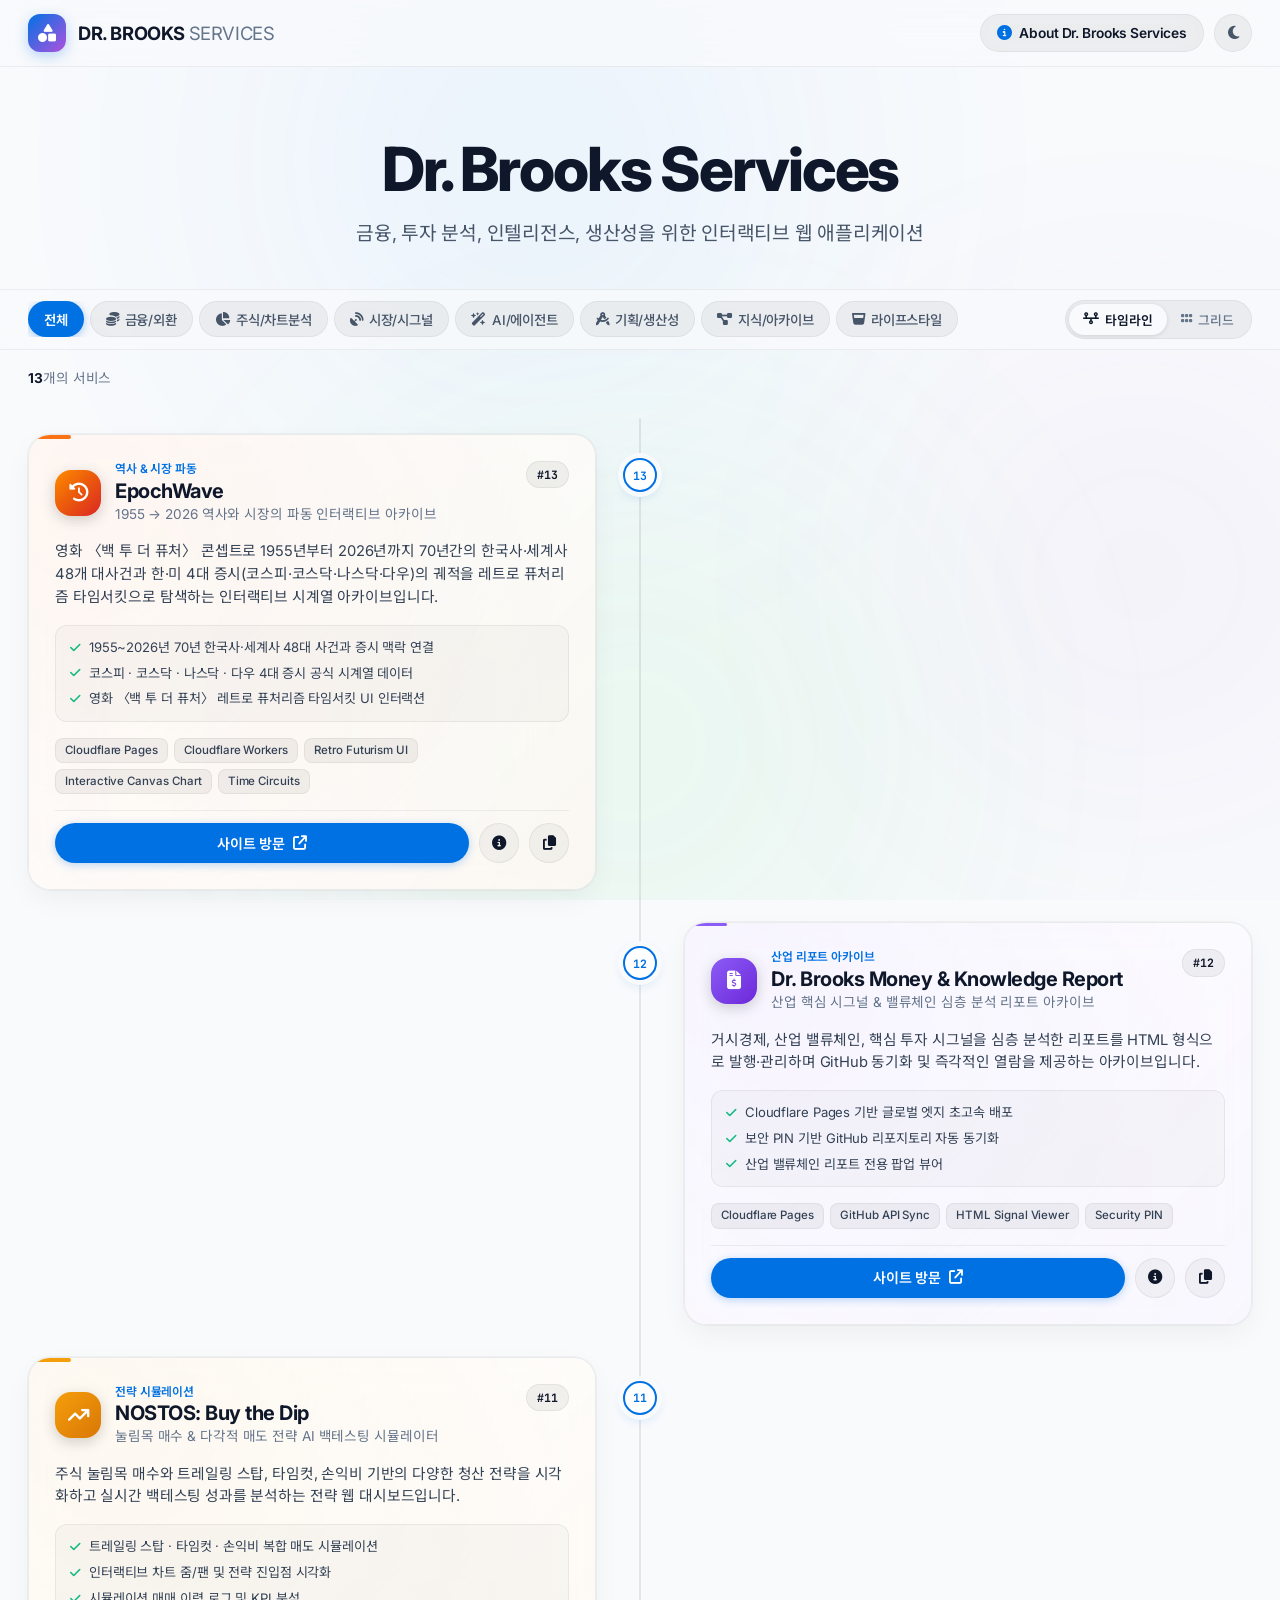
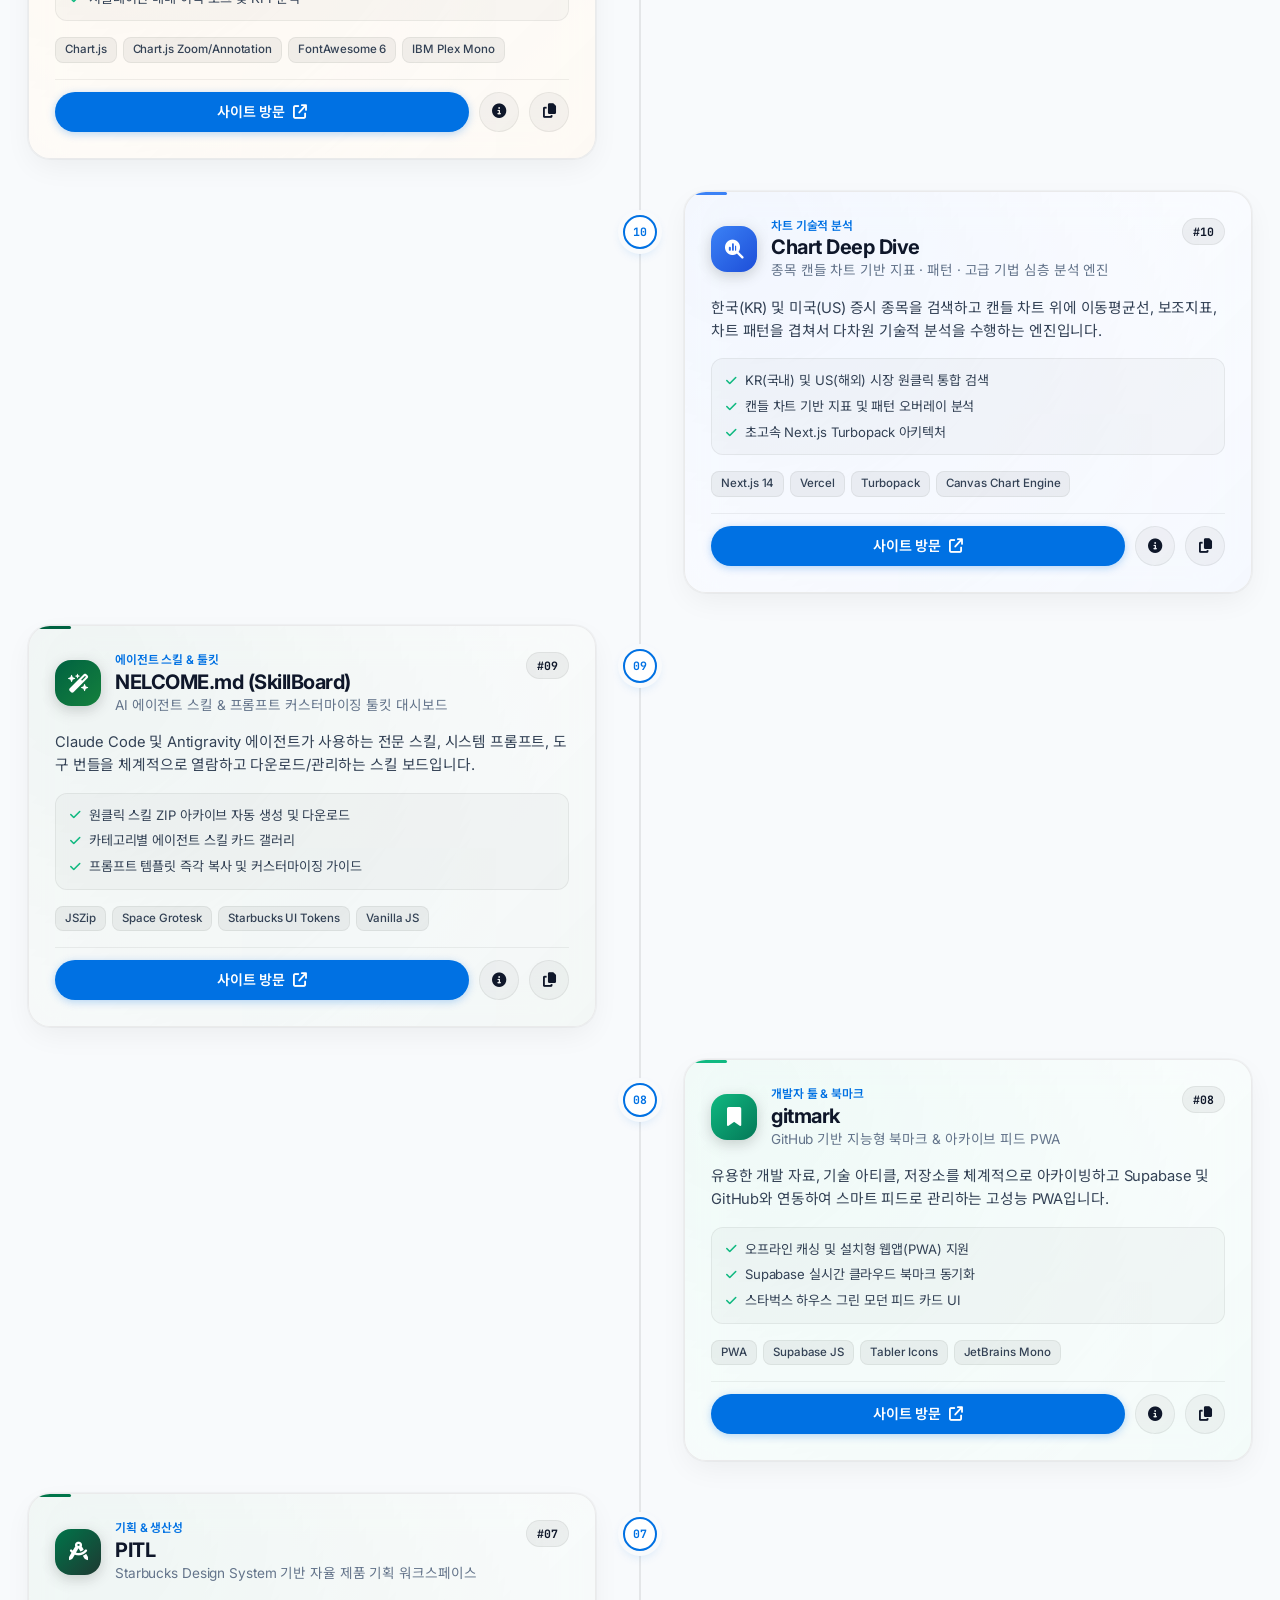
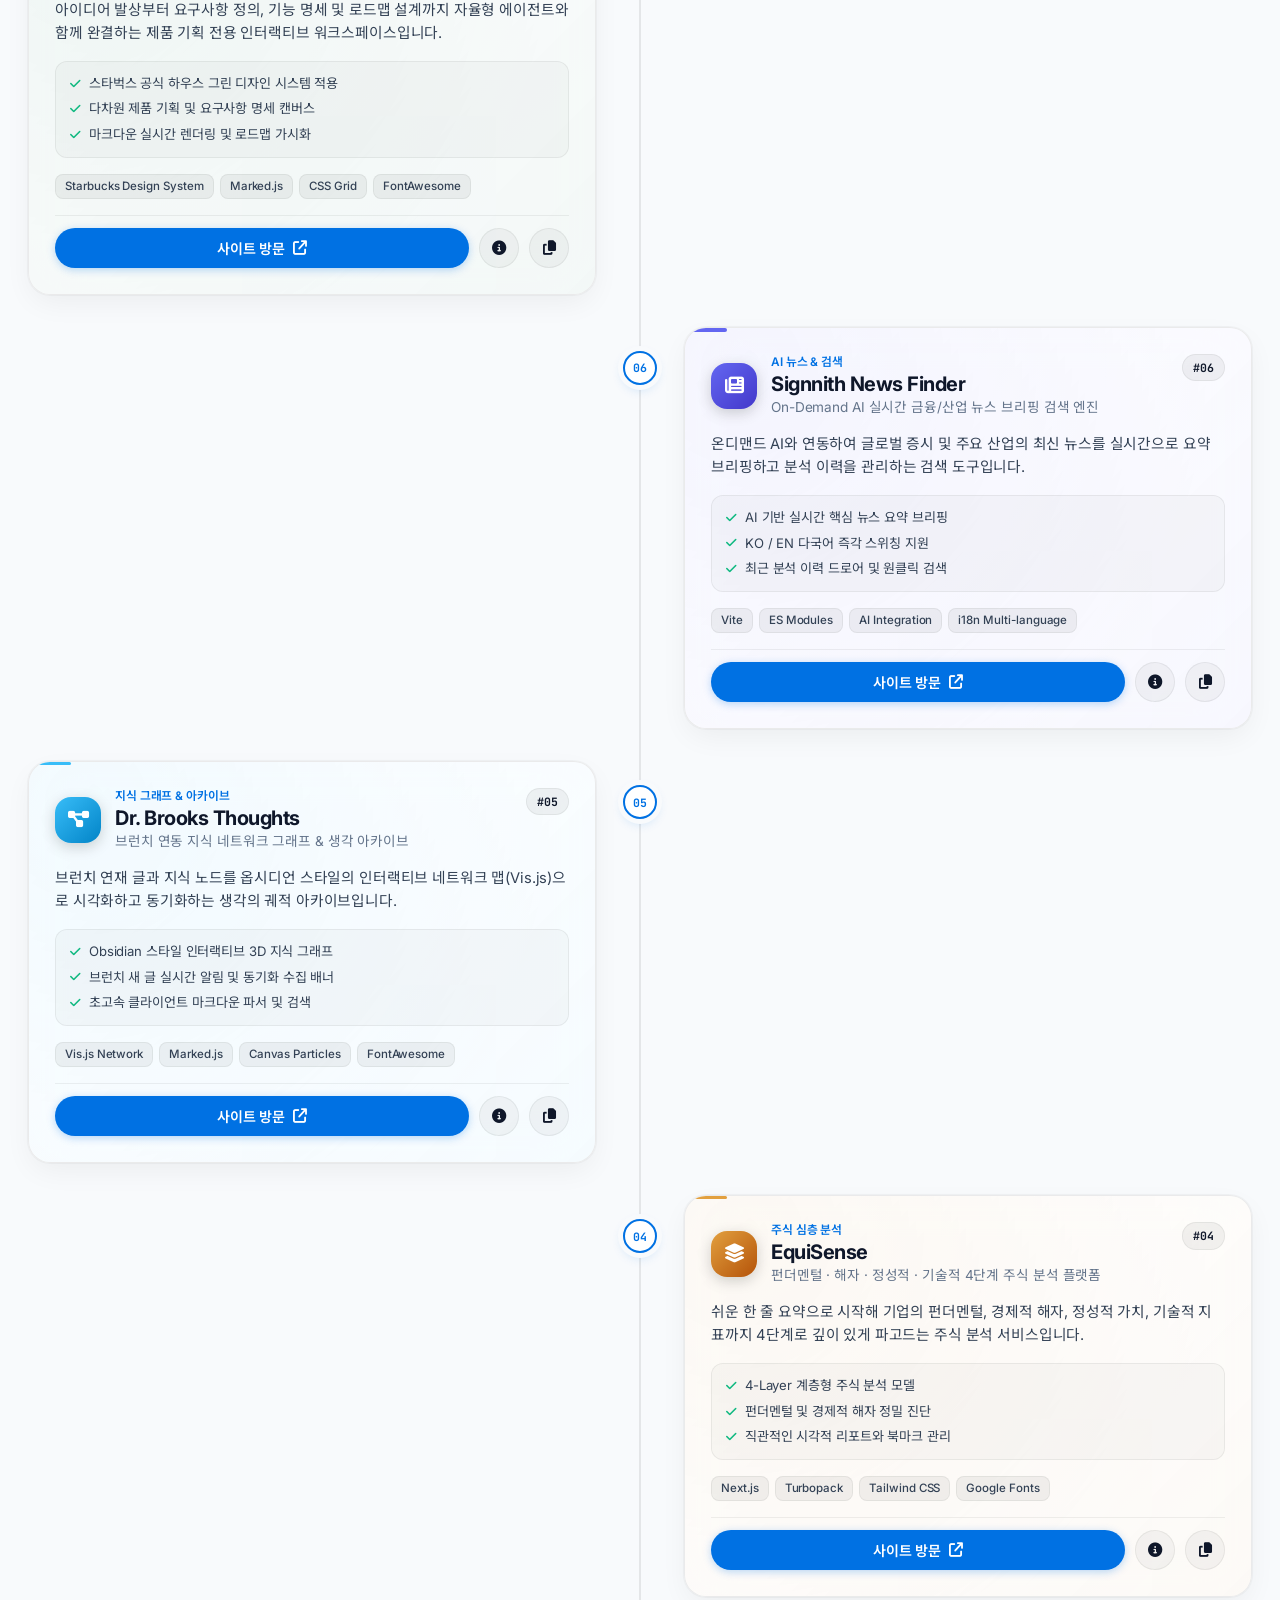
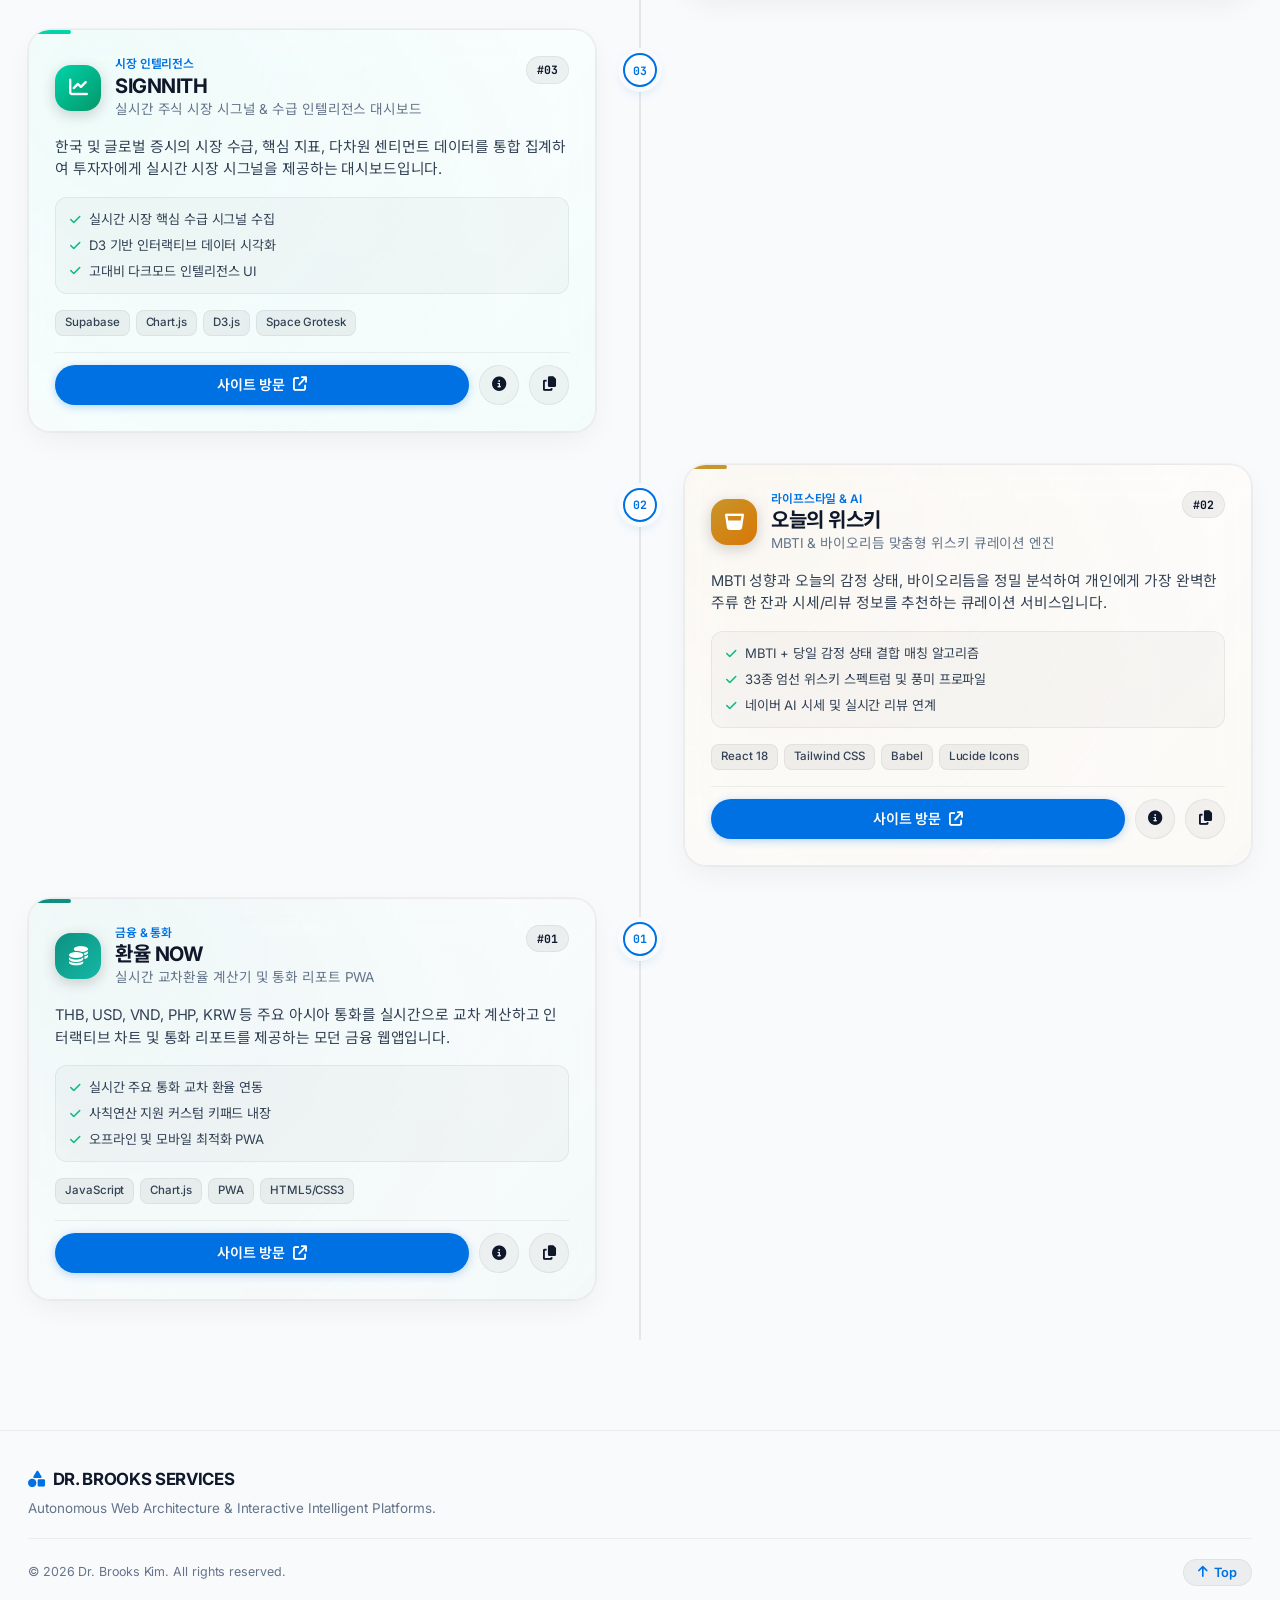
<file: index.html>
<!DOCTYPE html>
<html lang="ko" data-theme="light">
<head>
  <meta charset="UTF-8">
  <meta name="viewport" content="width=device-width, initial-scale=1.0">
  <title>Dr. Brooks Services</title>
  <meta name="description" content="Dr. Brooks Kim의 웹 서비스 및 애플리케이션 포털">
  
  <!-- Open Graph -->
  <meta property="og:title" content="Dr. Brooks Services">
  <meta property="og:description" content="금융, 투자, AI, 생산성을 위한 인터랙티브 웹 서비스 모음">
  <meta property="og:type" content="website">

  <!-- Favicon -->
  <link rel="icon" href="data:image/svg+xml,<svg xmlns=%22http://www.w3.org/2000/svg%22 viewBox=%220 0 100 100%22><text y=%22.9em%22 font-size=%2290%22>🚀</text></svg>">

  <!-- Google Fonts: Inter & Noto Sans KR -->
  <link rel="preconnect" href="https://fonts.googleapis.com">
  <link rel="preconnect" href="https://fonts.gstatic.com" crossorigin>
  <link href="https://fonts.googleapis.com/css2?family=Inter:wght@300;400;500;600;700;800;900&family=JetBrains+Mono:wght@400;500;600;700&family=Noto+Sans+KR:wght@300;400;500;600;700;800;900&display=swap" rel="stylesheet">
  
  <!-- FontAwesome 6 CDN -->
  <link rel="stylesheet" href="https://cdnjs.cloudflare.com/ajax/libs/font-awesome/6.5.1/css/all.min.css">

  <!-- Custom Stylesheet -->
  <link rel="stylesheet" href="style.css?v=20260917_01">
</head>
<body>

  <!-- Ambient Glow Background Canvas -->
  <div class="ambient-glow" aria-hidden="true">
    <div class="glow-sphere sphere-1"></div>
    <div class="glow-sphere sphere-2"></div>
    <div class="glow-sphere sphere-3"></div>
  </div>

  <!-- Main App Shell -->
  <div class="app-layout">
    
    <!-- Top Navigation Header -->
    <header class="site-header">
      <div class="header-container">
        <div class="brand-group">
          <div class="brand-logo">
            <span class="logo-icon"><i class="fa-solid fa-shapes"></i></span>
          </div>
          <div class="brand-meta">
            <h1 class="brand-title">DR. BROOKS <span>SERVICES</span></h1>
          </div>
        </div>

        <div class="header-actions">
          <a href="about.html" class="btn-about-service" title="About Dr. Brooks Services">
            <i class="fa-solid fa-circle-info"></i>
            <span>About Dr. Brooks Services</span>
          </a>
          <button id="themeToggleBtn" class="btn-theme-toggle" aria-label="테마 전환" title="다크/라이트 테마 전환">
            <i class="fa-solid fa-moon icon-dark"></i>
            <i class="fa-solid fa-sun icon-light"></i>
          </button>
        </div>
      </div>
    </header>

    <!-- Hero Section -->
    <section class="hero-section">
      <div class="hero-content">
        <h2 class="hero-title">
          Dr. Brooks Services
        </h2>
        <p class="hero-desc">
          금융, 투자 분석, 인텔리전스, 생산성을 위한 인터랙티브 웹 애플리케이션
        </p>
      </div>
    </section>

    <!-- Interactive Control Bar -->
    <section class="control-section">
      <div class="control-container">
        
        <!-- Category Filter Tabs -->
        <div class="filter-tabs-scroll">
          <div class="filter-tabs" id="categoryFilterGroup" role="tablist">
            <button class="filter-tab active" data-category="all" role="tab" aria-selected="true">
              전체
            </button>
            <button class="filter-tab" data-category="finance" role="tab" aria-selected="false">
              <i class="fa-solid fa-coins"></i> 금융/외환
            </button>
            <button class="filter-tab" data-category="stock" role="tab" aria-selected="false">
              <i class="fa-solid fa-chart-pie"></i> 주식/차트분석
            </button>
            <button class="filter-tab" data-category="market" role="tab" aria-selected="false">
              <i class="fa-solid fa-satellite-dish"></i> 시장/시그널
            </button>
            <button class="filter-tab" data-category="ai" role="tab" aria-selected="false">
              <i class="fa-solid fa-wand-magic-sparkles"></i> AI/에이전트
            </button>
            <button class="filter-tab" data-category="productivity" role="tab" aria-selected="false">
              <i class="fa-solid fa-compass-drafting"></i> 기획/생산성
            </button>
            <button class="filter-tab" data-category="knowledge" role="tab" aria-selected="false">
              <i class="fa-solid fa-diagram-project"></i> 지식/아카이브
            </button>
            <button class="filter-tab" data-category="lifestyle" role="tab" aria-selected="false">
              <i class="fa-solid fa-whiskey-glass"></i> 라이프스타일
            </button>
          </div>
        </div>

        <!-- View Mode Toggle Buttons -->
        <div class="view-toggle-group">
          <button id="viewTimelineBtn" class="btn-view-toggle active" data-view="timeline" title="타임라인 뷰">
            <i class="fa-solid fa-timeline"></i>
            <span class="view-label">타임라인</span>
          </button>
          <button id="viewGridBtn" class="btn-view-toggle" data-view="grid" title="그리드 뷰">
            <i class="fa-solid fa-grip"></i>
            <span class="view-label">그리드</span>
          </button>
        </div>

      </div>
    </section>

    <!-- Active Filter Status & Result Count -->
    <div class="results-bar-container">
      <div class="results-bar">
        <div class="results-count">
          <span id="filteredCount">13</span>개의 서비스
        </div>
        <div class="results-actions">
          <button id="resetFiltersBtn" class="btn-reset-filters hidden">
            <i class="fa-solid fa-rotate-left"></i> 필터 초기화
          </button>
        </div>
      </div>
    </div>

    <!-- Main Content Area: Timeline View or Grid View Container -->
    <main class="main-showcase-container">
      
      <!-- 1. Timeline View Container (Default) -->
      <section id="timelineViewSection" class="timeline-section active">
        <div class="timeline-track"></div>
        <div class="timeline-items" id="timelineItemsContainer">
          <!-- Timeline Cards rendered by app.js -->
        </div>
      </section>

      <!-- 2. Grid View Container -->
      <section id="gridViewSection" class="grid-section">
        <div class="services-grid" id="gridItemsContainer">
          <!-- Grid Cards rendered by app.js -->
        </div>
      </section>

      <!-- Empty State -->
      <div id="emptyStateContainer" class="empty-state hidden">
        <div class="empty-icon"><i class="fa-solid fa-magnifying-glass"></i></div>
        <h3>검색 결과가 없습니다</h3>
        <p>다른 검색어나 카테고리 필터를 선택해 보세요.</p>
        <button id="emptyResetBtn" class="btn btn-primary">전체 서비스 보기</button>
      </div>

    </main>

    <!-- Footer -->
    <footer class="site-footer">
      <div class="footer-container">
        <div class="footer-brand">
          <div class="footer-logo">
            <i class="fa-solid fa-shapes"></i>
            <span>DR. BROOKS SERVICES</span>
          </div>
          <p class="footer-desc">
            Autonomous Web Architecture &amp; Interactive Intelligent Platforms.
          </p>
        </div>
      </div>

      <div class="footer-bottom">
        <p>&copy; 2026 Dr. Brooks Kim. All rights reserved.</p>
        <button id="backToTopBtn" class="btn-back-to-top" title="맨 위로 이동">
          <i class="fa-solid fa-arrow-up"></i> Top
        </button>
      </div>
    </footer>

  </div>

  <!-- Service Detail Modal -->
  <div id="serviceDetailModal" class="modal-overlay hidden" role="dialog" aria-modal="true" aria-labelledby="modalTitle">
    <div class="modal-backdrop" id="modalBackdrop"></div>
    <div class="modal-card">
      
      <!-- Modal Header -->
      <div class="modal-header">
        <div class="modal-badge-group">
          <span class="modal-category-badge" id="modalCategoryBadge">Finance</span>
        </div>
        <button class="modal-close-btn" id="modalCloseBtn" aria-label="닫기">
          <i class="fa-solid fa-xmark"></i>
        </button>
      </div>

      <!-- Modal Body -->
      <div class="modal-body">
        <div class="modal-hero-info">
          <div class="modal-icon-wrap" id="modalIconWrap">
            <i class="fa-solid fa-coins" id="modalIcon"></i>
          </div>
          <div class="modal-titles">
            <h3 class="modal-title" id="modalTitle">서비스명</h3>
            <p class="modal-tagline" id="modalTagline">서비스 슬로건</p>
          </div>
        </div>

        <p class="modal-description" id="modalDesc">상세 설명</p>

        <!-- Highlights Section -->
        <div class="modal-section">
          <h4 class="modal-section-title"><i class="fa-solid fa-star"></i> 주요 기능</h4>
          <ul class="modal-highlights-list" id="modalHighlights">
            <!-- Rendered by JS -->
          </ul>
        </div>

        <!-- Tech Stack Section -->
        <div class="modal-section">
          <h4 class="modal-section-title"><i class="fa-solid fa-code"></i> 기술 스택</h4>
          <div class="modal-tech-stack" id="modalTechStack">
            <!-- Rendered by JS -->
          </div>
        </div>

        <!-- Meta Info Grid -->
        <div class="modal-meta-grid">
          <div class="modal-meta-item">
            <span class="meta-lbl">도메인</span>
            <span class="meta-val" id="modalDomain">drbrookskim.github.io</span>
          </div>
        </div>
      </div>

      <!-- Modal Footer -->
      <div class="modal-footer">
        <button class="btn btn-secondary" id="modalCopyUrlBtn">
          <i class="fa-solid fa-link"></i> 링크 복사
        </button>
        <a href="#" target="_blank" rel="noopener" class="btn btn-primary" id="modalLaunchBtn">
          <span>사이트 방문</span>
          <i class="fa-solid fa-arrow-up-right-from-square"></i>
        </a>
      </div>

    </div>
  </div>

  <!-- Toast Notification Container -->
  <div id="toastContainer" class="toast-container" aria-live="polite"></div>

  <!-- Application Logic -->
  <script src="app.js?v=20260917_01"></script>
</body>
</html>
</file>
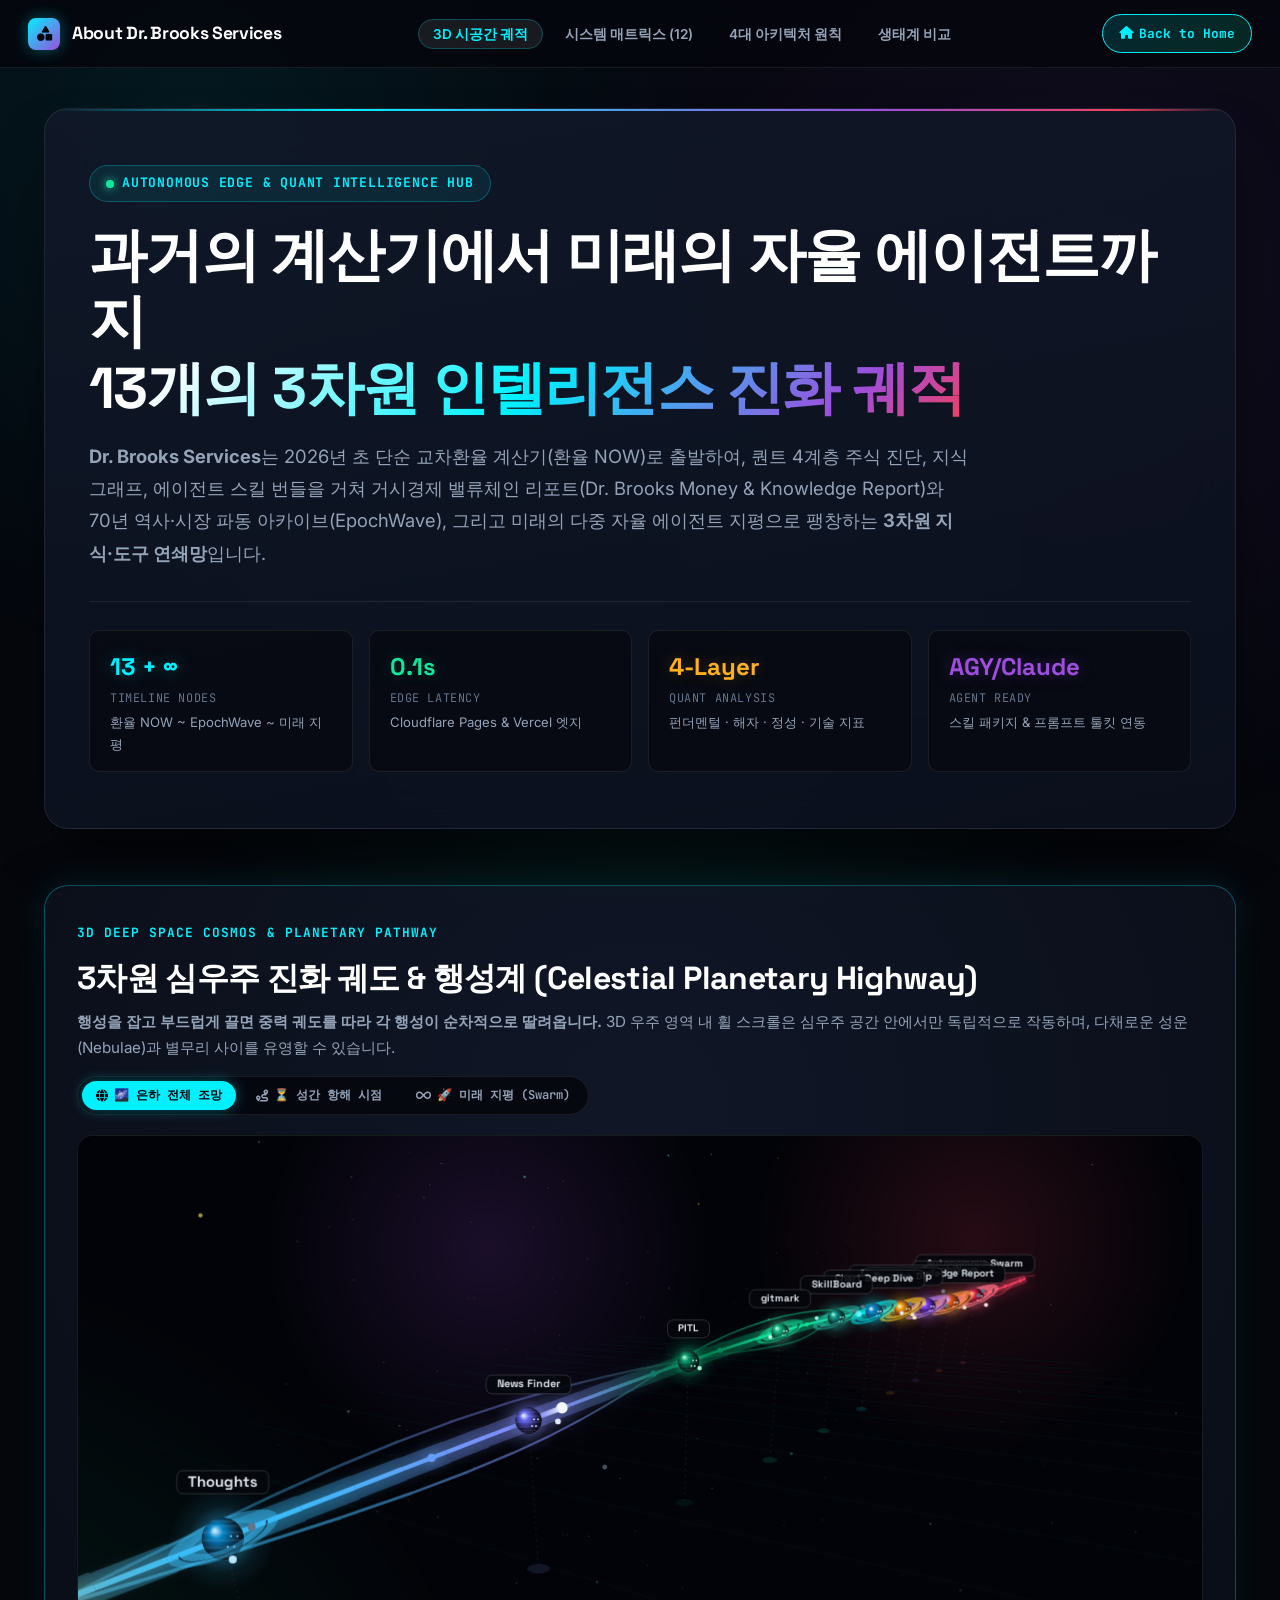
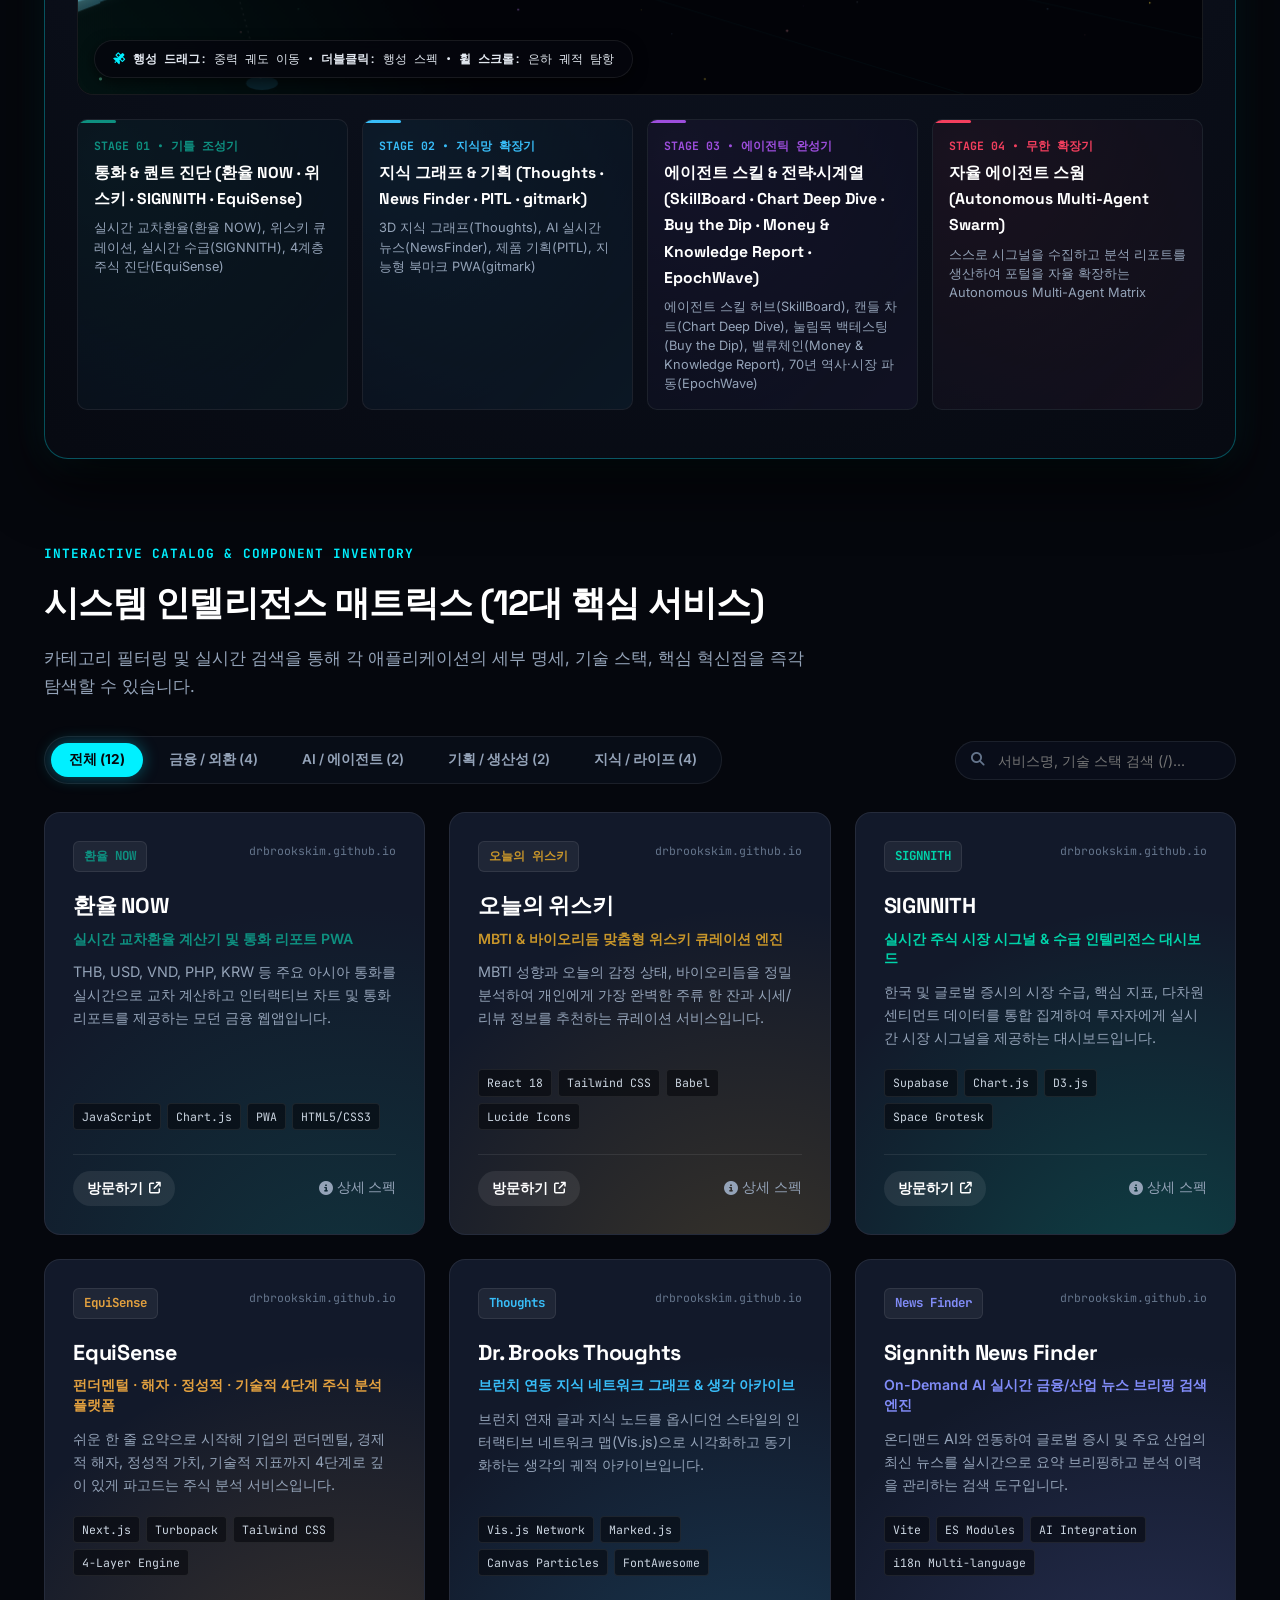
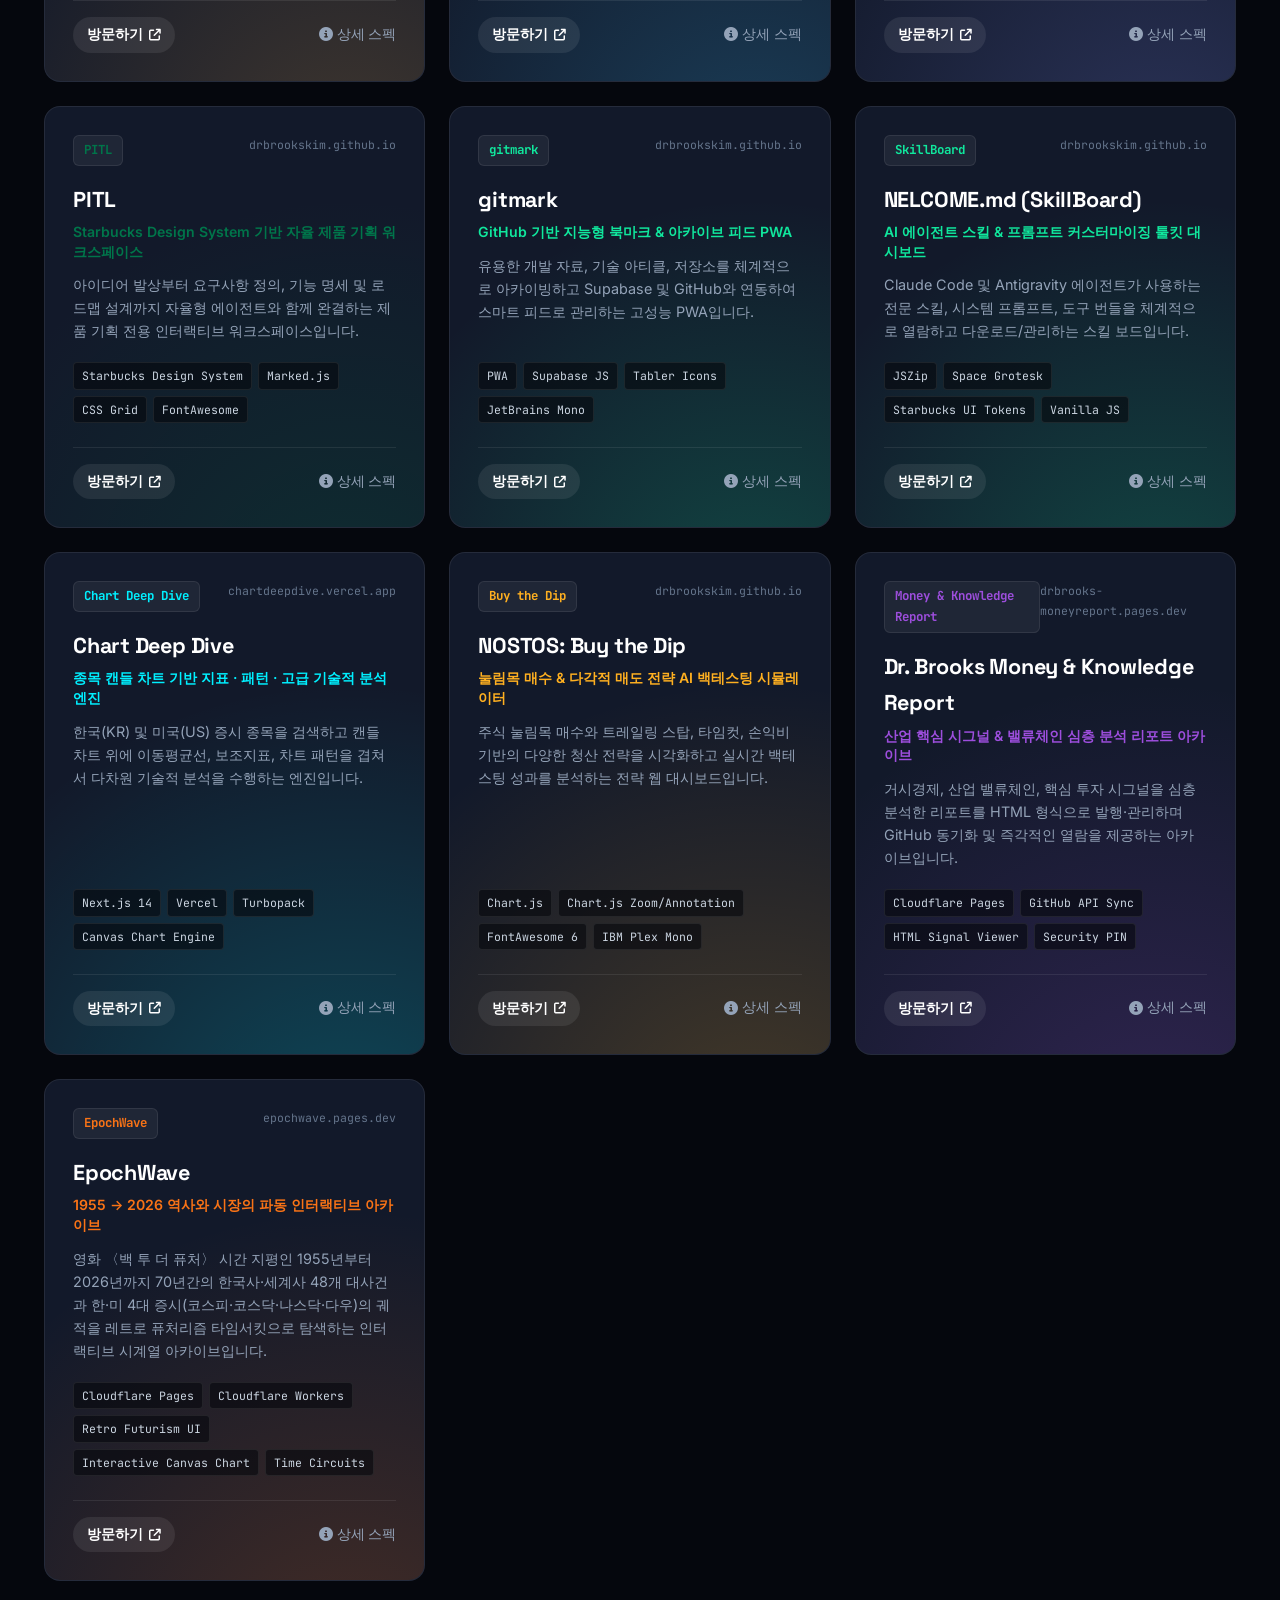
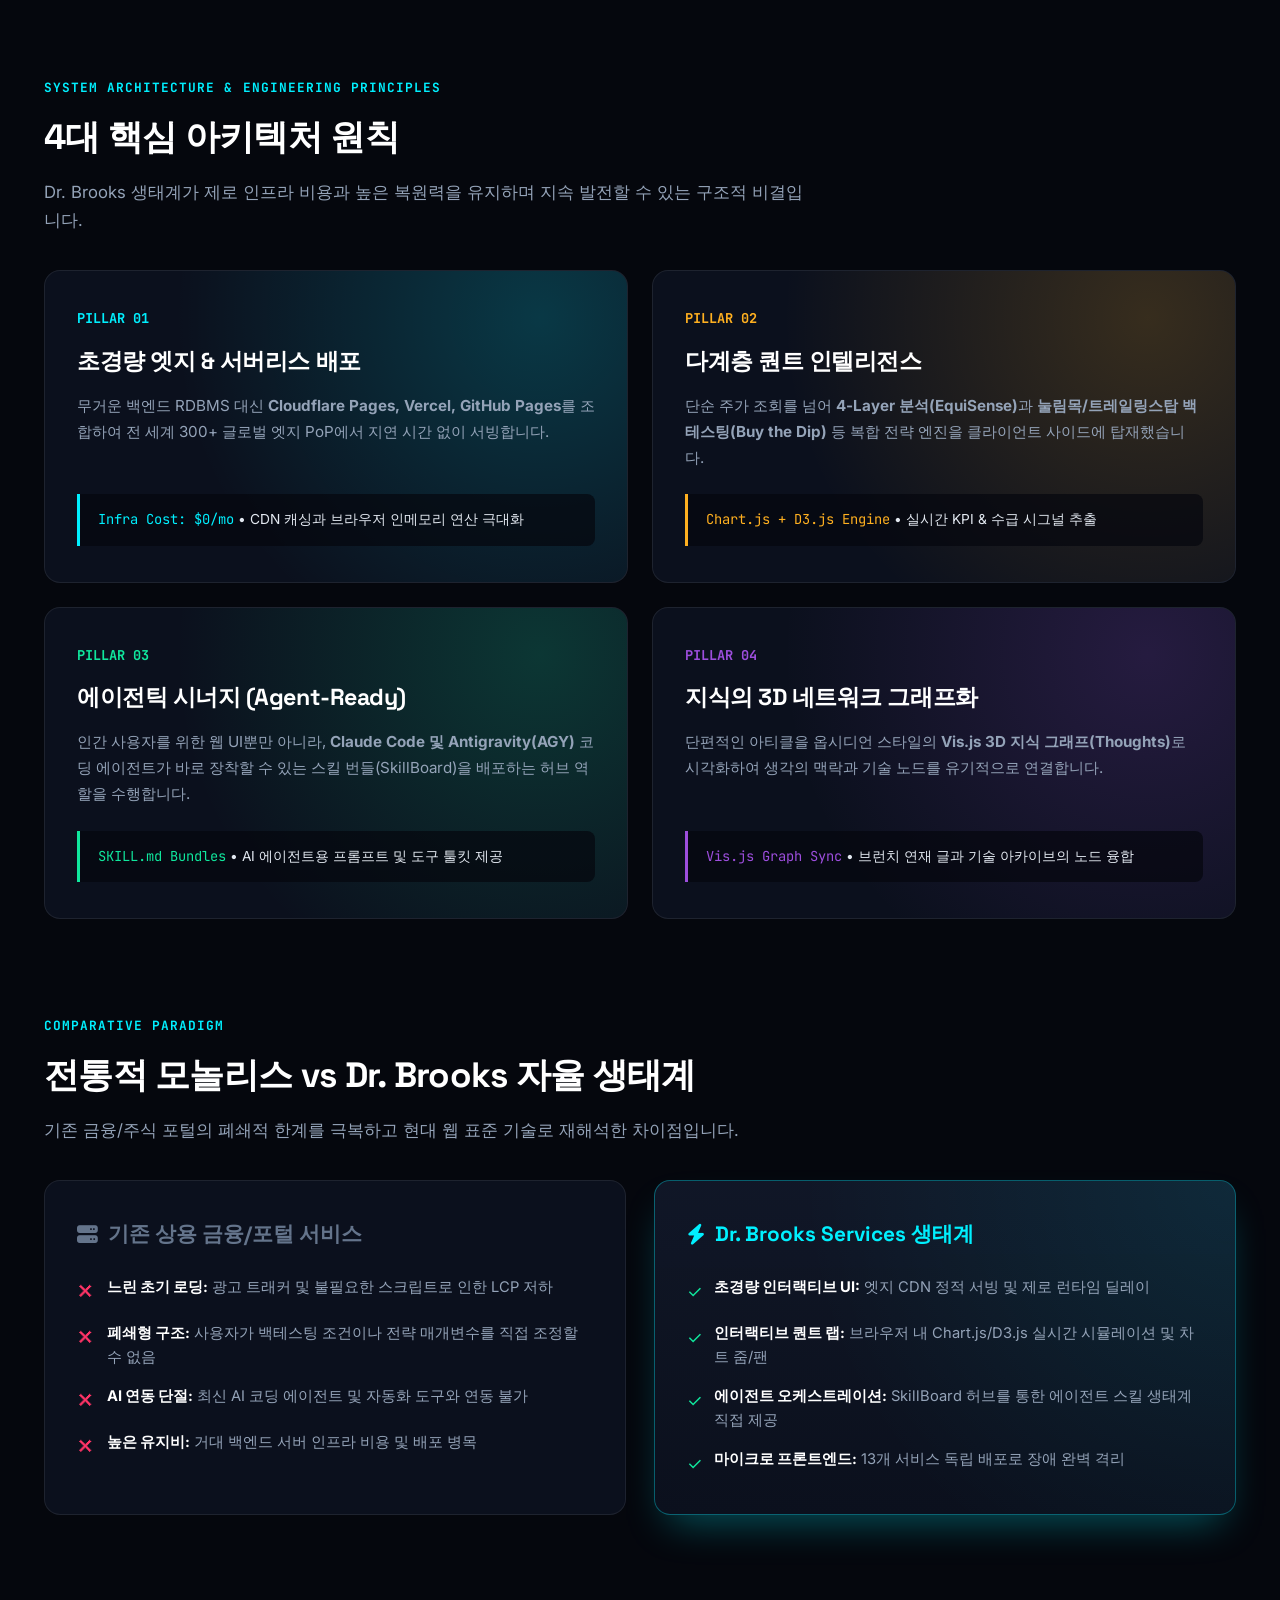
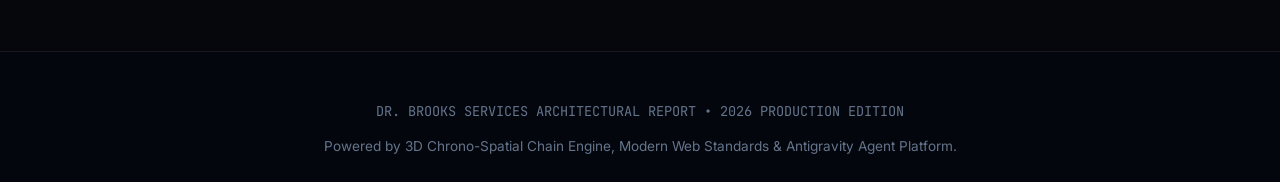
<file: about.html>
<!DOCTYPE html>
<html lang="ko">
<head>
<meta charset="UTF-8">
<meta name="viewport" content="width=device-width, initial-scale=1.0">
<title>Dr. Brooks Services — 3D Chrono-Spatial Chain &amp; Autonomous Web Intelligence</title>

<!-- Fonts: Space Grotesk (Display), JetBrains Mono (Tech/Data), Inter & Pretendard (Body) -->
<link rel="preconnect" href="https://fonts.googleapis.com">
<link rel="preconnect" href="https://fonts.gstatic.com" crossorigin>
<link href="https://fonts.googleapis.com/css2?family=Inter:wght@300;400;500;600;700;800&family=JetBrains+Mono:wght@400;500;700&family=Space+Grotesk:wght@500;600;700;800&display=swap" rel="stylesheet">
<link rel="stylesheet" href="https://cdnjs.cloudflare.com/ajax/libs/font-awesome/6.5.1/css/all.min.css">

<style>
  /* --- 1. DESIGN TOKEN SYSTEM --- */
  :root {
    --obsidian-void: #05070d;
    --slate-panel: #0b101d;
    --slate-card: #12192a;
    --slate-hover: #1b243b;
    
    --cyber-cyan: #00f0ff;
    --cyber-glow: rgba(0, 240, 255, 0.35);
    
    --aurora-emerald: #10e79d;
    --aurora-glow: rgba(16, 231, 157, 0.25);
    
    --solar-amber: #ffb020;
    --solar-glow: rgba(255, 176, 32, 0.25);
    
    --quantum-violet: #9d4edd;
    --quantum-glow: rgba(157, 78, 221, 0.35);
    
    --horizon-pink: #f43f5e;
    --pulse-rose: #ff3366;

    --text-pure: #ffffff;
    --text-primary: #e2e8f0;
    --text-muted: #94a3b8;
    --text-dim: #64748b;

    --border-glass: rgba(255, 255, 255, 0.08);
    --border-active: rgba(0, 240, 255, 0.45);
    
    --font-display: 'Space Grotesk', -apple-system, sans-serif;
    --font-mono: 'JetBrains Mono', monospace;
    --font-body: 'Inter', -apple-system, BlinkMacSystemFont, "Pretendard", sans-serif;

    --radius-xl: 24px;
    --radius-lg: 16px;
    --radius-md: 10px;
    --radius-pill: 9999px;
  }

  /* --- 2. BASE & RESET --- */
  *, *::before, *::after {
    box-sizing: border-box;
    margin: 0;
    padding: 0;
  }

  html {
    scroll-behavior: smooth;
    color-scheme: dark;
  }

  body {
    background-color: var(--obsidian-void);
    color: var(--text-primary);
    font-family: var(--font-body);
    font-size: 16px;
    line-height: 1.68;
    overflow-x: hidden;
    selection-background-color: var(--cyber-cyan);
    selection-color: var(--obsidian-void);
  }

  ::selection {
    background: var(--cyber-cyan);
    color: var(--obsidian-void);
  }

  /* Scroll Progress Indicator */
  .scroll-progress-bar {
    position: fixed;
    top: 0;
    left: 0;
    width: 0%;
    height: 3px;
    background: linear-gradient(90deg, var(--cyber-cyan), var(--aurora-emerald), var(--quantum-violet), var(--horizon-pink));
    z-index: 1000;
    box-shadow: 0 0 14px var(--cyber-cyan);
    transition: width 0.1s linear;
  }

  /* Ambient Living Canvas */
  .ambient-canvas {
    position: fixed;
    inset: 0;
    pointer-events: none;
    z-index: 0;
    overflow: hidden;
  }
  .ambient-mesh {
    position: absolute;
    width: 100%;
    height: 100%;
    background-image: 
      radial-gradient(circle at 15% 15%, rgba(0, 240, 255, 0.08) 0%, transparent 40%),
      radial-gradient(circle at 85% 30%, rgba(157, 78, 221, 0.09) 0%, transparent 45%),
      radial-gradient(circle at 50% 80%, rgba(16, 231, 157, 0.07) 0%, transparent 50%);
  }

  /* --- 3. NAVIGATION BAR --- */
  .top-nav {
    position: sticky;
    top: 0;
    z-index: 900;
    background: rgba(5, 7, 13, 0.85);
    backdrop-filter: blur(20px);
    -webkit-backdrop-filter: blur(20px);
    border-bottom: 1px solid var(--border-glass);
    padding: 14px 28px;
    display: flex;
    justify-content: space-between;
    align-items: center;
  }
  .nav-brand {
    display: flex;
    align-items: center;
    gap: 12px;
    text-decoration: none;
    color: var(--text-pure);
    font-family: var(--font-display);
    font-size: 1.1rem;
    font-weight: 800;
    letter-spacing: -0.02em;
  }
  .brand-icon-pulse {
    width: 32px;
    height: 32px;
    border-radius: 8px;
    background: linear-gradient(135deg, var(--cyber-cyan), var(--quantum-violet));
    display: flex;
    align-items: center;
    justify-content: center;
    color: var(--obsidian-void);
    font-size: 0.95rem;
    box-shadow: 0 0 16px var(--cyber-glow);
  }
  .brand-name span {
    color: var(--cyber-cyan);
    font-weight: 600;
    font-size: 0.85em;
    margin-left: 4px;
  }
  .nav-menu {
    display: flex;
    align-items: center;
    gap: 8px;
    list-style: none;
  }
  @media (max-width: 768px) {
    .nav-menu { display: none; }
  }
  .nav-link {
    color: var(--text-muted);
    text-decoration: none;
    font-size: 0.85rem;
    font-weight: 600;
    padding: 6px 14px;
    border-radius: var(--radius-pill);
    transition: all 0.2s cubic-bezier(0.16, 1, 0.3, 1);
  }
  .nav-link:hover, .nav-link.active {
    color: var(--text-pure);
    background: rgba(255, 255, 255, 0.08);
  }
  .nav-link.active {
    color: var(--cyber-cyan);
    border: 1px solid rgba(0, 240, 255, 0.25);
  }
  .nav-cta-btn {
    background: linear-gradient(135deg, rgba(0, 240, 255, 0.15), rgba(16, 231, 157, 0.15));
    border: 1px solid var(--cyber-cyan);
    color: var(--cyber-cyan);
    font-family: var(--font-mono);
    font-size: 0.8rem;
    font-weight: 700;
    padding: 8px 16px;
    border-radius: var(--radius-pill);
    text-decoration: none;
    display: inline-flex;
    align-items: center;
    gap: 6px;
    transition: all 0.25s;
  }
  .nav-cta-btn:hover {
    background: var(--cyber-cyan);
    color: var(--obsidian-void);
    box-shadow: 0 0 20px var(--cyber-glow);
    transform: translateY(-1px);
  }

  /* --- 4. SHELL CONTAINER --- */
  .app-shell {
    position: relative;
    z-index: 10;
    max-width: 1240px;
    margin: 0 auto;
    padding: 40px 24px;
  }

  /* --- 5. HERO SECTION (EDITORIAL THESIS) --- */
  .hero-wrapper {
    position: relative;
    margin-bottom: 56px;
  }
  .hero-panel {
    background: linear-gradient(170deg, rgba(18, 25, 42, 0.85) 0%, rgba(11, 16, 29, 0.95) 100%);
    border: 1px solid var(--border-glass);
    border-radius: var(--radius-xl);
    padding: 56px 44px;
    box-shadow: 0 30px 60px -20px rgba(0, 0, 0, 0.75);
    backdrop-filter: blur(24px);
    position: relative;
    overflow: hidden;
  }
  .hero-panel::before {
    content: '';
    position: absolute;
    top: 0;
    left: 0;
    right: 0;
    height: 2px;
    background: linear-gradient(90deg, transparent 0%, var(--cyber-cyan) 25%, var(--quantum-violet) 70%, var(--horizon-pink) 90%, transparent 100%);
  }
  
  .hero-eyebrow {
    display: inline-flex;
    align-items: center;
    gap: 8px;
    padding: 6px 16px;
    background: rgba(0, 240, 255, 0.08);
    border: 1px solid rgba(0, 240, 255, 0.25);
    border-radius: var(--radius-pill);
    color: var(--cyber-cyan);
    font-family: var(--font-mono);
    font-size: 0.82rem;
    font-weight: 700;
    text-transform: uppercase;
    letter-spacing: 0.06em;
    margin-bottom: 20px;
  }
  .live-dot {
    width: 8px;
    height: 8px;
    border-radius: 50%;
    background: var(--aurora-emerald);
    box-shadow: 0 0 10px var(--aurora-emerald);
    animation: livePulse 2s infinite;
  }
  @keyframes livePulse {
    0%, 100% { opacity: 1; transform: scale(1); }
    50% { opacity: 0.4; transform: scale(0.85); }
  }

  .hero-headline {
    font-family: var(--font-display);
    font-size: clamp(2.3rem, 4.8vw, 3.6rem);
    font-weight: 800;
    line-height: 1.16;
    letter-spacing: -0.03em;
    color: var(--text-pure);
    margin-bottom: 18px;
  }
  .hero-headline .gradient-text {
    background: linear-gradient(135deg, #ffffff 10%, var(--cyber-cyan) 50%, var(--quantum-violet) 85%, var(--horizon-pink) 100%);
    -webkit-background-clip: text;
    -webkit-text-fill-color: transparent;
  }

  .hero-lead {
    font-size: 1.15rem;
    color: var(--text-muted);
    max-width: 880px;
    line-height: 1.75;
    margin-bottom: 32px;
  }

  /* Telemetry Grid */
  .telemetry-grid {
    display: grid;
    grid-template-columns: repeat(4, 1fr);
    gap: 16px;
    padding-top: 28px;
    border-top: 1px solid var(--border-glass);
  }
  @media (max-width: 900px) {
    .telemetry-grid { grid-template-columns: repeat(2, 1fr); }
  }
  @media (max-width: 540px) {
    .telemetry-grid { grid-template-columns: 1fr; }
  }

  .telemetry-card {
    background: rgba(5, 7, 13, 0.6);
    border: 1px solid var(--border-glass);
    border-radius: var(--radius-md);
    padding: 16px 20px;
    transition: all 0.2s;
  }
  .telemetry-card:hover {
    border-color: var(--border-active);
    transform: translateY(-2px);
  }
  .telemetry-metric {
    font-family: var(--font-display);
    font-size: 1.5rem;
    font-weight: 800;
    margin-bottom: 2px;
  }
  .telemetry-metric.cyan { color: var(--cyber-cyan); text-shadow: 0 0 16px var(--cyber-glow); }
  .telemetry-metric.emerald { color: var(--aurora-emerald); text-shadow: 0 0 16px var(--aurora-glow); }
  .telemetry-metric.amber { color: var(--solar-amber); text-shadow: 0 0 16px var(--solar-glow); }
  .telemetry-metric.violet { color: var(--quantum-violet); text-shadow: 0 0 16px var(--quantum-glow); }

  .telemetry-label {
    font-family: var(--font-mono);
    font-size: 0.74rem;
    text-transform: uppercase;
    letter-spacing: 0.05em;
    color: var(--text-dim);
  }
  .telemetry-sub {
    font-size: 0.82rem;
    color: var(--text-muted);
    margin-top: 2px;
  }

  /* --- 6. SECTION: 3D CHRONO-SPATIAL CHAIN & ORBIT ENGINE --- */
  .chrono-section {
    background: radial-gradient(circle at 50% 20%, rgba(18, 25, 42, 0.9) 0%, rgba(7, 10, 18, 0.98) 100%);
    border: 1px solid rgba(0, 240, 255, 0.3);
    border-radius: var(--radius-xl);
    padding: 36px 32px 48px;
    box-shadow: 0 25px 60px rgba(0, 0, 0, 0.8), 0 0 35px rgba(0, 240, 255, 0.12);
    margin-bottom: 84px;
    position: relative;
    overflow: hidden;
  }
  .chrono-header {
    display: flex;
    justify-content: space-between;
    align-items: flex-end;
    margin-bottom: 20px;
    flex-wrap: wrap;
    gap: 16px;
  }
  .chrono-title-group h2 {
    font-family: var(--font-display);
    font-size: 2rem;
    font-weight: 800;
    color: var(--text-pure);
    letter-spacing: -0.02em;
  }
  .chrono-title-group p {
    color: var(--text-muted);
    font-size: 0.95rem;
    margin-top: 4px;
  }

  /* Camera Presets Toolbar */
  .cam-controls {
    display: flex;
    gap: 6px;
    flex-wrap: wrap;
    background: rgba(5, 7, 13, 0.85);
    padding: 4px;
    border-radius: var(--radius-pill);
    border: 1px solid var(--border-glass);
  }
  .btn-cam-preset {
    background: transparent;
    border: none;
    color: var(--text-muted);
    font-family: var(--font-mono);
    font-size: 0.76rem;
    font-weight: 600;
    padding: 6px 14px;
    border-radius: var(--radius-pill);
    cursor: pointer;
    transition: all 0.2s;
    display: inline-flex;
    align-items: center;
    gap: 6px;
  }
  .btn-cam-preset:hover {
    color: var(--text-pure);
    background: rgba(255, 255, 255, 0.08);
  }
  .btn-cam-preset.active {
    background: var(--cyber-cyan);
    color: var(--obsidian-void);
    font-weight: 800;
    box-shadow: 0 0 14px var(--cyber-glow);
  }

  /* 3D Canvas Viewport Container (Overscroll / Wheel strictly isolated) */
  .viewport-3d-box {
    position: relative;
    width: 100%;
    height: 560px;
    border-radius: var(--radius-lg);
    background: #04060b;
    border: 1px solid var(--border-glass);
    overflow: hidden;
    cursor: grab;
    user-select: none;
    overscroll-behavior: contain;
    touch-action: none;
  }
  .viewport-3d-box.is-node-drag {
    cursor: ew-resize !important;
  }
  .viewport-3d-box:active {
    cursor: grabbing !important;
  }
  
  #chronoCanvas {
    position: absolute;
    inset: 0;
    width: 100%;
    height: 100%;
    display: block;
  }

  /* Floating 3D Holographic Side Callout HUD Tooltip with Slow Entrance & Reverse Collapse on Exit */
  .hud-3d-tooltip {
    position: absolute;
    pointer-events: none;
    z-index: 50;
    background: rgba(11, 16, 29, 0.95);
    backdrop-filter: blur(20px);
    -webkit-backdrop-filter: blur(20px);
    border: 1px solid var(--hud-accent, var(--cyber-cyan));
    border-radius: var(--radius-lg);
    padding: 18px 22px;
    box-shadow: 0 16px 40px rgba(0, 0, 0, 0.75), 0 0 25px color-mix(in srgb, var(--hud-accent, var(--cyber-cyan)) 35%, transparent);
    min-width: 290px;
    max-width: 350px;
    opacity: 0;
    visibility: hidden;
    /* Reverse exit transition: collapses back into the line origin */
    transition: opacity 0.65s cubic-bezier(0.4, 0, 0.2, 1),
                transform 0.65s cubic-bezier(0.4, 0, 0.2, 1),
                border-color 0.4s ease,
                box-shadow 0.4s ease,
                visibility 0.65s;
    overflow: hidden;
  }

  /* Directional Outward Blooming & Reverse Collapse */
  .hud-3d-tooltip.hud-dir-right {
    transform-origin: left bottom;
    transform: scale(0.78) translateX(-28px) translateY(28px);
  }
  .hud-3d-tooltip.hud-dir-right.active {
    transform: scale(1) translateX(0) translateY(0);
    /* Slower, majestic entrance */
    transition: opacity 0.88s cubic-bezier(0.16, 1, 0.3, 1),
                transform 0.88s cubic-bezier(0.16, 1, 0.3, 1),
                border-color 0.4s ease,
                box-shadow 0.4s ease,
                visibility 0.88s;
  }

  .hud-3d-tooltip.hud-dir-left {
    transform-origin: right bottom;
    transform: scale(0.78) translateX(28px) translateY(28px);
  }
  .hud-3d-tooltip.hud-dir-left.active {
    transform: scale(1) translateX(0) translateY(0);
    /* Slower, majestic entrance */
    transition: opacity 0.88s cubic-bezier(0.16, 1, 0.3, 1),
                transform 0.88s cubic-bezier(0.16, 1, 0.3, 1),
                border-color 0.4s ease,
                box-shadow 0.4s ease,
                visibility 0.88s;
  }

  /* Natural Outward Dynamic Gradient Fill */
  .hud-3d-tooltip::before {
    content: '';
    position: absolute;
    inset: 0;
    opacity: 0;
    transition: opacity 0.65s cubic-bezier(0.4, 0, 0.2, 1), transform 0.65s cubic-bezier(0.4, 0, 0.2, 1);
    z-index: -1;
    pointer-events: none;
  }

  .hud-3d-tooltip.hud-dir-right::before {
    background: linear-gradient(
      135deg,
      rgba(255, 255, 255, 0.04) 0%,
      rgba(11, 16, 29, 0.25) 25%,
      color-mix(in srgb, var(--hud-accent, var(--cyber-cyan)) 16%, transparent) 65%,
      color-mix(in srgb, var(--hud-accent, var(--cyber-cyan)) 40%, transparent) 100%
    );
    transform: translateX(-35px) translateY(35px);
  }

  .hud-3d-tooltip.hud-dir-left::before {
    background: linear-gradient(
      225deg,
      rgba(255, 255, 255, 0.04) 0%,
      rgba(11, 16, 29, 0.25) 25%,
      color-mix(in srgb, var(--hud-accent, var(--cyber-cyan)) 16%, transparent) 65%,
      color-mix(in srgb, var(--hud-accent, var(--cyber-cyan)) 40%, transparent) 100%
    );
    transform: translateX(35px) translateY(35px);
  }

  /* Shimmer Light Bar */
  .hud-3d-tooltip::after {
    content: '';
    position: absolute;
    bottom: 0;
    left: 0;
    right: 0;
    height: 3px;
    background: linear-gradient(90deg, transparent, var(--hud-accent, var(--cyber-cyan)), transparent);
    opacity: 0;
    transform: scaleX(0);
    transition: opacity 0.5s ease, transform 0.5s ease;
  }

  .hud-3d-tooltip.active {
    opacity: 1;
    visibility: visible;
    pointer-events: auto;
  }

  .hud-3d-tooltip.active::before {
    opacity: 1;
    transform: translateX(0) translateY(0);
    transition: opacity 0.95s cubic-bezier(0.16, 1, 0.3, 1), transform 0.95s cubic-bezier(0.16, 1, 0.3, 1);
  }

  .hud-3d-tooltip.active::after {
    opacity: 1;
    transform: scaleX(1);
    transition: opacity 0.8s ease 0.15s, transform 0.8s cubic-bezier(0.16, 1, 0.3, 1) 0.15s;
  }
  .hud-top {
    display: flex;
    justify-content: space-between;
    align-items: center;
    margin-bottom: 6px;
  }
  .hud-badge {
    font-family: var(--font-mono);
    font-size: 0.72rem;
    font-weight: 700;
    padding: 2px 8px;
    border-radius: 4px;
    background: rgba(0, 240, 255, 0.15);
    color: var(--cyber-cyan);
    border: 1px solid rgba(0, 240, 255, 0.3);
  }
  .hud-era {
    font-family: var(--font-mono);
    font-size: 0.7rem;
    color: var(--text-dim);
  }
  .hud-title {
    font-family: var(--font-display);
    font-size: 1.15rem;
    font-weight: 800;
    color: var(--text-pure);
    margin-bottom: 4px;
  }
  .hud-tagline {
    font-size: 0.82rem;
    color: var(--solar-amber);
    font-weight: 600;
    margin-bottom: 8px;
    line-height: 1.35;
  }
  .hud-desc {
    font-size: 0.8rem;
    color: var(--text-muted);
    line-height: 1.5;
    margin-bottom: 12px;
  }
  .hud-action {
    display: flex;
    justify-content: space-between;
    align-items: center;
    padding-top: 10px;
    border-top: 1px solid var(--border-glass);
  }
  .hud-click-hint {
    font-family: var(--font-mono);
    font-size: 0.72rem;
    color: var(--cyber-cyan);
    display: flex;
    align-items: center;
    gap: 4px;
  }

  /* 3D Interaction Guide Overlay */
  .viewport-overlay-hint {
    position: absolute;
    bottom: 16px;
    left: 16px;
    background: rgba(5, 7, 13, 0.85);
    backdrop-filter: blur(10px);
    border: 1px solid var(--border-glass);
    border-radius: var(--radius-pill);
    padding: 8px 18px;
    font-family: var(--font-mono);
    font-size: 0.75rem;
    color: var(--text-primary);
    display: flex;
    align-items: center;
    gap: 8px;
    pointer-events: none;
    box-shadow: 0 4px 14px rgba(0, 0, 0, 0.6);
  }

  /* Evolutionary Stages Indicator */
  .evolution-stages-grid {
    display: grid;
    grid-template-columns: repeat(4, 1fr);
    gap: 14px;
    margin-top: 24px;
  }
  @media (max-width: 900px) {
    .evolution-stages-grid { grid-template-columns: repeat(2, 1fr); }
  }
  /* Keyframes for Ambient Breathing Gradient Glow & Shimmer */
  @keyframes tileGradientBreath {
    0% {
      opacity: 0.22;
      transform: scale(0.97) translateY(4px);
    }
    50% {
      opacity: 0.48;
      transform: scale(1.03) translateY(-2px);
    }
    100% {
      opacity: 0.22;
      transform: scale(0.97) translateY(4px);
    }
  }

  @keyframes shimmerSheen {
    0% {
      background-position: -200% 0;
    }
    100% {
      background-position: 200% 0;
    }
  }

  /* Evolutionary Stages Indicator */
  .evolution-stages-grid {
    display: grid;
    grid-template-columns: repeat(4, 1fr);
    gap: 14px;
    margin-top: 24px;
  }
  @media (max-width: 900px) {
    .evolution-stages-grid { grid-template-columns: repeat(2, 1fr); }
  }
  @media (max-width: 500px) {
    .evolution-stages-grid { grid-template-columns: 1fr; }
  }
  .stage-box {
    background: rgba(11, 16, 29, 0.75);
    border: 1px solid var(--border-glass);
    border-radius: var(--radius-md);
    padding: 16px;
    position: relative;
    overflow: hidden;
    transition: all 0.35s cubic-bezier(0.16, 1, 0.3, 1);
    z-index: 1;
  }
  .stage-box::before {
    content: '';
    position: absolute;
    top: 0;
    left: 0;
    width: 38px;
    height: 3px;
    background: var(--stage-color, var(--cyber-cyan));
    border-radius: 2px;
    z-index: 2;
    transition: width 0.35s ease;
  }
  /* Natural Color-Matched Gradient Fill Layer */
  .stage-box::after {
    content: '';
    position: absolute;
    inset: 0;
    background: radial-gradient(circle at 10% 10%, color-mix(in srgb, var(--stage-color, var(--cyber-cyan)) 26%, transparent) 0%, rgba(11, 16, 29, 0) 75%),
                linear-gradient(135deg, transparent 0%, color-mix(in srgb, var(--stage-color, var(--cyber-cyan)) 20%, transparent) 100%);
    opacity: 0.25;
    transition: opacity 0.4s ease, transform 0.4s cubic-bezier(0.16, 1, 0.3, 1);
    z-index: -1;
    animation: tileGradientBreath 6s ease-in-out infinite alternate;
  }
  .stage-box:hover {
    border-color: var(--stage-color, var(--cyber-cyan));
    background: rgba(18, 25, 42, 0.92);
    transform: translateY(-4px);
    box-shadow: 0 14px 28px -8px color-mix(in srgb, var(--stage-color, var(--cyber-cyan)) 38%, transparent),
                0 0 18px -4px color-mix(in srgb, var(--stage-color, var(--cyber-cyan)) 24%, transparent);
  }
  .stage-box:hover::before {
    width: 100%;
  }
  .stage-box:hover::after {
    opacity: 1;
    transform: scale(1.05);
  }
  .stage-tag {
    font-family: var(--font-mono);
    font-size: 0.72rem;
    font-weight: 700;
    color: var(--stage-color, var(--cyber-cyan));
    margin-bottom: 4px;
    display: flex;
    align-items: center;
    gap: 4px;
  }
  .stage-name {
    font-family: var(--font-display);
    font-size: 0.98rem;
    font-weight: 700;
    color: var(--text-pure);
    margin-bottom: 6px;
  }
  .stage-summary {
    font-size: 0.8rem;
    color: var(--text-muted);
    line-height: 1.5;
  }

  /* --- 7. SECTION HEADERS & CATALOG MATRIX --- */
  .section-wrap {
    margin-bottom: 96px;
    scroll-margin-top: 80px;
  }
  .section-tag {
    font-family: var(--font-mono);
    font-size: 0.8rem;
    font-weight: 700;
    color: var(--cyber-cyan);
    letter-spacing: 0.08em;
    text-transform: uppercase;
    display: block;
    margin-bottom: 8px;
  }
  .section-title {
    font-family: var(--font-display);
    font-size: 2.2rem;
    font-weight: 800;
    letter-spacing: -0.02em;
    color: var(--text-pure);
    margin-bottom: 12px;
  }
  .section-description {
    font-size: 1.05rem;
    color: var(--text-muted);
    max-width: 760px;
    margin-bottom: 36px;
  }

  .matrix-toolbar {
    display: flex;
    justify-content: space-between;
    align-items: center;
    gap: 16px;
    margin-bottom: 28px;
    flex-wrap: wrap;
  }
  .filter-ribbon {
    display: flex;
    gap: 8px;
    flex-wrap: wrap;
    background: rgba(11, 16, 29, 0.7);
    padding: 6px;
    border-radius: var(--radius-pill);
    border: 1px solid var(--border-glass);
  }
  .filter-chip {
    background: transparent;
    border: none;
    color: var(--text-muted);
    font-family: var(--font-body);
    font-size: 0.85rem;
    font-weight: 600;
    padding: 8px 18px;
    border-radius: var(--radius-pill);
    cursor: pointer;
    transition: all 0.2s cubic-bezier(0.16, 1, 0.3, 1);
    display: inline-flex;
    align-items: center;
    gap: 6px;
  }
  .filter-chip:hover {
    color: var(--text-pure);
    background: rgba(255, 255, 255, 0.06);
  }
  .filter-chip.active {
    background: var(--cyber-cyan);
    color: var(--obsidian-void);
    font-weight: 700;
    box-shadow: 0 0 16px var(--cyber-glow);
  }

  .search-box-wrap {
    position: relative;
    min-width: 260px;
  }
  .search-input {
    width: 100%;
    background: rgba(11, 16, 29, 0.8);
    border: 1px solid var(--border-glass);
    border-radius: var(--radius-pill);
    padding: 10px 18px 10px 42px;
    color: var(--text-pure);
    font-family: var(--font-body);
    font-size: 0.88rem;
    outline: none;
    transition: all 0.2s;
  }
  .search-input:focus {
    border-color: var(--cyber-cyan);
    box-shadow: 0 0 16px var(--cyber-glow);
  }
  .search-icon {
    position: absolute;
    left: 16px;
    top: 50%;
    transform: translateY(-50%);
    color: var(--text-dim);
    font-size: 0.85rem;
  }

  /* Matrix Grid */
  .matrix-grid {
    display: grid;
    grid-template-columns: repeat(auto-fill, minmax(360px, 1fr));
    gap: 24px;
  }
  @media (max-width: 480px) {
    .matrix-grid { grid-template-columns: 1fr; }
  }

  /* Matrix Card Tile with Dynamic Color-Matched Gradient Fill */
  .matrix-card {
    background: var(--slate-card);
    border: 1px solid var(--border-glass);
    border-radius: var(--radius-lg);
    padding: 28px;
    display: flex;
    flex-direction: column;
    justify-content: space-between;
    position: relative;
    overflow: hidden;
    transition: all 0.4s cubic-bezier(0.16, 1, 0.3, 1);
    cursor: pointer;
    z-index: 1;
  }

  /* Ambient Breathing Gradient Base */
  .matrix-card::before {
    content: '';
    position: absolute;
    inset: 0;
    background: radial-gradient(circle at 80% 120%, var(--card-accent, var(--cyber-cyan)) 0%, rgba(11, 16, 29, 0) 70%);
    opacity: 0.22;
    transition: opacity 0.5s ease, transform 0.5s cubic-bezier(0.16, 1, 0.3, 1);
    pointer-events: none;
    z-index: -2;
    animation: tileGradientBreath 7s ease-in-out infinite alternate;
  }

  /* Smooth Color-Matched Gradient Fill Layer (Naturally rises & floods on hover) */
  .matrix-card::after {
    content: '';
    position: absolute;
    inset: 0;
    background: linear-gradient(
      155deg,
      rgba(255, 255, 255, 0.04) 0%,
      rgba(11, 16, 29, 0.35) 30%,
      color-mix(in srgb, var(--card-accent, var(--cyber-cyan)) 18%, transparent) 65%,
      color-mix(in srgb, var(--card-accent, var(--cyber-cyan)) 38%, transparent) 100%
    );
    opacity: 0;
    transform: translateY(24px) scale(0.98);
    transition: opacity 0.45s cubic-bezier(0.16, 1, 0.3, 1), transform 0.45s cubic-bezier(0.16, 1, 0.3, 1);
    pointer-events: none;
    z-index: -1;
  }

  .matrix-card:hover {
    background: rgba(18, 25, 42, 0.95);
    border-color: var(--card-accent, var(--cyber-cyan));
    transform: translateY(-7px);
    box-shadow: 0 22px 50px -12px color-mix(in srgb, var(--card-accent, var(--cyber-cyan)) 38%, transparent),
                0 0 25px -4px color-mix(in srgb, var(--card-accent, var(--cyber-cyan)) 24%, transparent);
  }
  .matrix-card:hover::before {
    opacity: 0.65;
    transform: scale(1.18) translateY(-8px);
  }
  .matrix-card:hover::after {
    opacity: 1;
    transform: translateY(0) scale(1);
  }

  .card-head {
    display: flex;
    justify-content: space-between;
    align-items: flex-start;
    margin-bottom: 16px;
  }
  .card-seq {
    font-family: var(--font-mono);
    font-size: 0.78rem;
    font-weight: 700;
    padding: 4px 10px;
    border-radius: 6px;
    background: rgba(255, 255, 255, 0.06);
    color: var(--card-accent, var(--cyber-cyan));
    border: 1px solid rgba(255, 255, 255, 0.08);
  }
  .card-domain-badge {
    font-family: var(--font-mono);
    font-size: 0.72rem;
    color: var(--text-dim);
  }

  .card-title-group {
    margin-bottom: 12px;
  }
  .card-main-title {
    font-family: var(--font-display);
    font-size: 1.35rem;
    font-weight: 700;
    color: var(--text-pure);
    margin-bottom: 4px;
    letter-spacing: -0.01em;
  }
  .card-tagline {
    font-size: 0.88rem;
    font-weight: 600;
    color: var(--card-accent, var(--solar-amber));
    line-height: 1.4;
  }

  .card-body-desc {
    font-size: 0.9rem;
    color: var(--text-muted);
    line-height: 1.6;
    margin-bottom: 20px;
  }

  .card-pills-row {
    display: flex;
    flex-wrap: wrap;
    gap: 6px;
    margin-bottom: 24px;
  }
  .tech-chip {
    font-family: var(--font-mono);
    font-size: 0.72rem;
    padding: 3px 8px;
    border-radius: 4px;
    background: rgba(5, 7, 13, 0.6);
    border: 1px solid var(--border-glass);
    color: #cbd5e1;
  }

  .card-foot-actions {
    display: flex;
    align-items: center;
    justify-content: space-between;
    padding-top: 16px;
    border-top: 1px solid var(--border-glass);
    margin-top: auto;
  }
  .btn-launch-site {
    display: inline-flex;
    align-items: center;
    gap: 6px;
    color: var(--text-pure);
    text-decoration: none;
    font-size: 0.86rem;
    font-weight: 700;
    padding: 6px 14px;
    border-radius: var(--radius-pill);
    background: rgba(255, 255, 255, 0.08);
    transition: all 0.2s;
  }
  .btn-launch-site:hover {
    background: var(--card-accent, var(--cyber-cyan));
    color: var(--obsidian-void);
  }
  .btn-detail-trigger {
    background: transparent;
    border: none;
    color: var(--text-muted);
    font-size: 0.86rem;
    cursor: pointer;
    display: inline-flex;
    align-items: center;
    gap: 4px;
    transition: color 0.2s;
  }
  .btn-detail-trigger:hover {
    color: var(--cyber-cyan);
  }

  /* --- 8. SECTION: ARCHITECTURAL PILLARS --- */
  .pillars-quad {
    display: grid;
    grid-template-columns: repeat(2, 1fr);
    gap: 24px;
  }
  @media (max-width: 820px) {
    .pillars-quad { grid-template-columns: 1fr; }
  }

  .pillar-panel {
    background: var(--slate-panel);
    border: 1px solid var(--border-glass);
    border-radius: var(--radius-lg);
    padding: 36px 32px;
    display: flex;
    flex-direction: column;
    justify-content: space-between;
    position: relative;
    overflow: hidden;
    transition: all 0.4s cubic-bezier(0.16, 1, 0.3, 1);
    z-index: 1;
  }

  .pillar-panel:nth-child(1) { --pillar-accent: var(--cyber-cyan); }
  .pillar-panel:nth-child(2) { --pillar-accent: var(--solar-amber); }
  .pillar-panel:nth-child(3) { --pillar-accent: var(--aurora-emerald); }
  .pillar-panel:nth-child(4) { --pillar-accent: var(--quantum-violet); }

  /* Pillar Ambient Breathing Gradient */
  .pillar-panel::before {
    content: '';
    position: absolute;
    inset: 0;
    background: radial-gradient(circle at 85% 15%, var(--pillar-accent, var(--cyber-cyan)) 0%, transparent 65%);
    opacity: 0.18;
    transition: opacity 0.5s ease, transform 0.5s ease;
    z-index: -2;
    animation: tileGradientBreath 7s ease-in-out infinite alternate;
  }

  /* Pillar Smooth Color-Matched Gradient Fill Layer */
  .pillar-panel::after {
    content: '';
    position: absolute;
    inset: 0;
    background: linear-gradient(
      140deg,
      rgba(255, 255, 255, 0.04) 0%,
      color-mix(in srgb, var(--pillar-accent, var(--cyber-cyan)) 14%, transparent) 40%,
      color-mix(in srgb, var(--pillar-accent, var(--cyber-cyan)) 32%, transparent) 100%
    );
    opacity: 0;
    transform: translateY(20px);
    transition: opacity 0.45s cubic-bezier(0.16, 1, 0.3, 1), transform 0.45s cubic-bezier(0.16, 1, 0.3, 1);
    z-index: -1;
  }

  .pillar-panel:hover {
    border-color: var(--pillar-accent, var(--cyber-cyan));
    transform: translateY(-6px);
    box-shadow: 0 22px 50px -12px color-mix(in srgb, var(--pillar-accent, var(--cyber-cyan)) 32%, transparent),
                0 0 24px -4px color-mix(in srgb, var(--pillar-accent, var(--cyber-cyan)) 20%, transparent);
  }
  .pillar-panel:hover::before {
    opacity: 0.6;
    transform: scale(1.12);
  }
  .pillar-panel:hover::after {
    opacity: 1;
    transform: translateY(0);
  }

  .pillar-num {
    font-family: var(--font-mono);
    font-size: 0.85rem;
    font-weight: 700;
    color: var(--pillar-accent, var(--cyber-cyan));
    margin-bottom: 12px;
  }
  .pillar-heading {
    font-family: var(--font-display);
    font-size: 1.45rem;
    font-weight: 800;
    color: var(--text-pure);
    margin-bottom: 12px;
    letter-spacing: -0.02em;
  }
  .pillar-text {
    font-size: 0.95rem;
    color: var(--text-muted);
    line-height: 1.7;
    margin-bottom: 24px;
  }
  .pillar-proof {
    background: rgba(5, 7, 13, 0.7);
    border-left: 3px solid var(--pillar-accent, var(--cyber-cyan));
    padding: 14px 18px;
    border-radius: 0 8px 8px 0;
    font-size: 0.86rem;
    color: #e2e8f0;
  }
  .pillar-proof code {
    font-family: var(--font-mono);
    color: var(--pillar-accent, var(--cyber-cyan));
  }

  /* --- 9. SECTION: ARCHITECTURAL COMPARISON --- */
  .comparison-split {
    display: grid;
    grid-template-columns: 1fr 1fr;
    gap: 28px;
  }
  @media (max-width: 860px) {
    .comparison-split { grid-template-columns: 1fr; }
  }

  .comp-column {
    background: var(--slate-panel);
    border: 1px solid var(--border-glass);
    border-radius: var(--radius-lg);
    padding: 36px 32px;
    position: relative;
    overflow: hidden;
    transition: all 0.4s cubic-bezier(0.16, 1, 0.3, 1);
    z-index: 1;
  }

  .comp-column.hero-comp {
    border-color: rgba(0, 240, 255, 0.35);
    background: linear-gradient(180deg, rgba(18, 25, 42, 0.9), var(--slate-panel));
    box-shadow: 0 20px 40px -15px var(--cyber-glow);
  }

  .comp-column.hero-comp::before {
    content: '';
    position: absolute;
    inset: 0;
    background: radial-gradient(circle at 100% 0%, rgba(0, 240, 255, 0.25) 0%, transparent 65%);
    opacity: 0.35;
    transition: opacity 0.45s ease;
    z-index: -2;
    animation: tileGradientBreath 6s ease-in-out infinite alternate;
  }

  .comp-column.hero-comp::after {
    content: '';
    position: absolute;
    inset: 0;
    background: linear-gradient(145deg, transparent 0%, rgba(0, 240, 255, 0.12) 60%, rgba(16, 231, 157, 0.18) 100%);
    opacity: 0;
    transform: translateY(16px);
    transition: all 0.4s cubic-bezier(0.16, 1, 0.3, 1);
    z-index: -1;
  }

  .comp-column.hero-comp:hover {
    border-color: var(--cyber-cyan);
    transform: translateY(-5px);
    box-shadow: 0 24px 50px -12px var(--cyber-glow);
  }

  .comp-column.hero-comp:hover::before {
    opacity: 0.75;
  }
  .comp-column.hero-comp:hover::after {
    opacity: 1;
    transform: translateY(0);
  }

  .comp-head {
    font-family: var(--font-display);
    font-size: 1.3rem;
    font-weight: 800;
    margin-bottom: 24px;
    display: flex;
    align-items: center;
    gap: 10px;
  }
  .comp-items-list {
    list-style: none;
    display: flex;
    flex-direction: column;
    gap: 16px;
  }
  .comp-item {
    display: flex;
    align-items: flex-start;
    gap: 12px;
    font-size: 0.92rem;
    color: var(--text-muted);
    line-height: 1.6;
  }
  .comp-item strong {
    color: var(--text-pure);
  }
  .comp-icon {
    font-size: 1.1rem;
    margin-top: 2px;
    flex-shrink: 0;
  }

  /* --- 10. NATIVE HTML5 DIALOG MODAL (with @starting-style) --- */
  dialog#serviceModal {
    margin: auto;
    padding: 0;
    border: 1px solid rgba(0, 240, 255, 0.3);
    border-radius: var(--radius-xl);
    background: rgba(11, 16, 29, 0.96);
    backdrop-filter: blur(28px);
    -webkit-backdrop-filter: blur(28px);
    box-shadow: 0 30px 80px rgba(0, 0, 0, 0.8), 0 0 40px var(--cyber-glow);
    color: var(--text-primary);
    max-width: 680px;
    width: 90vw;
    outline: none;

    opacity: 0;
    transform: scale(0.92) translateY(20px);
    transition-property: opacity, transform, display, overlay;
    transition-duration: 0.3s;
    transition-timing-function: cubic-bezier(0.16, 1, 0.3, 1);
    transition-behavior: allow-discrete;
  }

  dialog#serviceModal[open] {
    opacity: 1;
    transform: scale(1) translateY(0);

    @starting-style {
      opacity: 0;
      transform: scale(0.92) translateY(20px);
    }
  }

  dialog#serviceModal::backdrop {
    background-color: rgba(5, 7, 13, 0);
    backdrop-filter: blur(0px);
    transition: 
      display 0.3s allow-discrete,
      overlay 0.3s allow-discrete,
      background-color 0.3s ease-out,
      backdrop-filter 0.3s ease-out;
  }

  dialog#serviceModal[open]::backdrop {
    background-color: rgba(5, 7, 13, 0.82);
    backdrop-filter: blur(12px);

    @starting-style {
      background-color: rgba(5, 7, 13, 0);
      backdrop-filter: blur(0px);
    }
  }

  @media (prefers-reduced-motion: reduce) {
    dialog#serviceModal {
      transform: none !important;
      transition-duration: 0.1s;
    }
    @starting-style {
      dialog#serviceModal[open] {
        transform: none !important;
      }
    }
  }

  .modal-inner {
    padding: 36px 32px;
  }
  .modal-top-bar {
    display: flex;
    justify-content: space-between;
    align-items: center;
    margin-bottom: 20px;
  }
  .modal-close-btn {
    background: rgba(255, 255, 255, 0.08);
    border: none;
    color: var(--text-muted);
    width: 36px;
    height: 36px;
    border-radius: 50%;
    cursor: pointer;
    display: flex;
    align-items: center;
    justify-content: center;
    font-size: 1.1rem;
    transition: all 0.2s;
  }
  .modal-close-btn:hover {
    background: var(--pulse-rose);
    color: var(--text-pure);
  }
  .modal-title {
    font-family: var(--font-display);
    font-size: 1.8rem;
    font-weight: 800;
    color: var(--text-pure);
    margin-bottom: 6px;
  }
  .modal-tagline {
    font-size: 1rem;
    color: var(--solar-amber);
    font-weight: 600;
    margin-bottom: 20px;
  }
  .modal-desc {
    font-size: 0.95rem;
    color: var(--text-muted);
    line-height: 1.7;
    margin-bottom: 24px;
  }
  .modal-section-title {
    font-family: var(--font-mono);
    font-size: 0.8rem;
    text-transform: uppercase;
    letter-spacing: 0.06em;
    color: var(--cyber-cyan);
    margin-bottom: 10px;
  }
  .modal-highlight-list {
    list-style: none;
    margin-bottom: 24px;
    display: flex;
    flex-direction: column;
    gap: 8px;
  }
  .modal-highlight-list li {
    font-size: 0.9rem;
    color: var(--text-primary);
    display: flex;
    align-items: center;
    gap: 8px;
  }
  .modal-highlight-list i {
    color: var(--aurora-emerald);
  }
  .modal-actions {
    display: flex;
    gap: 12px;
    margin-top: 32px;
    padding-top: 20px;
    border-top: 1px solid var(--border-glass);
  }
  .btn-modal-primary {
    flex: 1;
    background: var(--cyber-cyan);
    color: var(--obsidian-void);
    font-weight: 800;
    padding: 12px 20px;
    border-radius: var(--radius-pill);
    text-decoration: none;
    text-align: center;
    display: flex;
    align-items: center;
    justify-content: center;
    gap: 8px;
    transition: all 0.2s;
  }
  .btn-modal-primary:hover {
    box-shadow: 0 0 24px var(--cyber-glow);
    transform: translateY(-2px);
  }
  .btn-modal-copy {
    background: rgba(255, 255, 255, 0.08);
    border: 1px solid var(--border-glass);
    color: var(--text-pure);
    font-weight: 600;
    padding: 12px 18px;
    border-radius: var(--radius-pill);
    cursor: pointer;
    display: flex;
    align-items: center;
    gap: 6px;
    transition: all 0.2s;
  }
  .btn-modal-copy:hover {
    background: rgba(255, 255, 255, 0.15);
  }

  /* --- 11. TOAST NOTIFICATIONS --- */
  .toast-region {
    position: fixed;
    bottom: 32px;
    right: 32px;
    z-index: 1100;
    display: flex;
    flex-direction: column;
    gap: 10px;
    pointer-events: none;
  }
  .toast-message {
    background: var(--slate-card);
    border: 1px solid var(--cyber-cyan);
    box-shadow: 0 10px 30px rgba(0, 0, 0, 0.5), 0 0 16px var(--cyber-glow);
    border-radius: var(--radius-pill);
    padding: 12px 24px;
    color: var(--text-pure);
    font-size: 0.88rem;
    font-weight: 600;
    display: flex;
    align-items: center;
    gap: 10px;
    animation: toastIn 0.3s cubic-bezier(0.16, 1, 0.3, 1) forwards;
  }
  @keyframes toastIn {
    from { opacity: 0; transform: translateY(16px) scale(0.95); }
    to { opacity: 1; transform: translateY(0) scale(1); }
  }

  /* --- 12. FOOTER --- */
  .app-footer {
    border-top: 1px solid var(--border-glass);
    padding: 48px 24px 24px;
    text-align: center;
    color: var(--text-dim);
    font-size: 0.85rem;
    background: rgba(5, 7, 13, 0.95);
  }
  .footer-meta {
    margin-bottom: 12px;
    font-family: var(--font-mono);
  }
</style>
</head>
<body>

  <!-- Scroll Progress Indicator -->
  <div class="scroll-progress-bar" id="progressBar"></div>

  <!-- Ambient Living Mesh -->
  <div class="ambient-canvas" aria-hidden="true">
    <div class="ambient-mesh"></div>
  </div>

  <!-- Sticky Top Navigation -->
  <nav class="top-nav">
    <a href="#hero" class="nav-brand">
      <div class="brand-icon-pulse">
        <i class="fa-solid fa-shapes"></i>
      </div>
      <div class="brand-name">
        About Dr. Brooks Services
      </div>
    </a>
    <ul class="nav-menu">
      <li><a href="#chrono3d" class="nav-link active">3D 시공간 궤적</a></li>
      <li><a href="#matrix" class="nav-link">시스템 매트릭스 (12)</a></li>
      <li><a href="#pillars" class="nav-link">4대 아키텍처 원칙</a></li>
      <li><a href="#comparison" class="nav-link">생태계 비교</a></li>
    </ul>
    <a href="https://drbrooks.pages.dev/" target="_blank" rel="noopener" class="nav-cta-btn">
      <i class="fa-solid fa-house"></i>
      <span>Back to Home</span>
    </a>
  </nav>

  <!-- App Shell -->
  <main class="app-shell">

    <!-- HERO / EDITORIAL THESIS -->
    <header class="hero-wrapper" id="hero">
      <div class="hero-panel">
        <div class="hero-eyebrow">
          <span class="live-dot"></span>
          <span>Autonomous Edge &amp; Quant Intelligence Hub</span>
        </div>
        
        <h1 class="hero-headline">
          과거의 계산기에서 미래의 자율 에이전트까지<br>
          <span class="gradient-text">13개의 3차원 인텔리전스 진화 궤적</span>
        </h1>
        
        <p class="hero-lead">
          <strong>Dr. Brooks Services</strong>는 2026년 초 단순 교차환율 계산기(환율 NOW)로 출발하여, 퀀트 4계층 주식 진단, 지식 그래프, 에이전트 스킬 번들을 거쳐 거시경제 밸류체인 리포트(Dr. Brooks Money & Knowledge Report)와 70년 역사·시장 파동 아카이브(EpochWave), 그리고 미래의 다중 자율 에이전트 지평으로 팽창하는 <strong>3차원 지식·도구 연쇄망</strong>입니다.
        </p>

        <!-- Live Telemetry Stats -->
        <div class="telemetry-grid">
          <div class="telemetry-card">
            <div class="telemetry-metric cyan">13 + ∞</div>
            <div class="telemetry-label">Timeline Nodes</div>
            <div class="telemetry-sub">환율 NOW ~ EpochWave ~ 미래 지평</div>
          </div>
          <div class="telemetry-card">
            <div class="telemetry-metric emerald">0.1s</div>
            <div class="telemetry-label">Edge Latency</div>
            <div class="telemetry-sub">Cloudflare Pages &amp; Vercel 엣지</div>
          </div>
          <div class="telemetry-card">
            <div class="telemetry-metric amber">4-Layer</div>
            <div class="telemetry-label">Quant Analysis</div>
            <div class="telemetry-sub">펀더멘털 · 해자 · 정성 · 기술 지표</div>
          </div>
          <div class="telemetry-card">
            <div class="telemetry-metric violet">AGY/Claude</div>
            <div class="telemetry-label">Agent Ready</div>
            <div class="telemetry-sub">스킬 패키지 &amp; 프롬프트 툴킷 연동</div>
          </div>
        </div>
      </div>
    </header>

    <!-- SECTION: 3D CHRONO-SPATIAL CHAIN & ORBIT ENGINE -->
    <section class="chrono-section" id="chrono3d">
      <div class="chrono-header">
        <div class="chrono-title-group">
          <span class="section-tag">3D Deep Space Cosmos &amp; Planetary Pathway</span>
          <h2>3차원 심우주 진화 궤도 &amp; 행성계 (Celestial Planetary Highway)</h2>
          <p>
            <strong>행성을 잡고 부드럽게 끌면 중력 궤도를 따라 각 행성이 순차적으로 딸려옵니다.</strong> 3D 우주 영역 내 휠 스크롤은 심우주 공간 안에서만 독립적으로 작동하며, 다채로운 성운(Nebulae)과 별무리 사이를 유영할 수 있습니다.
          </p>
        </div>

        <!-- Camera Perspective Presets -->
        <div class="cam-controls" id="camControlsGroup">
          <button class="btn-cam-preset active" data-view="orbit">
            <i class="fa-solid fa-globe"></i> 🌌 은하 전체 조망
          </button>
          <button class="btn-cam-preset" data-view="journey">
            <i class="fa-solid fa-route"></i> ⏳ 성간 항해 시점
          </button>
          <button class="btn-cam-preset" data-view="horizon">
            <i class="fa-solid fa-infinity"></i> 🚀 미래 지평 (Swarm)
          </button>
        </div>
      </div>

      <!-- 3D Interactive Viewport -->
      <div class="viewport-3d-box" id="viewport3d">
        <canvas id="chronoCanvas"></canvas>

        <!-- Dynamic Floating 3D Tooltip (HUD) -->
        <div class="hud-3d-tooltip" id="hudTooltip">
          <div class="hud-top">
            <span class="hud-badge" id="hudBadge">EpochWave</span>
            <span class="hud-era" id="hudEra">2026 Production</span>
          </div>
          <h4 class="hud-title" id="hudTitle">EpochWave</h4>
          <div class="hud-tagline" id="hudTagline">1955 → 2026 역사와 시장의 파동 인터랙티브 아카이브</div>
          <p class="hud-desc" id="hudDesc">
            영화 〈백 투 더 퓨처〉 시간 지평 70년간의 대사건과 한·미 4대 증시 궤적을 타임서킷으로 연결한 아카이브입니다.
          </p>
          <div class="hud-action">
            <span class="hud-click-hint"><i class="fa-solid fa-arrow-pointer"></i> 더블클릭하여 행성 스펙 열기</span>
            <span class="tech-chip" id="hudTech" style="color: var(--cyber-cyan);">Cloudflare Pages</span>
          </div>
        </div>

        <div class="viewport-overlay-hint">
          <i class="fa-solid fa-satellite" style="color: var(--cyber-cyan);"></i>
          <span><strong>행성 드래그</strong>: 중력 궤도 이동 • <strong>더블클릭</strong>: 행성 스펙 • <strong>휠 스크롤</strong>: 은하 궤적 탐항</span>
        </div>
      </div>

      <!-- Evolutionary Stages Breakdown -->
      <div class="evolution-stages-grid">
        <div class="stage-box" style="--stage-color: #0E9080;">
          <div class="stage-tag">STAGE 01 • 기틀 조성기</div>
          <div class="stage-name">통화 &amp; 퀀트 진단 (환율 NOW · 위스키 · SIGNNITH · EquiSense)</div>
          <div class="stage-summary">실시간 교차환율(환율 NOW), 위스키 큐레이션, 실시간 수급(SIGNNITH), 4계층 주식 진단(EquiSense)</div>
        </div>

        <div class="stage-box" style="--stage-color: #38bdf8;">
          <div class="stage-tag">STAGE 02 • 지식망 확장기</div>
          <div class="stage-name">지식 그래프 &amp; 기획 (Thoughts · News Finder · PITL · gitmark)</div>
          <div class="stage-summary">3D 지식 그래프(Thoughts), AI 실시간 뉴스(NewsFinder), 제품 기획(PITL), 지능형 북마크 PWA(gitmark)</div>
        </div>

        <div class="stage-box" style="--stage-color: #9d4edd;">
          <div class="stage-tag">STAGE 03 • 에이전틱 완성기</div>
          <div class="stage-name">에이전트 스킬 &amp; 전략·시계열 (SkillBoard · Chart Deep Dive · Buy the Dip · Money &amp; Knowledge Report · EpochWave)</div>
          <div class="stage-summary">에이전트 스킬 허브(SkillBoard), 캔들 차트(Chart Deep Dive), 눌림목 백테스팅(Buy the Dip), 밸류체인(Money &amp; Knowledge Report), 70년 역사·시장 파동(EpochWave)</div>
        </div>

        <div class="stage-box" style="--stage-color: #f43f5e;">
          <div class="stage-tag">STAGE 04 • 무한 확장기</div>
          <div class="stage-name">자율 에이전트 스웜 (Autonomous Multi-Agent Swarm)</div>
          <div class="stage-summary">스스로 시그널을 수집하고 분석 리포트를 생산하여 포털을 자율 확장하는 Autonomous Multi-Agent Matrix</div>
        </div>
      </div>
    </section>

    <!-- SECTION I: THE INTERACTIVE SYSTEM MATRIX -->
    <section class="section-wrap" id="matrix">
      <span class="section-tag">Interactive Catalog &amp; Component Inventory</span>
      <h2 class="section-title">시스템 인텔리전스 매트릭스 (12대 핵심 서비스)</h2>
      <p class="section-description">
        카테고리 필터링 및 실시간 검색을 통해 각 애플리케이션의 세부 명세, 기술 스택, 핵심 혁신점을 즉각 탐색할 수 있습니다.
      </p>

      <!-- Matrix Control Toolbar -->
      <div class="matrix-toolbar">
        <div class="filter-ribbon" id="filterRibbon">
          <button class="filter-chip active" data-filter="all">전체 (12)</button>
          <button class="filter-chip" data-filter="finance">금융 / 외환 (4)</button>
          <button class="filter-chip" data-filter="ai">AI / 에이전트 (2)</button>
          <button class="filter-chip" data-filter="productivity">기획 / 생산성 (2)</button>
          <button class="filter-chip" data-filter="knowledge">지식 / 라이프 (4)</button>
        </div>

        <div class="search-box-wrap">
          <i class="fa-solid fa-magnifying-glass search-icon"></i>
          <input type="text" id="serviceSearch" class="search-input" placeholder="서비스명, 기술 스택 검색 (/)...">
        </div>
      </div>

      <!-- Matrix Cards Grid -->
      <div class="matrix-grid" id="matrixGridContainer">
        <!-- populated by JS -->
      </div>
    </section>

    <!-- SECTION II: THE 4 ARCHITECTURAL PILLARS -->
    <section class="section-wrap" id="pillars">
      <span class="section-tag">System Architecture &amp; Engineering Principles</span>
      <h2 class="section-title">4대 핵심 아키텍처 원칙</h2>
      <p class="section-description">
        Dr. Brooks 생태계가 제로 인프라 비용과 높은 복원력을 유지하며 지속 발전할 수 있는 구조적 비결입니다.
      </p>

      <div class="pillars-quad">
        <!-- Pillar 1 -->
        <article class="pillar-panel">
          <div>
            <div class="pillar-num">PILLAR 01</div>
            <h3 class="pillar-heading">초경량 엣지 &amp; 서버리스 배포</h3>
            <p class="pillar-text">
              무거운 백엔드 RDBMS 대신 <strong>Cloudflare Pages, Vercel, GitHub Pages</strong>를 조합하여 전 세계 300+ 글로벌 엣지 PoP에서 지연 시간 없이 서빙합니다.
            </p>
          </div>
          <div class="pillar-proof">
            <code>Infra Cost: $0/mo</code> • CDN 캐싱과 브라우저 인메모리 연산 극대화
          </div>
        </article>

        <!-- Pillar 2 -->
        <article class="pillar-panel">
          <div>
            <div class="pillar-num">PILLAR 02</div>
            <h3 class="pillar-heading">다계층 퀀트 인텔리전스</h3>
            <p class="pillar-text">
              단순 주가 조회를 넘어 <strong>4-Layer 분석(EquiSense)</strong>과 <strong>눌림목/트레일링스탑 백테스팅(Buy the Dip)</strong> 등 복합 전략 엔진을 클라이언트 사이드에 탑재했습니다.
            </p>
          </div>
          <div class="pillar-proof">
            <code>Chart.js + D3.js Engine</code> • 실시간 KPI &amp; 수급 시그널 추출
          </div>
        </article>

        <!-- Pillar 3 -->
        <article class="pillar-panel">
          <div>
            <div class="pillar-num">PILLAR 03</div>
            <h3 class="pillar-heading">에이전틱 시너지 (Agent-Ready)</h3>
            <p class="pillar-text">
              인간 사용자를 위한 웹 UI뿐만 아니라, <strong>Claude Code 및 Antigravity(AGY)</strong> 코딩 에이전트가 바로 장착할 수 있는 스킬 번들(SkillBoard)을 배포하는 허브 역할을 수행합니다.
            </p>
          </div>
          <div class="pillar-proof">
            <code>SKILL.md Bundles</code> • AI 에이전트용 프롬프트 및 도구 툴킷 제공
          </div>
        </article>

        <!-- Pillar 4 -->
        <article class="pillar-panel">
          <div>
            <div class="pillar-num">PILLAR 04</div>
            <h3 class="pillar-heading">지식의 3D 네트워크 그래프화</h3>
            <p class="pillar-text">
              단편적인 아티클을 옵시디언 스타일의 <strong>Vis.js 3D 지식 그래프(Thoughts)</strong>로 시각화하여 생각의 맥락과 기술 노드를 유기적으로 연결합니다.
            </p>
          </div>
          <div class="pillar-proof">
            <code>Vis.js Graph Sync</code> • 브런치 연재 글과 기술 아카이브의 노드 융합
          </div>
        </article>
      </div>
    </section>

    <!-- SECTION III: ARCHITECTURAL COMPARISON -->
    <section class="section-wrap" id="comparison">
      <span class="section-tag">Comparative Paradigm</span>
      <h2 class="section-title">전통적 모놀리스 vs Dr. Brooks 자율 생태계</h2>
      <p class="section-description">
        기존 금융/주식 포털의 폐쇄적 한계를 극복하고 현대 웹 표준 기술로 재해석한 차이점입니다.
      </p>

      <div class="comparison-split">
        <div class="comp-column">
          <div class="comp-head" style="color: var(--text-dim);">
            <i class="fa-solid fa-server"></i>
            <span>기존 상용 금융/포털 서비스</span>
          </div>
          <ul class="comp-items-list">
            <li class="comp-item">
              <span class="comp-icon" style="color: var(--pulse-rose);">✕</span>
              <div><strong>느린 초기 로딩:</strong> 광고 트래커 및 불필요한 스크립트로 인한 LCP 저하</div>
            </li>
            <li class="comp-item">
              <span class="comp-icon" style="color: var(--pulse-rose);">✕</span>
              <div><strong>폐쇄형 구조:</strong> 사용자가 백테스팅 조건이나 전략 매개변수를 직접 조정할 수 없음</div>
            </li>
            <li class="comp-item">
              <span class="comp-icon" style="color: var(--pulse-rose);">✕</span>
              <div><strong>AI 연동 단절:</strong> 최신 AI 코딩 에이전트 및 자동화 도구와 연동 불가</div>
            </li>
            <li class="comp-item">
              <span class="comp-icon" style="color: var(--pulse-rose);">✕</span>
              <div><strong>높은 유지비:</strong> 거대 백엔드 서버 인프라 비용 및 배포 병목</div>
            </li>
          </ul>
        </div>

        <div class="comp-column hero-comp">
          <div class="comp-head" style="color: var(--cyber-cyan);">
            <i class="fa-solid fa-bolt"></i>
            <span>Dr. Brooks Services 생태계</span>
          </div>
          <ul class="comp-items-list">
            <li class="comp-item">
              <span class="comp-icon" style="color: var(--aurora-emerald);">✓</span>
              <div><strong>초경량 인터랙티브 UI:</strong> 엣지 CDN 정적 서빙 및 제로 런타임 딜레이</div>
            </li>
            <li class="comp-item">
              <span class="comp-icon" style="color: var(--aurora-emerald);">✓</span>
              <div><strong>인터랙티브 퀀트 랩:</strong> 브라우저 내 Chart.js/D3.js 실시간 시뮬레이션 및 차트 줌/팬</div>
            </li>
            <li class="comp-item">
              <span class="comp-icon" style="color: var(--aurora-emerald);">✓</span>
              <div><strong>에이전트 오케스트레이션:</strong> SkillBoard 허브를 통한 에이전트 스킬 생태계 직접 제공</div>
            </li>
            <li class="comp-item">
              <span class="comp-icon" style="color: var(--aurora-emerald);">✓</span>
              <div><strong>마이크로 프론트엔드:</strong> 13개 서비스 독립 배포로 장애 완벽 격리</div>
            </li>
          </ul>
        </div>
      </div>
    </section>

  </main>

  <!-- NATIVE HTML5 DIALOG MODAL FOR SERVICE DETAILS -->
  <dialog id="serviceModal" aria-labelledby="modalHeading">
    <div class="modal-inner">
      <div class="modal-top-bar">
        <span class="card-seq" id="modalSeqBadge">Money Report</span>
        <button class="modal-close-btn" id="modalCloseBtn" aria-label="닫기">
          <i class="fa-solid fa-xmark"></i>
        </button>
      </div>

      <h3 class="modal-title" id="modalHeading">서비스명</h3>
      <div class="modal-tagline" id="modalTaglineText">서비스 슬로건</div>
      <p class="modal-desc" id="modalDescText">상세 설명</p>

      <div class="modal-section-title">주요 혁신 포인트 &amp; 기능</div>
      <ul class="modal-highlight-list" id="modalHighlightsList">
        <!-- populated dynamically -->
      </ul>

      <div class="modal-section-title">핵심 기술 스택</div>
      <div class="card-pills-row" id="modalTechStackRow">
        <!-- populated dynamically -->
      </div>

      <div class="modal-actions">
        <button class="btn-modal-copy" id="modalCopyBtn">
          <i class="fa-solid fa-copy"></i> URL 복사
        </button>
        <a href="#" target="_blank" rel="noopener" class="btn-modal-primary" id="modalDirectLaunchBtn">
          <span>사이트 바로 방문</span>
          <i class="fa-solid fa-arrow-up-right-from-square"></i>
        </a>
      </div>
    </div>
  </dialog>

  <!-- Toast Container -->
  <div class="toast-region" id="toastRegion"></div>

  <!-- Application Footer -->
  <footer class="app-footer">
    <div class="footer-meta">
      DR. BROOKS SERVICES ARCHITECTURAL REPORT • 2026 PRODUCTION EDITION
    </div>
    <p>Powered by 3D Chrono-Spatial Chain Engine, Modern Web Standards &amp; Antigravity Agent Platform.</p>
  </footer>

  <!-- SCRIPT: 3D CHRONO-SPATIAL CHAIN & ORBIT ENGINE (ULTRA-SLOW & WHEEL-ISOLATED) -->
  <script>
    // --- 1. Master Services Catalog with 3D Celestial Planet Specifications ---
    const RAW_SERVICES = [
      {
        id: 1,
        seq: "환율 NOW",
        era: "2026.Q1 (과거·태동)",
        title: "환율 NOW",
        tagline: "실시간 교차환율 계산기 및 통화 리포트 PWA",
        description: "THB, USD, VND, PHP, KRW 등 주요 아시아 통화를 실시간으로 교차 계산하고 인터랙티브 차트 및 통화 리포트를 제공하는 모던 금융 웹앱입니다.",
        category: "finance",
        categoryLabel: "금융 & 통화",
        url: "https://drbrookskim.github.io/exchangenow/",
        domain: "drbrookskim.github.io",
        tech: ["JavaScript", "Chart.js", "PWA", "HTML5/CSS3"],
        highlights: [
          "실시간 주요 통화 교차 환율 연동",
          "사칙연산 지원 커스텀 키패드 내장",
          "오프라인 및 모바일 최적화 PWA"
        ],
        accent: "#0E9080",
        planet: {
          type: "oceanic",
          base: "#0E9080",
          shadow: "#022924",
          highlight: "#6ee7b7",
          atmosphere: "#34d399",
          hasRings: false,
          moons: 0,
          radius: 15
        }
      },
      {
        id: 2,
        seq: "오늘의 위스키",
        era: "2026.Q1 (과거·태동)",
        title: "오늘의 위스키",
        tagline: "MBTI & 바이오리듬 맞춤형 위스키 큐레이션 엔진",
        description: "MBTI 성향과 오늘의 감정 상태, 바이오리듬을 정밀 분석하여 개인에게 가장 완벽한 주류 한 잔과 시세/리뷰 정보를 추천하는 큐레이션 서비스입니다.",
        category: "knowledge",
        categoryLabel: "라이프스타일 & AI",
        url: "https://drbrookskim.github.io/todayswhisky/",
        domain: "drbrookskim.github.io",
        tech: ["React 18", "Tailwind CSS", "Babel", "Lucide Icons"],
        highlights: [
          "MBTI + 당일 감정 상태 결합 매칭 알고리즘",
          "33종 엄선 위스키 스펙트럼 및 풍미 프로파일",
          "네이버 AI 시세 및 실시간 리뷰 연계"
        ],
        accent: "#c8962a",
        planet: {
          type: "gas_giant",
          base: "#d97706",
          shadow: "#451a03",
          highlight: "#fde68a",
          atmosphere: "#f59e0b",
          hasRings: true,
          ringColor: "rgba(251, 191, 36, 0.45)",
          moons: 1,
          radius: 17
        }
      },
      {
        id: 3,
        seq: "SIGNNITH",
        era: "2026.Q1 (과거·기틀)",
        title: "SIGNNITH",
        tagline: "실시간 주식 시장 시그널 & 수급 인텔리전스 대시보드",
        description: "한국 및 글로벌 증시의 시장 수급, 핵심 지표, 다차원 센티먼트 데이터를 통합 집계하여 투자자에게 실시간 시장 시그널을 제공하는 대시보드입니다.",
        category: "finance",
        categoryLabel: "시장 인텔리전스",
        url: "https://drbrookskim.github.io/signnith/",
        domain: "drbrookskim.github.io",
        tech: ["Supabase", "Chart.js", "D3.js", "Space Grotesk"],
        highlights: [
          "실시간 시장 핵심 수급 시그널 수집",
          "D3 기반 인터랙티브 데이터 시각화",
          "고대비 다크모드 인텔리전스 UI"
        ],
        accent: "#00d4aa",
        planet: {
          type: "plasma",
          base: "#00d4aa",
          shadow: "#064e3b",
          highlight: "#a7f3d0",
          atmosphere: "#00f0ff",
          hasRings: false,
          moons: 1,
          radius: 16
        }
      },
      {
        id: 4,
        seq: "EquiSense",
        era: "2026.Q1 (과거·기틀)",
        title: "EquiSense",
        tagline: "펀더멘털 · 해자 · 정성적 · 기술적 4단계 주식 분석 플랫폼",
        description: "쉬운 한 줄 요약으로 시작해 기업의 펀더멘털, 경제적 해자, 정성적 가치, 기술적 지표까지 4단계로 깊이 있게 파고드는 주식 분석 서비스입니다.",
        category: "finance",
        categoryLabel: "주식 심층 분석",
        url: "https://drbrookskim.github.io/equisense/",
        domain: "drbrookskim.github.io",
        tech: ["Next.js", "Turbopack", "Tailwind CSS", "4-Layer Engine"],
        highlights: [
          "4-Layer 계층형 주식 분석 모델",
          "펀더멘털 및 경제적 해자 정밀 진단",
          "직관적인 시각적 리포트와 북마크 관리"
        ],
        accent: "#e2a03f",
        planet: {
          type: "aurora_terra",
          base: "#ea580c",
          shadow: "#431407",
          highlight: "#fed7aa",
          atmosphere: "#fb923c",
          hasRings: true,
          ringColor: "rgba(251, 146, 60, 0.4)",
          moons: 1,
          radius: 16
        }
      },
      {
        id: 5,
        seq: "Thoughts",
        era: "2026.Q2 (지식망 확장)",
        title: "Dr. Brooks Thoughts",
        tagline: "브런치 연동 지식 네트워크 그래프 & 생각 아카이브",
        description: "브런치 연재 글과 지식 노드를 옵시디언 스타일의 인터랙티브 네트워크 맵(Vis.js)으로 시각화하고 동기화하는 생각의 궤적 아카이브입니다.",
        category: "knowledge",
        categoryLabel: "지식 그래프 & 아카이브",
        url: "https://drbrookskim.github.io/thoughts/",
        domain: "drbrookskim.github.io",
        tech: ["Vis.js Network", "Marked.js", "Canvas Particles", "FontAwesome"],
        highlights: [
          "Obsidian 스타일 인터랙티브 3D 지식 그래프",
          "브런치 새 글 실시간 알림 및 동기화 수집 배너",
          "초고속 클라이언트 마크다운 파서 및 검색"
        ],
        accent: "#38bdf8",
        planet: {
          type: "ice_sapphire",
          base: "#0284c7",
          shadow: "#082f49",
          highlight: "#bae6fd",
          atmosphere: "#38bdf8",
          hasRings: true,
          ringColor: "rgba(56, 189, 248, 0.45)",
          moons: 2,
          radius: 17
        }
      },
      {
        id: 6,
        seq: "News Finder",
        era: "2026.Q2 (지식망 확장)",
        title: "Signnith News Finder",
        tagline: "On-Demand AI 실시간 금융/산업 뉴스 브리핑 검색 엔진",
        description: "온디맨드 AI와 연동하여 글로벌 증시 및 주요 산업의 최신 뉴스를 실시간으로 요약 브리핑하고 분석 이력을 관리하는 검색 도구입니다.",
        category: "ai",
        categoryLabel: "AI 뉴스 & 검색",
        url: "https://drbrookskim.github.io/newsfinder/",
        domain: "drbrookskim.github.io",
        tech: ["Vite", "ES Modules", "AI Integration", "i18n Multi-language"],
        highlights: [
          "AI 기반 실시간 핵심 뉴스 요약 브리핑",
          "KO / EN 다국어 즉각 스위칭 지원",
          "최근 분석 이력 드로어 및 원클릭 검색"
        ],
        accent: "#818cf8",
        planet: {
          type: "pulsar_orb",
          base: "#6366f1",
          shadow: "#1e1b4b",
          highlight: "#e0e7ff",
          atmosphere: "#818cf8",
          hasRings: false,
          moons: 1,
          radius: 15
        }
      },
      {
        id: 7,
        seq: "PITL",
        era: "2026.Q2 (기획 워크스페이스)",
        title: "PITL",
        tagline: "Starbucks Design System 기반 자율 제품 기획 워크스페이스",
        description: "아이디어 발상부터 요구사항 정의, 기능 명세 및 로드맵 설계까지 자율형 에이전트와 함께 완결하는 제품 기획 전용 인터랙티브 워크스페이스입니다.",
        category: "productivity",
        categoryLabel: "기획 & 생산성",
        url: "https://drbrookskim.github.io/pitl/",
        domain: "drbrookskim.github.io",
        tech: ["Starbucks Design System", "Marked.js", "CSS Grid", "FontAwesome"],
        highlights: [
          "스타벅스 공식 하우스 그린 디자인 시스템 적용",
          "다차원 제품 기획 및 요구사항 명세 캔버스",
          "마크다운 실시간 렌더링 및 로드맵 가시화"
        ],
        accent: "#00754A",
        planet: {
          type: "emerald_flora",
          base: "#059669",
          shadow: "#022c22",
          highlight: "#a7f3d0",
          atmosphere: "#10e79d",
          hasRings: false,
          moons: 1,
          radius: 16
        }
      },
      {
        id: 8,
        seq: "gitmark",
        era: "2026.Q2 (개발 인프라)",
        title: "gitmark",
        tagline: "GitHub 기반 지능형 북마크 & 아카이브 피드 PWA",
        description: "유용한 개발 자료, 기술 아티클, 저장소를 체계적으로 아카이빙하고 Supabase 및 GitHub와 연동하여 스마트 피드로 관리하는 고성능 PWA입니다.",
        category: "productivity",
        categoryLabel: "개발자 툴 & 북마크",
        url: "https://drbrookskim.github.io/gitmark/",
        domain: "drbrookskim.github.io",
        tech: ["PWA", "Supabase JS", "Tabler Icons", "JetBrains Mono"],
        highlights: [
          "오프라인 캐싱 및 설치형 웹앱(PWA) 지원",
          "Supabase 실시간 클라우드 북마크 동기화",
          "모던 피드 카드 UI"
        ],
        accent: "#10e79d",
        planet: {
          type: "techno_ring",
          base: "#10b981",
          shadow: "#064e3b",
          highlight: "#d1fae5",
          atmosphere: "#6ee7b7",
          hasRings: true,
          ringColor: "rgba(16, 231, 157, 0.5)",
          moons: 1,
          radius: 15
        }
      },
      {
        id: 9,
        seq: "SkillBoard",
        era: "2026.Q3 (에이전틱 도약)",
        title: "NELCOME.md (SkillBoard)",
        tagline: "AI 에이전트 스킬 & 프롬프트 커스터마이징 툴킷 대시보드",
        description: "Claude Code 및 Antigravity 에이전트가 사용하는 전문 스킬, 시스템 프롬프트, 도구 번들을 체계적으로 열람하고 다운로드/관리하는 스킬 보드입니다.",
        category: "ai",
        categoryLabel: "에이전트 스킬 & 툴킷",
        url: "https://drbrookskim.github.io/skillboard/",
        domain: "drbrookskim.github.io",
        tech: ["JSZip", "Space Grotesk", "Starbucks UI Tokens", "Vanilla JS"],
        highlights: [
          "원클릭 스킬 ZIP 아카이브 자동 생성 및 다운로드",
          "카테고리별 에이전트 스킬 카드 갤러리",
          "프롬프트 템플릿 즉각 복사 및 커스터마이징 가이드"
        ],
        accent: "#10e79d",
        planet: {
          type: "cyber_hab",
          base: "#0d9488",
          shadow: "#042f2e",
          highlight: "#99f6e4",
          atmosphere: "#2dd4bf",
          hasRings: true,
          ringColor: "rgba(45, 212, 191, 0.45)",
          moons: 2,
          radius: 17
        }
      },
      {
        id: 10,
        seq: "Chart Deep Dive",
        era: "2026.Q3 (기술적 분석)",
        title: "Chart Deep Dive",
        tagline: "종목 캔들 차트 기반 지표 · 패턴 · 고급 기술적 분석 엔진",
        description: "한국(KR) 및 미국(US) 증시 종목을 검색하고 캔들 차트 위에 이동평균선, 보조지표, 차트 패턴을 겹쳐서 다차원 기술적 분석을 수행하는 엔진입니다.",
        category: "finance",
        categoryLabel: "차트 기술적 분석",
        url: "https://chartdeepdive.vercel.app/",
        domain: "chartdeepdive.vercel.app",
        tech: ["Next.js 14", "Vercel", "Turbopack", "Canvas Chart Engine"],
        highlights: [
          "KR(국내) 및 US(해외) 시장 원클릭 통합 검색",
          "캔들 차트 기반 지표 및 패턴 오버레이 분석",
          "초고속 Next.js Turbopack 아키텍처"
        ],
        accent: "#00f0ff",
        planet: {
          type: "cyan_ice_giant",
          base: "#0284c7",
          shadow: "#0c4a6e",
          highlight: "#e0f2fe",
          atmosphere: "#00f0ff",
          hasRings: true,
          ringColor: "rgba(0, 240, 255, 0.55)",
          moons: 2,
          radius: 18
        }
      },
      {
        id: 11,
        seq: "Buy the Dip",
        era: "2026.Q3 (전략 시뮬레이션)",
        title: "NOSTOS: Buy the Dip",
        tagline: "눌림목 매수 & 다각적 매도 전략 AI 백테스팅 시뮬레이터",
        description: "주식 눌림목 매수와 트레일링 스탑, 타임컷, 손익비 기반의 다양한 청산 전략을 시각화하고 실시간 백테스팅 성과를 분석하는 전략 웹 대시보드입니다.",
        category: "finance",
        categoryLabel: "전략 시뮬레이션",
        url: "https://drbrookskim.github.io/buythedip/",
        domain: "drbrookskim.github.io",
        tech: ["Chart.js", "Chart.js Zoom/Annotation", "FontAwesome 6", "IBM Plex Mono"],
        highlights: [
          "트레일링 스탑 · 타임컷 · 손익비 복합 매도 시뮬레이션",
          "인터랙티브 차트 줌/팬 및 전략 진입점 시각화",
          "시뮬레이션 매매 이력 로그 및 KPI 분석"
        ],
        accent: "#ffb020",
        planet: {
          type: "saturnian_gold",
          base: "#f59e0b",
          shadow: "#78350f",
          highlight: "#fef3c7",
          atmosphere: "#fbbf24",
          hasRings: true,
          ringColor: "rgba(251, 191, 36, 0.65)",
          moons: 2,
          radius: 19
        }
      },
      {
        id: 12,
        seq: "Money & Knowledge Report",
        era: "2026.Production (현재·최신)",
        title: "Dr. Brooks Money & Knowledge Report",
        tagline: "산업 핵심 시그널 & 밸류체인 심층 분석 리포트 아카이브",
        description: "거시경제, 산업 밸류체인, 핵심 투자 시그널을 심층 분석한 리포트를 HTML 형식으로 발행·관리하며 GitHub 동기화 및 즉각적인 열람을 제공하는 아카이브입니다.",
        category: "finance",
        categoryLabel: "산업 리포트 아카이브",
        url: "https://drbrooks-moneyreport.pages.dev/",
        domain: "drbrooks-moneyreport.pages.dev",
        tech: ["Cloudflare Pages", "GitHub API Sync", "HTML Signal Viewer", "Security PIN"],
        highlights: [
          "Cloudflare Pages 기반 글로벌 엣지 초고속 배포",
          "보안 PIN 기반 GitHub 리포지토리 자동 동기화",
          "산업 밸류체인 리포트 전용 팝업 뷰어"
        ],
        accent: "#9d4edd",
        planet: {
          type: "amethyst_crown",
          base: "#7c3aed",
          shadow: "#2e1065",
          highlight: "#f3e8ff",
          atmosphere: "#c084fc",
          hasRings: true,
          ringColor: "rgba(192, 132, 252, 0.6)",
          moons: 2,
          radius: 20
        }
      },
      {
        id: 13,
        seq: "EpochWave",
        era: "2026.Production (현재·최신)",
        title: "EpochWave",
        tagline: "1955 → 2026 역사와 시장의 파동 인터랙티브 아카이브",
        description: "영화 〈백 투 더 퓨처〉 시간 지평인 1955년부터 2026년까지 70년간의 한국사·세계사 48개 대사건과 한·미 4대 증시(코스피·코스닥·나스닥·다우)의 궤적을 레트로 퓨처리즘 타임서킷으로 탐색하는 인터랙티브 시계열 아카이브입니다.",
        category: "market",
        categoryLabel: "역사 & 시장 파동",
        url: "https://epochwave.pages.dev/",
        domain: "epochwave.pages.dev",
        tech: ["Cloudflare Pages", "Cloudflare Workers", "Retro Futurism UI", "Interactive Canvas Chart", "Time Circuits"],
        highlights: [
          "1955~2026년 70년 한국사·세계사 48대 사건과 증시 맥락 연결",
          "코스피 · 코스닥 · 나스닥 · 다우 4대 증시 공식 시계열 데이터",
          "영화 〈백 투 더 퓨처〉 레트로 퓨처리즘 타임서킷 UI 인터랙션"
        ],
        accent: "#f97316",
        planet: {
          type: "solar_chronos",
          base: "#ea580c",
          shadow: "#7c2d12",
          highlight: "#ffedd5",
          atmosphere: "#fdba74",
          hasRings: true,
          ringColor: "rgba(251, 146, 60, 0.65)",
          moons: 3,
          radius: 21
        }
      },
      // Future Expansion Horizon Node
      {
        id: 99,
        seq: "Autonomous Swarm",
        era: "2026+ (미래 확장 지평)",
        title: "Autonomous Multi-Agent Swarm",
        tagline: "실시간 자율 퀀트 탐색 & 자가 진화형 웹 인텔리전스 매트릭스",
        description: "인간의 개입 없이 거시경제 시그널을 24/7 자동 수집·백테스팅하고 스스로 분석 리포트와 새로운 마이크로 웹 서비스를 생성 및 배포하는 무한 자율 에이전트 지평입니다.",
        category: "future",
        categoryLabel: "미래 확장 지평",
        url: "https://drbrooks.pages.dev/",
        domain: "autonomous.swarm.matrix",
        tech: ["Antigravity Multi-Agent", "Autonomous Pipelines", "Live Quant Oracles"],
        highlights: [
          "24/7 글로벌 시그널 자동 스캐닝 & 자율 리포트 생성",
          "클라우드플레어 워커 기반 마이크로 에이전트 스웜",
          "인간-AI 공생형 투자 인텔리전스 완성"
        ],
        accent: "#f43f5e",
        isFuture: true,
        planet: {
          type: "pulsar_singularity",
          base: "#e11d48",
          shadow: "#4c0519",
          highlight: "#ffe4e6",
          atmosphere: "#fb7185",
          hasRings: true,
          ringColor: "rgba(251, 113, 133, 0.75)",
          moons: 3,
          radius: 24
        }
      }
    ];

    // --- 2. 3D COSMIC ORBIT SPACE & PLANETARY CHAIN ENGINE ---
    const canvas = document.getElementById('chronoCanvas');
    const ctx = canvas.getContext('2d');
    const viewportBox = document.getElementById('viewport3d');
    const hudTooltip = document.getElementById('hudTooltip');
    const camControlsGroup = document.getElementById('camControlsGroup');

    let width = 0;
    let height = 0;
    let dpr = window.devicePixelRatio || 1;

    // Full 3D Camera Rig with Orbit & Presets
    let camera = {
      rotX: 0.28,
      rotY: -0.45,
      targetRotX: 0.28,
      targetRotY: -0.45,
      zoom: 1.05,
      targetZoom: 1.05,
      panX: 0,
      panY: -20,
      targetPanX: 0,
      targetPanY: -20
    };

    // Chain Nodes State (0.0 ~ 4.0 Super Spacious Cosmic Runway)
    const N_NODES = RAW_SERVICES.length;
    const chainNodes = RAW_SERVICES.map((item, idx) => ({
      ...item,
      baseU: (idx / (N_NODES - 1)) * 4.0,
      currentU: (idx / (N_NODES - 1)) * 4.0,
      targetU: (idx / (N_NODES - 1)) * 4.0
    }));

    let timelineOffset = 0;
    let timelineVelocity = 0;

    // Drag Interaction State
    let isDragging = false;
    let isNodeDragging = false;
    let draggedNodeIndex = -1;
    let lastMouseX = 0;
    let lastMouseY = 0;
    let mousePos = { x: -1000, y: -1000 };
    let hoveredNode = null;

    // 3D Rail Parametric Curve: Gravitational Spacetime Warp
    function get3DRailPoint(u) {
      const s = u * 0.25; // Normalized progression 0.0 to 1.0
      const x = -750 + 1500 * s + 120 * Math.sin(s * Math.PI * 1.5);
      const y = 150 - 300 * s + 60 * Math.cos(s * Math.PI * 2);
      const z = -1400 + 3200 * s;
      return { x, y, z };
    }

    // 3D Perspective Projection Function
    const FOV = 480;
    function project3D(x, y, z) {
      const cosY = Math.cos(camera.rotY);
      const sinY = Math.sin(camera.rotY);
      let x1 = (x + camera.panX) * cosY - z * sinY;
      let z1 = z * cosY + (x + camera.panX) * sinY;

      const cosX = Math.cos(camera.rotX);
      const sinX = Math.sin(camera.rotX);
      let y2 = (y + camera.panY) * cosX - z1 * sinX;
      let z2 = z1 * cosX + (y + camera.panY) * sinX;

      let z3 = z2 * camera.zoom + 700;
      if (z3 <= 40) z3 = 40;

      const scale = (FOV / z3) * camera.zoom;
      const screenX = width / 2 + x1 * scale;
      const screenY = height / 2 + y2 * scale;

      return {
        screenX,
        screenY,
        scale,
        depth: z3,
        visible: z3 > 50
      };
    }

    // Camera Presets
    const CAM_PRESETS = {
      orbit: { rotX: 0.28, rotY: -0.45, zoom: 1.05, panX: 0, panY: -20 },
      journey: { rotX: 0.15, rotY: -1.2, zoom: 1.25, panX: -80, panY: -10 },
      horizon: { rotX: 0.08, rotY: 0.75, zoom: 1.35, panX: -180, panY: 20 }
    };

    camControlsGroup.addEventListener('click', (e) => {
      const btn = e.target.closest('.btn-cam-preset');
      if (!btn) return;

      camControlsGroup.querySelectorAll('.btn-cam-preset').forEach(b => b.classList.remove('active'));
      btn.classList.add('active');

      const view = btn.dataset.view;
      const target = CAM_PRESETS[view];
      if (target) {
        camera.targetRotX = target.rotX;
        camera.targetRotY = target.rotY;
        camera.targetZoom = target.zoom;
        camera.targetPanX = target.panX;
        camera.targetPanY = target.panY;
      }
    });

    // --- COSMIC ENVIRONMENT: NEBULAE, MULTI-SPECTRAL STARS & SPACE DUST ---
    // 1. Deep Space Nebulae
    const nebulae = [
      { x: -800, y: -250, z: 600, color1: "rgba(157, 78, 221, 0.16)", color2: "rgba(157, 78, 221, 0)", radius: 680 },
      { x: 900, y: 150, z: -300, color1: "rgba(0, 240, 255, 0.14)", color2: "rgba(0, 240, 255, 0)", radius: 620 },
      { x: -450, y: 350, z: -600, color1: "rgba(16, 231, 157, 0.12)", color2: "rgba(16, 231, 157, 0)", radius: 560 },
      { x: 550, y: -300, z: 1500, color1: "rgba(244, 63, 94, 0.15)", color2: "rgba(244, 63, 94, 0)", radius: 750 }
    ];

    // 2. Multi-Spectral 3D Stars
    const NUM_STARS = 260;
    const starColors = ["#ffffff", "#93c5fd", "#fde047", "#fda4af", "#c084fc", "#6ee7b7"];
    const stars = [];
    for (let i = 0; i < NUM_STARS; i++) {
      stars.push({
        x: (Math.random() - 0.5) * 2800,
        y: (Math.random() - 0.5) * 1800,
        z: (Math.random() - 0.5) * 2600,
        size: Math.random() * 2.2 + 0.6,
        color: starColors[Math.floor(Math.random() * starColors.length)],
        twinkleSpeed: Math.random() * 2.5 + 1.0,
        phase: Math.random() * Math.PI * 2,
        hasSpike: Math.random() < 0.14
      });
    }

    // 3. Floating Space Dust Particles
    const NUM_DUST = 75;
    const dustParticles = [];
    for (let i = 0; i < NUM_DUST; i++) {
      dustParticles.push({
        x: (Math.random() - 0.5) * 2200,
        y: (Math.random() - 0.5) * 1400,
        z: (Math.random() - 0.5) * 2400,
        size: Math.random() * 1.5 + 0.4,
        speedX: (Math.random() - 0.5) * 0.2,
        speedY: (Math.random() - 0.5) * 0.2
      });
    }

    function resizeCanvas() {
      const rect = viewportBox.getBoundingClientRect();
      width = rect.width;
      height = rect.height;
      canvas.width = width * dpr;
      canvas.height = height * dpr;
      ctx.scale(dpr, dpr);
    }
    window.addEventListener('resize', resizeCanvas);
    resizeCanvas();

    // --- MOUSE & TOUCH CONTROLS (ULTRA-SLOW PRECISION TUNING) ---
    viewportBox.addEventListener('mousedown', (e) => {
      isDragging = true;
      lastMouseX = e.clientX;
      lastMouseY = e.clientY;

      if (hoveredNode) {
        isNodeDragging = true;
        draggedNodeIndex = chainNodes.findIndex(n => n.id === hoveredNode.id);
        viewportBox.classList.add('is-node-drag');
      } else {
        isNodeDragging = false;
        draggedNodeIndex = -1;
      }
    });

    window.addEventListener('mouseup', () => {
      isDragging = false;
      isNodeDragging = false;
      draggedNodeIndex = -1;
      viewportBox.classList.remove('is-node-drag');
    });

    window.addEventListener('mousemove', (e) => {
      const rect = viewportBox.getBoundingClientRect();
      mousePos.x = e.clientX - rect.left;
      mousePos.y = e.clientY - rect.top;

      if (isDragging) {
        const deltaX = e.clientX - lastMouseX;
        const deltaY = e.clientY - lastMouseY;

        if (isNodeDragging) {
          // Extremely slow & delicate node chain pulling
          const pullAmount = (deltaX * 0.00028 - deltaY * 0.00028);
          timelineVelocity += pullAmount;
        } else {
          // Ultra-slow smooth orbit
          camera.targetRotY += deltaX * 0.00065;
          camera.targetRotX = Math.max(-0.6, Math.min(0.85, camera.targetRotX + deltaY * 0.00065));
        }

        lastMouseX = e.clientX;
        lastMouseY = e.clientY;
      }
    });

    // 3D Space Isolated Wheel Scroll (Ultra-slow & smooth)
    viewportBox.addEventListener('wheel', (e) => {
      e.preventDefault();
      e.stopPropagation();

      if (e.altKey || e.ctrlKey || e.metaKey) {
        camera.targetZoom = Math.max(0.55, Math.min(2.5, camera.targetZoom - e.deltaY * 0.00015));
      } else {
        // Ultra-slow high-precision timeline glide
        timelineVelocity -= e.deltaY * 0.000055;
      }
    }, { passive: false });

    // Touch Support (Ultra-slow & smooth)
    let lastTouchX = 0;
    let lastTouchY = 0;
    viewportBox.addEventListener('touchstart', (e) => {
      if (e.touches.length === 1) {
        isDragging = true;
        lastTouchX = e.touches[0].clientX;
        lastTouchY = e.touches[0].clientY;

        if (hoveredNode) {
          isNodeDragging = true;
          draggedNodeIndex = chainNodes.findIndex(n => n.id === hoveredNode.id);
        } else {
          isNodeDragging = false;
        }
      }
    }, { passive: true });

    // --- DYNAMIC PLANET-COLOR RAIL GRADIENT INTERPOLATOR ---
    function hexToRgb(hex) {
      hex = hex.replace('#', '');
      if (hex.length === 3) {
        hex = hex.split('').map(c => c + c).join('');
      }
      const num = parseInt(hex, 16);
      return {
        r: (num >> 16) & 255,
        g: (num >> 8) & 255,
        b: num & 255
      };
    }

    function interpolateColorRgb(color1, color2, t) {
      const c1 = hexToRgb(color1);
      const c2 = hexToRgb(color2);
      // Smoothstep easing for silky natural transitions between planetary hues
      const sT = t * t * (3 - 2 * t);
      const r = Math.round(c1.r + (c2.r - c1.r) * sT);
      const g = Math.round(c1.g + (c2.g - c1.g) * sT);
      const b = Math.round(c1.b + (c2.b - c1.b) * sT);
      return { r, g, b };
    }

    function getRailColorAtU(u, alpha = 1) {
      const sorted = [...chainNodes].sort((a, b) => a.currentU - b.currentU);
      
      if (u <= sorted[0].currentU) {
        const rgb = hexToRgb(sorted[0].accent);
        return alpha === 1 ? `rgb(${rgb.r}, ${rgb.g}, ${rgb.b})` : `rgba(${rgb.r}, ${rgb.g}, ${rgb.b}, ${alpha})`;
      }
      if (u >= sorted[sorted.length - 1].currentU) {
        const rgb = hexToRgb(sorted[sorted.length - 1].accent);
        return alpha === 1 ? `rgb(${rgb.r}, ${rgb.g}, ${rgb.b})` : `rgba(${rgb.r}, ${rgb.g}, ${rgb.b}, ${alpha})`;
      }

      for (let i = 0; i < sorted.length - 1; i++) {
        const uA = sorted[i].currentU;
        const uB = sorted[i + 1].currentU;
        if (u >= uA && u <= uB) {
          const range = Math.max(0.0001, uB - uA);
          const t = Math.max(0, Math.min(1, (u - uA) / range));
          const rgb = interpolateColorRgb(sorted[i].accent, sorted[i + 1].accent, t);
          return alpha === 1 ? `rgb(${rgb.r}, ${rgb.g}, ${rgb.b})` : `rgba(${rgb.r}, ${rgb.g}, ${rgb.b}, ${alpha})`;
        }
      }

      const defRgb = hexToRgb(chainNodes[0].accent);
      return alpha === 1 ? `rgb(${defRgb.r}, ${defRgb.g}, ${defRgb.b})` : `rgba(${defRgb.r}, ${defRgb.g}, ${defRgb.b}, ${alpha})`;
    }

    viewportBox.addEventListener('touchmove', (e) => {
      if (isDragging && e.touches.length === 1) {
        const deltaX = e.touches[0].clientX - lastTouchX;
        const deltaY = e.touches[0].clientY - lastTouchY;

        if (isNodeDragging) {
          timelineVelocity += (deltaX * 0.00028 - deltaY * 0.00028);
        } else {
          camera.targetRotY += deltaX * 0.00065;
          camera.targetRotX = Math.max(-0.6, Math.min(0.85, camera.targetRotX + deltaY * 0.00065));
        }

        lastTouchX = e.touches[0].clientX;
        lastTouchY = e.touches[0].clientY;
      }
    }, { passive: true });

    viewportBox.addEventListener('touchend', () => {
      isDragging = false;
      isNodeDragging = false;
    });

    // Double-click on planet opens modal
    viewportBox.addEventListener('dblclick', () => {
      if (hoveredNode && hoveredNode.id !== 99) {
        openServiceModal(hoveredNode.id);
      }
    });

    // --- 3D CELESTIAL PLANET RENDERER ---
    function drawPlanet(node, proj, isHovered, time) {
      const p = node.planet;
      const R = Math.max(9, (node.isFuture ? 24 : p.radius) * proj.scale * (isHovered ? 1.25 : 1.0));

      ctx.save();
      ctx.translate(proj.screenX, proj.screenY);

      // 1. Atmospheric Corona / Haze Glow (대기권 발광 글로우)
      const atmoRad = R * (isHovered ? 3.4 : 2.5);
      const atmoGrad = ctx.createRadialGradient(0, 0, R * 0.65, 0, 0, atmoRad);
      atmoGrad.addColorStop(0, p.atmosphere + (isHovered ? "cc" : "66"));
      atmoGrad.addColorStop(0.5, p.atmosphere + (isHovered ? "44" : "18"));
      atmoGrad.addColorStop(1, p.atmosphere + "00");
      ctx.fillStyle = atmoGrad;
      ctx.beginPath();
      ctx.arc(0, 0, atmoRad, 0, Math.PI * 2);
      ctx.fill();

      // 2. Back Half of Planetary Ring (if hasRings)
      if (p.hasRings) {
        ctx.save();
        ctx.rotate(-0.4);
        ctx.scale(1, 0.32);

        const rInner = R * 1.5;
        const rOuter = R * 2.8;

        ctx.strokeStyle = p.ringColor || "rgba(255, 255, 255, 0.4)";
        ctx.lineWidth = (rOuter - rInner);
        ctx.beginPath();
        ctx.arc(0, 0, (rInner + rOuter) * 0.5, Math.PI, Math.PI * 2);
        ctx.stroke();
        ctx.restore();
      }

      // 3. 3D Planet Sphere with Dynamic 3D Spherical Shading
      ctx.save();
      ctx.beginPath();
      ctx.arc(0, 0, R, 0, Math.PI * 2);
      ctx.clip();

      // Spherical Lighting Gradient (Sunlight angle from upper-left)
      const sphereGrad = ctx.createRadialGradient(-R * 0.38, -R * 0.38, R * 0.05, -R * 0.1, -R * 0.1, R * 1.15);
      sphereGrad.addColorStop(0, p.highlight || "#ffffff");
      sphereGrad.addColorStop(0.25, p.base);
      sphereGrad.addColorStop(0.7, p.shadow);
      sphereGrad.addColorStop(1, "#020308");
      ctx.fillStyle = sphereGrad;
      ctx.fill();

      // Surface Details / Atmospheric Bands / Storm Clouds
      ctx.fillStyle = "rgba(255, 255, 255, 0.08)";
      for (let b = -3; b <= 3; b++) {
        const by = (b * R * 0.28) + (Math.sin(time * 0.8 + b) * 2);
        if (Math.abs(by) < R) {
          ctx.fillRect(-R, by, R * 2, R * 0.12);
        }
      }

      // Night-side City / Energy Grid Lights on shadow hemisphere
      ctx.fillStyle = isHovered ? "#00f0ff" : p.highlight;
      for (let l = 0; l < 4; l++) {
        const lx = R * 0.2 + (l * R * 0.15);
        const ly = R * 0.1 + ((l % 2 === 0 ? 1 : -1) * R * 0.25);
        ctx.fillRect(lx, ly, 1.6, 1.6);
      }
      ctx.restore(); // end clip

      // 4. Front Half of Planetary Ring (Passes over the front of the sphere)
      if (p.hasRings) {
        ctx.save();
        ctx.rotate(-0.4);
        ctx.scale(1, 0.32);

        const rInner = R * 1.5;
        const rOuter = R * 2.8;

        ctx.strokeStyle = p.ringColor || "rgba(255, 255, 255, 0.4)";
        ctx.lineWidth = (rOuter - rInner);
        ctx.beginPath();
        ctx.arc(0, 0, (rInner + rOuter) * 0.5, 0, Math.PI);
        ctx.stroke();

        // Ring Cassini Division Gap
        ctx.strokeStyle = "rgba(3, 5, 12, 0.75)";
        ctx.lineWidth = 1.6;
        ctx.beginPath();
        ctx.arc(0, 0, (rInner + rOuter) * 0.52, 0, Math.PI);
        ctx.stroke();
        ctx.restore();
      }

      // 5. Orbiting Moons / Satellites
      if (p.moons > 0) {
        for (let m = 0; m < p.moons; m++) {
          const mAngle = time * (1.2 / (m + 1)) + m * (Math.PI * 0.8) + node.id;
          const mDistX = R * (2.2 + m * 0.9);
          const mDistY = R * (0.7 + m * 0.3);
          const mx = Math.cos(mAngle) * mDistX;
          const my = Math.sin(mAngle) * mDistY;
          const moonR = Math.max(2, 3.2 * proj.scale);

          ctx.fillStyle = (Math.sin(mAngle) > 0) ? p.highlight : "#64748b";
          ctx.beginPath();
          ctx.arc(mx, my, moonR, 0, Math.PI * 2);
          ctx.fill();
        }
      }

      // 6. Holographic Planetary Name Plate
      ctx.shadowBlur = 0;
      const fontSize = Math.max(10, 12 * proj.scale);
      ctx.font = `700 ${fontSize}px 'Space Grotesk', sans-serif`;
      const textWidth = ctx.measureText(node.seq).width;
      const badgeH = fontSize + 8;
      const badgeW = textWidth + 22;
      const badgeY = -R - (p.hasRings ? R * 0.9 : R * 0.5) - 16;

      ctx.fillStyle = isHovered ? "rgba(11, 16, 29, 0.96)" : "rgba(5, 7, 13, 0.88)";
      ctx.strokeStyle = isHovered ? node.accent : "rgba(255, 255, 255, 0.16)";
      ctx.lineWidth = isHovered ? 1.5 : 1;
      ctx.beginPath();
      ctx.roundRect(-badgeW / 2, badgeY - badgeH / 2, badgeW, badgeH, 6);
      ctx.fill();
      ctx.stroke();

      ctx.fillStyle = isHovered ? "#ffffff" : "rgba(240, 244, 252, 0.92)";
      ctx.textAlign = "center";
      ctx.textBaseline = "middle";
      ctx.fillText(node.seq, 0, badgeY);

      ctx.restore();
    }

    // --- 3D RENDER LOOP (DEEP SPACE COSMOS & PLANETARY RUNWAY) ---
    let time = 0;
    let calloutAnimProgress = 0;
    let activeCalloutGeom = null;
    function render3D() {
      time += 0.006;

      // 1. Camera Smooth Damping (Cinematic Ultra-Slow Smooth Glide)
      camera.rotX += (camera.targetRotX - camera.rotX) * 0.02;
      camera.rotY += (camera.targetRotY - camera.rotY) * 0.02;
      camera.zoom += (camera.targetZoom - camera.zoom) * 0.02;
      camera.panX += (camera.targetPanX - camera.panX) * 0.02;
      camera.panY += (camera.targetPanY - camera.panY) * 0.02;

      // 2. Timeline Offset & Viscous Inertia Damping (Gentle, deliberate, and controlled)
      timelineOffset += timelineVelocity;
      timelineVelocity *= 0.94;

      // Soft spring boundaries for chain (Reduced recoil & soft cushion)
      if (timelineOffset > 2.2) {
        timelineVelocity -= (timelineOffset - 2.2) * 0.012;
        timelineVelocity *= 0.90;
      }
      if (timelineOffset < -2.2) {
        timelineVelocity -= (timelineOffset - (-2.2)) * 0.012;
        timelineVelocity *= 0.90;
      }

      // Sequential propagation: Dragging a planet propagates down the chain ultra-slowly and majestically
      for (let i = 0; i < N_NODES; i++) {
        const node = chainNodes[i];
        node.targetU = node.baseU + timelineOffset;
        
        const pivot = draggedNodeIndex >= 0 ? draggedNodeIndex : (N_NODES - 1);
        const distanceToPivot = Math.abs(i - pivot);
        const followSpeed = Math.max(0.008, 0.022 - distanceToPivot * 0.0014);

        node.currentU += (node.targetU - node.currentU) * followSpeed;
      }

      // Deep Void Background Fill
      ctx.fillStyle = "#020308";
      ctx.fillRect(0, 0, width, height);

      // 3. Draw Volumetric Deep Space Nebulae
      for (const neb of nebulae) {
        const p = project3D(neb.x, neb.y, neb.z);
        if (p.visible) {
          const nebR = neb.radius * p.scale;
          const grad = ctx.createRadialGradient(p.screenX, p.screenY, 0, p.screenX, p.screenY, nebR);
          grad.addColorStop(0, neb.color1);
          grad.addColorStop(1, neb.color2);
          ctx.fillStyle = grad;
          ctx.beginPath();
          ctx.arc(p.screenX, p.screenY, nebR, 0, Math.PI * 2);
          ctx.fill();
        }
      }

      // 4. Draw Multi-Spectral 3D Starfield with Lens Flares
      for (const star of stars) {
        const p = project3D(star.x, star.y, star.z);
        if (p.visible && p.screenX >= 0 && p.screenX <= width && p.screenY >= 0 && p.screenY <= height) {
          const twinkle = (Math.sin(time * star.twinkleSpeed + star.phase) * 0.35 + 0.65) * Math.min(1, p.scale * 1.3);
          const starR = Math.max(0.6, star.size * p.scale);

          ctx.fillStyle = star.color;
          ctx.globalAlpha = twinkle * 0.85;
          ctx.beginPath();
          ctx.arc(p.screenX, p.screenY, starR, 0, Math.PI * 2);
          ctx.fill();

          // 4-point diffraction spike flare for bright stars
          if (star.hasSpike && starR > 1.2) {
            ctx.strokeStyle = star.color;
            ctx.lineWidth = 0.75;
            ctx.beginPath();
            ctx.moveTo(p.screenX - starR * 3.5, p.screenY);
            ctx.lineTo(p.screenX + starR * 3.5, p.screenY);
            ctx.moveTo(p.screenX, p.screenY - starR * 3.5);
            ctx.lineTo(p.screenX, p.screenY + starR * 3.5);
            ctx.stroke();
          }
          ctx.globalAlpha = 1.0;
        }
      }

      // 5. Draw Floating Parallax Space Dust
      for (const dust of dustParticles) {
        dust.x += dust.speedX;
        dust.y += dust.speedY;
        const p = project3D(dust.x, dust.y, dust.z);
        if (p.visible && p.screenX >= 0 && p.screenX <= width && p.screenY >= 0 && p.screenY <= height) {
          ctx.fillStyle = "rgba(200, 230, 255, 0.35)";
          ctx.beginPath();
          ctx.arc(p.screenX, p.screenY, Math.max(0.4, dust.size * p.scale), 0, Math.PI * 2);
          ctx.fill();
        }
      }

      // 6. Draw Gravitational Spacetime Warp Floor Grid
      const gridY = 180;
      ctx.strokeStyle = "rgba(0, 240, 255, 0.035)";
      ctx.lineWidth = 1;
      for (let gx = -1100; gx <= 1100; gx += 180) {
        const pStart = project3D(gx, gridY, -1600);
        const pEnd = project3D(gx, gridY, 2000);
        if (pStart.visible && pEnd.visible) {
          ctx.beginPath();
          ctx.moveTo(pStart.screenX, pStart.screenY);
          ctx.lineTo(pEnd.screenX, pEnd.screenY);
          ctx.stroke();
        }
      }
      for (let gz = -1600; gz <= 2000; gz += 180) {
        const pStart = project3D(-1100, gridY, gz);
        const pEnd = project3D(1100, gridY, gz);
        if (pStart.visible && pEnd.visible) {
          ctx.beginPath();
          ctx.moveTo(pStart.screenX, pStart.screenY);
          ctx.lineTo(pEnd.screenX, pEnd.screenY);
          ctx.stroke();
        }
      }

      // 7. Draw 3D Multi-Layered Cosmic Gravitational Highway with Dynamic Planetary Gradients
      const RAIL_SEGMENTS = 110;

      // 7-A. Outer Cosmic Plasma Aurora Tube (노드별 고유 컬러로 자연스럽게 채워지는 오로라 관)
      ctx.save();
      for (let s = 0; s < RAIL_SEGMENTS; s++) {
        const u1 = -0.6 + (s / RAIL_SEGMENTS) * 5.2;
        const u2 = -0.6 + ((s + 1) / RAIL_SEGMENTS) * 5.2;

        const pt1 = get3DRailPoint(u1);
        const pt2 = get3DRailPoint(u2);

        const proj1 = project3D(pt1.x, pt1.y, pt1.z);
        const proj2 = project3D(pt2.x, pt2.y, pt2.z);

        if (proj1.visible && proj2.visible) {
          const colorA = getRailColorAtU(u1, 0.32);
          const colorB = getRailColorAtU(u2, 0.32);

          const grad = ctx.createLinearGradient(proj1.screenX, proj1.screenY, proj2.screenX, proj2.screenY);
          grad.addColorStop(0, colorA);
          grad.addColorStop(1, colorB);

          ctx.strokeStyle = grad;
          ctx.lineWidth = Math.max(8, 22 * proj1.scale);
          ctx.beginPath();
          ctx.moveTo(proj1.screenX, proj1.screenY);
          ctx.lineTo(proj2.screenX, proj2.screenY);
          ctx.stroke();
        }
      }
      ctx.restore();

      // 7-B. Double Helical Stardust Energy Vortex (노드 컬러에 반응하는 이중 나선 와류)
      ctx.save();
      const HELIX_SEGMENTS = 85;
      const helixRadius = 36;
      for (let h = 0; h < 2; h++) {
        const phaseOffset = h * Math.PI;
        for (let s = 0; s < HELIX_SEGMENTS; s++) {
          const u1 = -0.6 + (s / HELIX_SEGMENTS) * 5.2;
          const u2 = -0.6 + ((s + 1) / HELIX_SEGMENTS) * 5.2;

          const basePt1 = get3DRailPoint(u1);
          const basePt2 = get3DRailPoint(u2);

          const angle1 = u1 * 4.5 + time * 2.2 + phaseOffset;
          const angle2 = u2 * 4.5 + time * 2.2 + phaseOffset;

          const hPt1 = {
            x: basePt1.x + Math.cos(angle1) * helixRadius,
            y: basePt1.y + Math.sin(angle1) * helixRadius * 0.7,
            z: basePt1.z + Math.sin(angle1) * helixRadius * 0.7
          };
          const hPt2 = {
            x: basePt2.x + Math.cos(angle2) * helixRadius,
            y: basePt2.y + Math.sin(angle2) * helixRadius * 0.7,
            z: basePt2.z + Math.sin(angle2) * helixRadius * 0.7
          };

          const p1 = project3D(hPt1.x, hPt1.y, hPt1.z);
          const p2 = project3D(hPt2.x, hPt2.y, hPt2.z);

          if (p1.visible && p2.visible) {
            const hColorA = getRailColorAtU(u1, h === 0 ? 0.55 : 0.4);
            const hColorB = getRailColorAtU(u2, h === 0 ? 0.55 : 0.4);
            const hGrad = ctx.createLinearGradient(p1.screenX, p1.screenY, p2.screenX, p2.screenY);
            hGrad.addColorStop(0, hColorA);
            hGrad.addColorStop(1, hColorB);

            ctx.strokeStyle = hGrad;
            ctx.lineWidth = Math.max(1.2, 2.4 * p1.scale);
            ctx.beginPath();
            ctx.moveTo(p1.screenX, p1.screenY);
            ctx.lineTo(p2.screenX, p2.screenY);
            ctx.stroke();
          }
        }
      }
      ctx.restore();

      // 7-C. Core Gravitational Singularity Fiber (노드 진입 시 완벽히 일치하는 초고휘도 코어선)
      ctx.save();
      for (let s = 0; s < RAIL_SEGMENTS; s++) {
        const u1 = -0.6 + (s / RAIL_SEGMENTS) * 5.2;
        const u2 = -0.6 + ((s + 1) / RAIL_SEGMENTS) * 5.2;

        const pt1 = get3DRailPoint(u1);
        const pt2 = get3DRailPoint(u2);

        const proj1 = project3D(pt1.x, pt1.y, pt1.z);
        const proj2 = project3D(pt2.x, pt2.y, pt2.z);

        if (proj1.visible && proj2.visible) {
          const colorA = getRailColorAtU(u1, 1.0);
          const colorB = getRailColorAtU(u2, 1.0);

          const grad = ctx.createLinearGradient(proj1.screenX, proj1.screenY, proj2.screenX, proj2.screenY);
          grad.addColorStop(0, colorA);
          grad.addColorStop(1, colorB);

          ctx.strokeStyle = grad;
          ctx.lineWidth = Math.max(2.0, 4.2 * proj1.scale);
          ctx.shadowColor = colorA;
          ctx.shadowBlur = 16;

          ctx.beginPath();
          ctx.moveTo(proj1.screenX, proj1.screenY);
          ctx.lineTo(proj2.screenX, proj2.screenY);
          ctx.stroke();
        }
      }
      ctx.restore();

      // 7-D. Flowing Quantum Stardust Photons & Comet Streaks (노드 통과 시 컬러가 물드는 광자들)
      ctx.save();
      const NUM_PHOTONS = 30;
      for (let k = 0; k < NUM_PHOTONS; k++) {
        const rawU = ((time * 0.35 + (k / NUM_PHOTONS) * 5.2) % 5.2) - 0.6;
        const pt = get3DRailPoint(rawU);
        const p = project3D(pt.x, pt.y, pt.z);

        if (p.visible && p.screenX >= 0 && p.screenX <= width && p.screenY >= 0 && p.screenY <= height) {
          const photonR = Math.max(1.8, 4.2 * p.scale);
          const isComet = (k % 6 === 0);
          const photonColor = getRailColorAtU(rawU, 1.0);

          ctx.fillStyle = isComet ? "#ffffff" : photonColor;
          ctx.shadowColor = photonColor;
          ctx.shadowBlur = isComet ? 22 : 14;

          ctx.beginPath();
          ctx.arc(p.screenX, p.screenY, photonR * (isComet ? 1.6 : 1.0), 0, Math.PI * 2);
          ctx.fill();

          // Comet Trail Streak tinted with planetary colors
          if (isComet) {
            const tailPt = get3DRailPoint(rawU - 0.08);
            const tailP = project3D(tailPt.x, tailPt.y, tailPt.z);
            if (tailP.visible) {
              const tailGrad = ctx.createLinearGradient(p.screenX, p.screenY, tailP.screenX, tailP.screenY);
              tailGrad.addColorStop(0, "rgba(255, 255, 255, 0.85)");
              tailGrad.addColorStop(0.5, getRailColorAtU(rawU - 0.04, 0.6));
              tailGrad.addColorStop(1, "rgba(0, 0, 0, 0)");
              ctx.strokeStyle = tailGrad;
              ctx.lineWidth = photonR * 1.5;
              ctx.beginPath();
              ctx.moveTo(p.screenX, p.screenY);
              ctx.lineTo(tailP.screenX, tailP.screenY);
              ctx.stroke();
            }
          }
        }
      }
      ctx.restore();

      // 8. Project Current 3D Position of Each Kinetic Planet
      const projectedNodes = chainNodes.map(node => {
        const pt3D = get3DRailPoint(node.currentU);
        const proj = project3D(pt3D.x, pt3D.y, pt3D.z);
        return {
          ...node,
          pt3D,
          proj
        };
      });

      // Sort by depth for correct 3D occlusion
      projectedNodes.sort((a, b) => b.proj.depth - a.proj.depth);

      // 9. Draw Drop-Lines from Planets to Floor Grid
      for (const node of projectedNodes) {
        if (!node.proj.visible) continue;
        const floorP = project3D(node.pt3D.x, 180, node.pt3D.z);
        if (floorP.visible) {
          ctx.strokeStyle = `rgba(255, 255, 255, 0.08)`;
          ctx.lineWidth = 1;
          ctx.setLineDash([2, 4]);
          ctx.beginPath();
          ctx.moveTo(node.proj.screenX, node.proj.screenY);
          ctx.lineTo(floorP.screenX, floorP.screenY);
          ctx.stroke();
          ctx.setLineDash([]);

          ctx.fillStyle = node.accent + "22";
          ctx.beginPath();
          ctx.ellipse(floorP.screenX, floorP.screenY, 14 * floorP.scale, 6 * floorP.scale, 0, 0, Math.PI * 2);
          ctx.fill();
        }
      }

      // 10. Raycast Hit Testing for Mouse Hover
      let closestNode = null;
      let minDistance = 30;

      for (const node of projectedNodes) {
        if (!node.proj.visible) continue;
        const dx = mousePos.x - node.proj.screenX;
        const dy = mousePos.y - node.proj.screenY;
        const dist = Math.sqrt(dx * dx + dy * dy);
        const radius = Math.max(10, (node.isFuture ? 24 : node.planet.radius) * node.proj.scale);

        if (dist < radius + 18 && dist < minDistance) {
          closestNode = node;
          minDistance = dist;
        }
      }

      hoveredNode = closestNode;

      // 11. Update Floating Side HUD Tooltip Coordinates & Callout Geometry
      if (hoveredNode && hoveredNode.proj.visible) {
        calloutAnimProgress = Math.min(1.0, calloutAnimProgress + 0.035);
        hudTooltip.classList.add('active');
        hudTooltip.style.setProperty('--hud-accent', hoveredNode.accent);

        const px = hoveredNode.proj.screenX;
        const py = hoveredNode.proj.screenY;
        const planetR = Math.max(10, (hoveredNode.isFuture ? 24 : hoveredNode.planet.radius) * hoveredNode.proj.scale);

        // Determine left vs right positioning based on canvas center
        const isRightSide = (px < width * 0.52);
        const sideDir = isRightSide ? 1 : -1;

        if (isRightSide) {
          hudTooltip.classList.add('hud-dir-right');
          hudTooltip.classList.remove('hud-dir-left');
        } else {
          hudTooltip.classList.add('hud-dir-left');
          hudTooltip.classList.remove('hud-dir-right');
        }
        
        const lineLenX = 70;
        const lineLenY = -40;

        const startX = px + sideDir * (planetR + 6);
        const startY = py;
        const kneeX = startX + sideDir * 32;
        const kneeY = py + lineLenY;
        const endX = kneeX + sideDir * lineLenX;
        const endY = kneeY;

        const tooltipW = 310;
        const tooltipH = 190;
        
        // Popup box starts right from the line end and unfolds outward
        let targetLeft = isRightSide ? (endX + 6) : (endX - tooltipW - 6);
        let targetTop = endY - (tooltipH * 0.5);

        // Keep strictly inside canvas boundary
        targetLeft = Math.max(16, Math.min(width - tooltipW - 16, targetLeft));
        targetTop = Math.max(16, Math.min(height - tooltipH - 16, targetTop));

        hudTooltip.style.left = `${targetLeft}px`;
        hudTooltip.style.top = `${targetTop}px`;

        const anchorX = isRightSide ? targetLeft : (targetLeft + tooltipW);
        const anchorY = Math.max(targetTop + 16, Math.min(targetTop + tooltipH - 16, endY));

        activeCalloutGeom = {
          start: { x: startX, y: startY },
          knee: { x: kneeX, y: kneeY },
          end: { x: anchorX, y: anchorY },
          color: hoveredNode.accent
        };

        document.getElementById('hudBadge').textContent = hoveredNode.seq;
        document.getElementById('hudBadge').style.borderColor = hoveredNode.accent;
        document.getElementById('hudBadge').style.color = hoveredNode.accent;
        document.getElementById('hudEra').textContent = hoveredNode.era;
        document.getElementById('hudTitle').textContent = hoveredNode.title;
        document.getElementById('hudTagline').textContent = hoveredNode.tagline;
        document.getElementById('hudDesc').textContent = hoveredNode.description;
        document.getElementById('hudTech').textContent = hoveredNode.tech[0] || "Edge Deployment";
      } else {
        calloutAnimProgress = Math.max(0.0, calloutAnimProgress - 0.048);
        hudTooltip.classList.remove('active');
        // We preserve hud-dir-right / hud-dir-left so CSS can animate the exit transition in reverse direction!
      }

      // 12. Draw Sci-Fi Callout Leader Line with Growth and Reverse Retraction Interpolation
      if (activeCalloutGeom && calloutAnimProgress > 0.01) {
        ctx.save();
        ctx.strokeStyle = activeCalloutGeom.color;
        ctx.shadowColor = activeCalloutGeom.color;
        ctx.shadowBlur = 12 * calloutAnimProgress;
        ctx.lineWidth = 1.6;
        ctx.globalAlpha = Math.min(1.0, calloutAnimProgress * 1.25);

        // Target Reticle Pin at planet contact point
        ctx.beginPath();
        ctx.arc(activeCalloutGeom.start.x, activeCalloutGeom.start.y, 3.5 * Math.min(1, calloutAnimProgress * 2.2), 0, Math.PI * 2);
        ctx.fillStyle = activeCalloutGeom.color;
        ctx.fill();

        // Calculate 2-segment path: Segment 1 (0 to 0.45), Segment 2 (0.45 to 1.0)
        let curKneeX = activeCalloutGeom.start.x;
        let curKneeY = activeCalloutGeom.start.y;
        let curEndX = activeCalloutGeom.start.x;
        let curEndY = activeCalloutGeom.start.y;

        if (calloutAnimProgress <= 0.45) {
          const t1 = calloutAnimProgress / 0.45;
          curKneeX = activeCalloutGeom.start.x + (activeCalloutGeom.knee.x - activeCalloutGeom.start.x) * t1;
          curKneeY = activeCalloutGeom.start.y + (activeCalloutGeom.knee.y - activeCalloutGeom.start.y) * t1;

          ctx.beginPath();
          ctx.moveTo(activeCalloutGeom.start.x, activeCalloutGeom.start.y);
          ctx.lineTo(curKneeX, curKneeY);
          ctx.stroke();
        } else {
          const t2 = (calloutAnimProgress - 0.45) / 0.55;
          curKneeX = activeCalloutGeom.knee.x;
          curKneeY = activeCalloutGeom.knee.y;
          curEndX = activeCalloutGeom.knee.x + (activeCalloutGeom.end.x - activeCalloutGeom.knee.x) * t2;
          curEndY = activeCalloutGeom.knee.y + (activeCalloutGeom.end.y - activeCalloutGeom.knee.y) * t2;

          ctx.beginPath();
          ctx.moveTo(activeCalloutGeom.start.x, activeCalloutGeom.start.y);
          ctx.lineTo(activeCalloutGeom.knee.x, activeCalloutGeom.knee.y);
          ctx.lineTo(curEndX, curEndY);
          ctx.stroke();

          // Anchor Pin at HUD box
          if (t2 > 0.8) {
            ctx.beginPath();
            ctx.arc(curEndX, curEndY, 3 * ((t2 - 0.8) / 0.2), 0, Math.PI * 2);
            ctx.fillStyle = "#ffffff";
            ctx.fill();
          }
        }

        // Moving starlight photon along the active line
        if (calloutAnimProgress > 0.25) {
          const pulseT = (time * 2.8) % 1.0;
          const photonProg = pulseT * calloutAnimProgress;
          let pulseX, pulseY;
          if (photonProg <= 0.45) {
            const tSeg = photonProg / 0.45;
            pulseX = activeCalloutGeom.start.x + (activeCalloutGeom.knee.x - activeCalloutGeom.start.x) * tSeg;
            pulseY = activeCalloutGeom.start.y + (activeCalloutGeom.knee.y - activeCalloutGeom.start.y) * tSeg;
          } else {
            const tSeg = (photonProg - 0.45) / 0.55;
            pulseX = activeCalloutGeom.knee.x + (activeCalloutGeom.end.x - activeCalloutGeom.knee.x) * tSeg;
            pulseY = activeCalloutGeom.knee.y + (activeCalloutGeom.end.y - activeCalloutGeom.knee.y) * tSeg;
          }
          ctx.fillStyle = "#ffffff";
          ctx.shadowColor = "#ffffff";
          ctx.shadowBlur = 10;
          ctx.beginPath();
          ctx.arc(pulseX, pulseY, 2.5, 0, Math.PI * 2);
          ctx.fill();
        }

        ctx.restore();
      }

      // 13. Draw 3D Celestial Planets (with Spherical Shading, Coronas, Rings, and Moons)
      for (const node of projectedNodes) {
        if (!node.proj.visible) continue;
        const isHovered = (hoveredNode && hoveredNode.id === node.id);
        drawPlanet(node, node.proj, isHovered, time);
      }

      requestAnimationFrame(render3D);
    }

    requestAnimationFrame(render3D);


    // --- 3. MATRIX CATALOG & MODAL LOGIC ---
    let currentCategory = 'all';
    let searchQuery = '';
    let selectedService = null;

    const gridContainer = document.getElementById('matrixGridContainer');
    const filterRibbon = document.getElementById('filterRibbon');
    const searchInput = document.getElementById('serviceSearch');
    const modal = document.getElementById('serviceModal');
    const modalCloseBtn = document.getElementById('modalCloseBtn');
    const progressBar = document.getElementById('progressBar');

    // Scroll Progress
    window.addEventListener('scroll', () => {
      const winScroll = document.documentElement.scrollTop || document.body.scrollTop;
      const height = document.documentElement.scrollHeight - document.documentElement.clientHeight;
      const scrolled = (winScroll / height) * 100;
      progressBar.style.width = scrolled + '%';
    });

    // Render Matrix Cards
    function renderCards() {
      const filtered = RAW_SERVICES.filter(s => !s.isFuture).filter(service => {
        const matchesCategory = currentCategory === 'all' || service.category === currentCategory;
        const matchesSearch = searchQuery === '' || 
          service.title.toLowerCase().includes(searchQuery) ||
          service.tagline.toLowerCase().includes(searchQuery) ||
          service.description.toLowerCase().includes(searchQuery) ||
          service.tech.some(t => t.toLowerCase().includes(searchQuery));
        return matchesCategory && matchesSearch;
      });

      if (filtered.length === 0) {
        gridContainer.innerHTML = `
          <div style="grid-column: 1 / -1; text-align: center; padding: 64px 20px; background: rgba(11, 16, 29, 0.6); border-radius: var(--radius-lg); border: 1px dashed var(--border-glass);">
            <i class="fa-solid fa-magnifying-glass" style="font-size: 2rem; color: var(--text-dim); margin-bottom: 16px;"></i>
            <h3 style="font-size: 1.2rem; margin-bottom: 8px; color: var(--text-pure);">일치하는 서비스가 없습니다</h3>
            <p style="color: var(--text-muted); font-size: 0.9rem;">검색어를 변경하거나 다른 필터를 선택해보세요.</p>
          </div>
        `;
        return;
      }

      gridContainer.innerHTML = filtered.map(item => `
        <article class="matrix-card" style="--card-accent: ${item.accent};" data-id="${item.id}">
          <div>
            <div class="card-head">
              <span class="card-seq">${item.seq}</span>
              <span class="card-domain-badge">${item.domain}</span>
            </div>

            <div class="card-title-group">
              <h3 class="card-main-title">${item.title}</h3>
              <div class="card-tagline">${item.tagline}</div>
            </div>

            <p class="card-body-desc">${item.description}</p>
          </div>

          <div>
            <div class="card-pills-row">
              ${item.tech.map(t => `<span class="tech-chip">${t}</span>`).join('')}
            </div>

            <div class="card-foot-actions">
              <a href="${item.url}" target="_blank" rel="noopener" class="btn-launch-site" onclick="event.stopPropagation();">
                <span>방문하기</span>
                <i class="fa-solid fa-arrow-up-right-from-square" style="font-size: 0.75rem;"></i>
              </a>
              <button class="btn-detail-trigger" data-detail="${item.id}">
                <i class="fa-solid fa-circle-info"></i>
                <span>상세 스펙</span>
              </button>
            </div>
          </div>
        </article>
      `).join('');

      // Attach Card Click & Modal Triggers
      document.querySelectorAll('.matrix-card').forEach(card => {
        card.addEventListener('click', () => {
          const id = parseInt(card.dataset.id, 10);
          openServiceModal(id);
        });
      });

      document.querySelectorAll('[data-detail]').forEach(btn => {
        btn.addEventListener('click', (e) => {
          e.stopPropagation();
          const id = parseInt(btn.dataset.detail, 10);
          openServiceModal(id);
        });
      });
    }

    // Modal Control using Native <dialog>
    function openServiceModal(id) {
      const item = RAW_SERVICES.find(s => s.id === id);
      if (!item) return;
      selectedService = item;

      document.getElementById('modalSeqBadge').textContent = item.seq;
      document.getElementById('modalHeading').textContent = item.title;
      document.getElementById('modalTaglineText').textContent = item.tagline;
      document.getElementById('modalDescText').textContent = item.description;

      document.getElementById('modalHighlightsList').innerHTML = item.highlights
        .map(h => `<li><i class="fa-solid fa-check"></i> <span>${h}</span></li>`).join('');

      document.getElementById('modalTechStackRow').innerHTML = item.tech
        .map(t => `<span class="tech-chip">${t}</span>`).join('');

      document.getElementById('modalDirectLaunchBtn').href = item.url;

      modal.showModal();
    }

    modalCloseBtn.addEventListener('click', () => modal.close());

    // Light Dismiss: Click backdrop to close
    modal.addEventListener('click', (e) => {
      const rect = modal.getBoundingClientRect();
      const isInDialog = (
        rect.top <= e.clientY &&
        e.clientY <= rect.top + rect.height &&
        rect.left <= e.clientX &&
        e.clientX <= rect.left + rect.width
      );
      if (!isInDialog) {
        modal.close();
      }
    });

    // Copy URL Action
    document.getElementById('modalCopyBtn').addEventListener('click', () => {
      if (selectedService) {
        navigator.clipboard.writeText(selectedService.url).then(() => {
          showToast(`${selectedService.title} URL이 클립보드에 복사되었습니다.`);
        });
      }
    });

    // Toast Function
    function showToast(text) {
      const region = document.getElementById('toastRegion');
      const toast = document.createElement('div');
      toast.className = 'toast-message';
      toast.innerHTML = `<i class="fa-solid fa-circle-check" style="color: var(--aurora-emerald);"></i> <span>${text}</span>`;
      region.appendChild(toast);

      setTimeout(() => {
        toast.style.transition = 'opacity 0.3s, transform 0.3s';
        toast.style.opacity = '0';
        toast.style.transform = 'translateY(10px) scale(0.9)';
        setTimeout(() => toast.remove(), 320);
      }, 2600);
    }

    // Filter Chips Event
    filterRibbon.addEventListener('click', (e) => {
      const chip = e.target.closest('.filter-chip');
      if (!chip) return;

      filterRibbon.querySelectorAll('.filter-chip').forEach(c => c.classList.remove('active'));
      chip.classList.add('active');
      currentCategory = chip.dataset.filter;
      renderCards();
    });

    // Search Input Event
    searchInput.addEventListener('input', (e) => {
      searchQuery = e.target.value.toLowerCase().trim();
      renderCards();
    });

    // Global Key Shortcut: '/' to focus search
    window.addEventListener('keydown', (e) => {
      if (e.key === '/' && document.activeElement !== searchInput) {
        e.preventDefault();
        searchInput.focus();
      }
    });

    // Initialize
    renderCards();
  </script>
</body>
</html>
</file>
<file: style.css>
/* ==========================================================================
   DR. BROOKS SERVICES — GLASSMORPHISM THEME SYSTEM
   Optimized for Apple-inspired Light & Dark Modes
   ========================================================================== */

/* --- 1. Design Tokens & Color Palette --- */
:root {
  /* Typography Stack: English -> Inter, Korean -> Noto Sans KR */
  --font-system: 'Inter', 'Noto Sans KR', -apple-system, BlinkMacSystemFont, 'Segoe UI', Roboto, sans-serif;
  --font-mono: 'JetBrains Mono', 'Noto Sans KR', ui-monospace, Menlo, Consolas, monospace;

  /* Squircles & Radius */
  --radius-xs: 8px;
  --radius-sm: 12px;
  --radius-md: 16px;
  --radius-lg: 22px;
  --radius-xl: 28px;
  --radius-full: 9999px;

  /* Apple Spring Motion Timings */
  --spring-instant: 100ms cubic-bezier(0, 0, 0.2, 1);
  --spring-snappy: 0.3s cubic-bezier(0.16, 1, 0.3, 1);
  --spring-gentle: 0.45s cubic-bezier(0.16, 1, 0.3, 1);
  --spring-bounce: 0.5s cubic-bezier(0.34, 1.56, 0.64, 1);
  --spring-slow: 0.85s cubic-bezier(0.16, 1, 0.3, 1);
  --spring-cinematic: 1.1s cubic-bezier(0.16, 1, 0.3, 1);

  /* Light Theme (Pristine Light Glassmorphism on Clean Modern Canvas) */
  --bg-body: #f8fafc;
  --bg-card: rgba(255, 255, 255, 0.82);
  --bg-card-hover: rgba(255, 255, 255, 0.95);
  --bg-chrome: rgba(248, 250, 252, 0.84);
  --bg-elevated: rgba(0, 0, 0, 0.04);
  --bg-subtle: rgba(0, 0, 0, 0.02);
  --bg-pill: rgba(0, 0, 0, 0.05);

  --border-glass: rgba(0, 0, 0, 0.08);
  --border-subtle: rgba(0, 0, 0, 0.05);
  --border-divider: rgba(0, 0, 0, 0.06);

  --text-primary: #0f172a;
  --text-secondary: #475569;
  --text-muted: #64748b;
  --text-faint: #94a3b8;

  /* Card Internal Colors (Light Glass) */
  --card-text-title: #0f172a;
  --card-text-desc: #334155;
  --card-text-muted: #64748b;
  --card-bg-subtle: rgba(0, 0, 0, 0.025);
  --card-border-subtle: rgba(0, 0, 0, 0.06);
  --card-bg-pill: rgba(0, 0, 0, 0.05);
  --card-btn-detail: rgba(0, 0, 0, 0.04);
  --card-btn-detail-hover: rgba(0, 0, 0, 0.08);

  /* Apple Accent Colors */
  --apple-blue: #0071e3;
  --apple-blue-hover: #0077ed;
  --apple-teal: #0284c7;
  --apple-green: #10b981;
  --apple-amber: #f59e0b;
  --apple-purple: #8b5cf6;
  --apple-rose: #f43f5e;

  /* Shadows */
  --shadow-ambient: 0 4px 14px rgba(0, 0, 0, 0.04);
  --shadow-card: 0 10px 30px -4px rgba(0, 0, 0, 0.06), 0 0 1px 1px rgba(0, 0, 0, 0.04);
  --shadow-card-hover: 0 20px 40px -8px rgba(0, 0, 0, 0.18), 0 0 1px 1px rgba(255, 255, 255, 0.4);
  --shadow-modal: 0 30px 70px -15px rgba(0, 0, 0, 0.25), 0 0 1px 1px rgba(0, 0, 0, 0.08);

  /* Timeline */
  --timeline-line: rgba(0, 0, 0, 0.08);
  --timeline-node-bg: #ffffff;
  --timeline-node-color: #0071e3;
  --timeline-node-shadow: 0 0 0 5px var(--bg-body), 0 4px 12px rgba(0, 113, 227, 0.2);
}

/* Dark Theme (Luxurious Deep Space Dark Glassmorphism) */
[data-theme="dark"] {
  --bg-body: #080c14;
  --bg-card: rgba(18, 24, 38, 0.72);
  --bg-card-hover: rgba(26, 34, 52, 0.88);
  --bg-chrome: rgba(8, 12, 20, 0.82);
  --bg-elevated: rgba(255, 255, 255, 0.08);
  --bg-subtle: rgba(255, 255, 255, 0.03);
  --bg-pill: rgba(255, 255, 255, 0.08);

  --border-glass: rgba(255, 255, 255, 0.12);
  --border-subtle: rgba(255, 255, 255, 0.08);
  --border-divider: rgba(255, 255, 255, 0.07);

  --text-primary: #f8fafc;
  --text-secondary: #cbd5e1;
  --text-muted: #94a3b8;
  --text-faint: #475569;

  /* Card Internal Colors (Dark Glass) */
  --card-text-title: #ffffff;
  --card-text-desc: rgba(255, 255, 255, 0.88);
  --card-text-muted: rgba(255, 255, 255, 0.65);
  --card-bg-subtle: rgba(255, 255, 255, 0.04);
  --card-border-subtle: rgba(255, 255, 255, 0.09);
  --card-bg-pill: rgba(255, 255, 255, 0.08);
  --card-btn-detail: rgba(255, 255, 255, 0.10);
  --card-btn-detail-hover: rgba(255, 255, 255, 0.22);

  --apple-blue: #2997ff;
  --apple-blue-hover: #40a9ff;
  --apple-teal: #38bdf8;
  --apple-green: #34c759;
  --apple-amber: #fbbf24;
  --apple-purple: #a855f7;
  --apple-rose: #fb7185;

  --shadow-ambient: 0 4px 20px rgba(0, 0, 0, 0.5);
  --shadow-card: 0 16px 40px -8px rgba(0, 0, 0, 0.6), inset 0 1px 1px rgba(255, 255, 255, 0.12);
  --shadow-card-hover: 0 24px 50px -10px rgba(0, 0, 0, 0.8), inset 0 1px 1px rgba(255, 255, 255, 0.25);
  --shadow-modal: 0 35px 80px -15px rgba(0, 0, 0, 0.85), inset 0 1px 1px rgba(255, 255, 255, 0.2);

  --timeline-line: rgba(255, 255, 255, 0.12);
  --timeline-node-bg: #0f172a;
  --timeline-node-color: #2997ff;
  --timeline-node-shadow: 0 0 0 5px var(--bg-body), 0 4px 14px rgba(41, 151, 255, 0.35);
}

/* --- 2. Base & Reset --- */
*, *::before, *::after {
  box-sizing: border-box;
  margin: 0;
  padding: 0;
  -webkit-tap-highlight-color: transparent;
}

html {
  font-size: 16px;
  scroll-behavior: smooth;
  -webkit-font-smoothing: antialiased;
  -moz-osx-font-smoothing: grayscale;
}

body {
  font-family: var(--font-system);
  background-color: var(--bg-body);
  color: var(--text-primary);
  min-height: 100vh;
  line-height: 1.5;
  overflow-x: hidden;
  letter-spacing: -0.005em;
  transition: background-color var(--spring-snappy), color var(--spring-snappy);
}

a {
  color: inherit;
  text-decoration: none;
}

button, input {
  font-family: inherit;
  font-size: inherit;
  border: none;
  background: none;
  color: inherit;
}

button {
  cursor: pointer;
  user-select: none;
}

/* Instant Tactile Feedback on Pointer Press */
button:active, .filter-tab:active, .btn-card-launch:active, .btn-card-detail:active {
  transform: scale(0.96) !important;
  transition: transform var(--spring-instant) !important;
}

/* --- 3. Subtle Ambient Light Fields --- */
.ambient-glow {
  position: fixed;
  inset: 0;
  pointer-events: none;
  z-index: 0;
  overflow: hidden;
}

.glow-sphere {
  position: absolute;
  border-radius: 50%;
  filter: blur(140px);
  opacity: 0.14;
  transition: opacity var(--spring-snappy);
}

[data-theme="dark"] .glow-sphere {
  opacity: 0.28;
}

.sphere-1 {
  width: 680px;
  height: 680px;
  top: -180px;
  left: 15%;
  background: radial-gradient(circle, #2997ff 0%, rgba(41, 151, 255, 0) 70%);
}

.sphere-2 {
  width: 520px;
  height: 520px;
  top: 35%;
  right: -120px;
  background: radial-gradient(circle, #af52de 0%, rgba(175, 82, 222, 0) 70%);
}

.sphere-3 {
  width: 750px;
  height: 750px;
  bottom: -220px;
  left: 20%;
  background: radial-gradient(circle, #30d158 0%, rgba(48, 209, 88, 0) 70%);
}

/* --- 4. Main App Layout --- */
.app-layout {
  position: relative;
  z-index: 1;
  display: flex;
  flex-direction: column;
  min-height: 100vh;
}

/* --- 5. Translucent Header Bar --- */
.site-header {
  position: sticky;
  top: 0;
  z-index: 50;
  background: var(--bg-chrome);
  backdrop-filter: blur(28px) saturate(190%);
  -webkit-backdrop-filter: blur(28px) saturate(190%);
  border-bottom: 1px solid var(--border-divider);
  transition: background-color var(--spring-snappy), border-color var(--spring-snappy);
}

.header-container {
  max-width: 1280px;
  margin: 0 auto;
  padding: 14px 28px;
  display: flex;
  align-items: center;
  justify-content: space-between;
  gap: 16px;
}

.brand-group {
  display: flex;
  align-items: center;
  gap: 12px;
}

.brand-logo {
  width: 38px;
  height: 38px;
  border-radius: var(--radius-sm);
  background: linear-gradient(135deg, #0071e3 0%, #af52de 100%);
  display: flex;
  align-items: center;
  justify-content: center;
  color: #ffffff;
  font-size: 18px;
  box-shadow: 0 4px 14px rgba(0, 113, 227, 0.28);
}

.brand-title {
  font-size: 1.15rem;
  font-weight: 700;
  letter-spacing: -0.022em;
  color: var(--text-primary);
  line-height: 1.2;
}

.brand-title span {
  font-weight: 400;
  color: var(--text-muted);
}

.header-actions {
  display: flex;
  align-items: center;
  gap: 10px;
}

.btn-theme-toggle {
  width: 38px;
  height: 38px;
  border-radius: var(--radius-full);
  background: var(--bg-pill);
  border: 1px solid var(--border-subtle);
  display: flex;
  align-items: center;
  justify-content: center;
  color: var(--text-primary);
  font-size: 0.95rem;
  transition: all var(--spring-snappy);
}

.btn-theme-toggle:hover {
  background: var(--bg-elevated);
  border-color: var(--border-glass);
  transform: scale(1.05);
}

.btn-about-service {
  display: inline-flex;
  align-items: center;
  gap: 8px;
  padding: 8px 16px;
  height: 38px;
  border-radius: var(--radius-full);
  background: var(--bg-pill);
  border: 1px solid var(--border-subtle);
  color: var(--text-primary);
  font-size: 0.86rem;
  font-weight: 600;
  letter-spacing: -0.01em;
  text-decoration: none;
  transition: all var(--spring-snappy);
  backdrop-filter: blur(12px);
  -webkit-backdrop-filter: blur(12px);
  white-space: nowrap;
}

.btn-about-service i {
  color: var(--apple-blue);
  font-size: 0.95rem;
  transition: transform var(--spring-snappy);
}

.btn-about-service:hover {
  background: var(--bg-elevated);
  border-color: var(--apple-blue);
  color: var(--apple-blue);
  box-shadow: 0 4px 14px rgba(0, 113, 227, 0.16);
  transform: translateY(-1px);
}

.btn-about-service:hover i {
  transform: scale(1.15);
}

[data-theme="dark"] .btn-about-service:hover {
  box-shadow: 0 4px 18px rgba(41, 151, 255, 0.28);
  border-color: rgba(41, 151, 255, 0.5);
}

@media (max-width: 580px) {
  .btn-about-service {
    padding: 0;
    width: 38px;
    height: 38px;
    justify-content: center;
  }
  .btn-about-service span {
    display: none;
  }
}

[data-theme="dark"] .icon-light {
  display: block;
  color: #fbbf24;
}
[data-theme="dark"] .icon-dark {
  display: none;
}
[data-theme="light"] .icon-light {
  display: none;
}
[data-theme="light"] .icon-dark {
  display: block;
  color: #475569;
}

/* --- 6. Hero Section --- */
.hero-section {
  padding: 68px 24px 40px;
  max-width: 860px;
  margin: 0 auto;
  text-align: center;
}

.hero-title {
  font-size: clamp(2.3rem, 5.2vw, 3.8rem);
  font-weight: 800;
  line-height: 1.12;
  letter-spacing: -0.035em;
  color: var(--text-primary);
  margin-bottom: 16px;
}

.hero-desc {
  font-size: clamp(1.02rem, 1.8vw, 1.2rem);
  color: var(--text-secondary);
  max-width: 620px;
  margin: 0 auto;
  line-height: 1.55;
  letter-spacing: -0.012em;
}

/* --- 7. Control & Filter Bar --- */
.control-section {
  position: sticky;
  top: 67px;
  z-index: 40;
  background: var(--bg-chrome);
  backdrop-filter: blur(28px) saturate(190%);
  -webkit-backdrop-filter: blur(28px) saturate(190%);
  border-top: 1px solid var(--border-divider);
  border-bottom: 1px solid var(--border-divider);
  padding: 10px 28px;
}

.control-container {
  max-width: 1280px;
  margin: 0 auto;
  display: flex;
  align-items: center;
  justify-content: space-between;
  gap: 16px;
}

.filter-tabs-scroll {
  overflow-x: auto;
  scrollbar-width: none;
  -ms-overflow-style: none;
  flex: 1;
}

.filter-tabs-scroll::-webkit-scrollbar {
  display: none;
}

.filter-tabs {
  display: flex;
  align-items: center;
  gap: 6px;
  white-space: nowrap;
}

.filter-tab {
  padding: 7px 15px;
  border-radius: var(--radius-full);
  background: var(--bg-pill);
  border: 1px solid var(--border-subtle);
  font-size: 0.84rem;
  font-weight: 500;
  color: var(--text-secondary);
  display: inline-flex;
  align-items: center;
  gap: 6px;
  letter-spacing: -0.01em;
  transition: all var(--spring-snappy);
}

.filter-tab:hover {
  background: var(--bg-elevated);
  color: var(--text-primary);
}

.filter-tab.active {
  background: var(--apple-blue);
  border-color: transparent;
  color: #ffffff;
  font-weight: 600;
  box-shadow: 0 2px 10px rgba(0, 113, 227, 0.35);
}

/* Segmented View Control */
.view-toggle-group {
  display: flex;
  align-items: center;
  background: var(--bg-pill);
  border: 1px solid var(--border-subtle);
  border-radius: var(--radius-full);
  padding: 3px;
  flex-shrink: 0;
}

.btn-view-toggle {
  padding: 6px 14px;
  border-radius: var(--radius-full);
  display: inline-flex;
  align-items: center;
  gap: 6px;
  font-size: 0.8rem;
  font-weight: 500;
  color: var(--text-muted);
  transition: all var(--spring-snappy);
}

.btn-view-toggle.active {
  background: var(--bg-body);
  color: var(--text-primary);
  font-weight: 600;
  box-shadow: 0 1px 4px rgba(0, 0, 0, 0.12);
}

[data-theme="dark"] .btn-view-toggle.active {
  background: rgba(255, 255, 255, 0.16);
  color: #ffffff;
  box-shadow: 0 1px 6px rgba(0, 0, 0, 0.4);
}

/* --- 8. Results Counter --- */
.results-bar-container {
  max-width: 1280px;
  margin: 0 auto;
  padding: 18px 28px 6px;
  width: 100%;
}

.results-bar {
  display: flex;
  align-items: center;
  justify-content: space-between;
  font-size: 0.85rem;
  color: var(--text-muted);
}

.results-count span {
  font-weight: 700;
  color: var(--text-primary);
}

.btn-reset-filters {
  display: inline-flex;
  align-items: center;
  gap: 6px;
  font-size: 0.8rem;
  font-weight: 600;
  color: var(--apple-blue);
  padding: 4px 12px;
  border-radius: var(--radius-full);
  background: var(--bg-pill);
  border: 1px solid var(--border-subtle);
  transition: all var(--spring-snappy);
}

.btn-reset-filters:hover {
  background: var(--bg-elevated);
}

/* --- 9. Main Showcase Container --- */
.main-showcase-container {
  max-width: 1280px;
  margin: 0 auto;
  padding: 24px 28px 90px;
  width: 100%;
  flex: 1;
}

.timeline-section, .grid-section {
  display: none;
}

.timeline-section.active, .grid-section.active {
  display: block;
}

/* ==========================================================================
   10. TIMELINE VIEW
   ========================================================================== */
.timeline-section {
  position: relative;
  padding: 16px 0 40px;
}

.timeline-track {
  position: absolute;
  left: 28px;
  top: 0;
  bottom: 0;
  width: 2px;
  background: var(--timeline-line);
  border-radius: 1px;
}

@media (min-width: 900px) {
  .timeline-track {
    left: 50%;
    transform: translateX(-50%);
  }
}

.timeline-items {
  display: flex;
  flex-direction: column;
  gap: 32px;
  position: relative;
}

.timeline-item {
  position: relative;
  display: flex;
  flex-direction: column;
  padding-left: 64px;
}

@media (min-width: 900px) {
  .timeline-item {
    width: 50%;
    padding-left: 0;
  }

  .timeline-item:nth-child(odd) {
    align-self: flex-start;
    padding-right: 44px;
  }

  .timeline-item:nth-child(even) {
    align-self: flex-end;
    padding-left: 44px;
  }
}

/* Timeline Capsule Node */
.timeline-node {
  position: absolute;
  left: 12px;
  top: 24px;
  width: 34px;
  height: 34px;
  border-radius: var(--radius-full);
  background: var(--timeline-node-bg);
  border: 2px solid var(--timeline-node-color);
  box-shadow: var(--timeline-node-shadow);
  display: flex;
  align-items: center;
  justify-content: center;
  font-family: var(--font-mono);
  font-size: 0.72rem;
  font-weight: 700;
  color: var(--timeline-node-color);
  z-index: 10;
  transition: all var(--spring-slow);
}

@media (min-width: 900px) {
  .timeline-item:nth-child(odd) .timeline-node {
    left: auto;
    right: -17px;
  }

  .timeline-item:nth-child(even) .timeline-node {
    left: -17px;
  }
}

.timeline-item:hover .timeline-node {
  background: var(--timeline-node-color);
  color: #ffffff;
  transform: scale(1.14);
}

/* ==========================================================================
   11. GLASSMORPHISM CARDS — STAGE-01 INSPIRED GRADIENT & ANIMATIONS
   ========================================================================== */
.showcase-card {
  background: var(--bg-card);
  backdrop-filter: blur(28px) saturate(190%);
  -webkit-backdrop-filter: blur(28px) saturate(190%);
  border: 1px solid var(--border-glass);
  border-radius: var(--radius-lg);
  padding: 26px;
  display: flex;
  flex-direction: column;
  gap: 16px;
  box-shadow: var(--shadow-card);
  position: relative;
  overflow: hidden;
  cursor: pointer;
  z-index: 1;
  /* Cinematic gentle transitions */
  transition: all 0.4s cubic-bezier(0.16, 1, 0.3, 1);
}

/* 1. Stage-Style Dynamic Top Accent Bar (Starts compact at 42px, expands to 100% on hover) */
.showcase-card::before {
  content: '';
  position: absolute;
  top: 0;
  left: 0;
  width: 42px;
  height: 3.5px;
  background: var(--card-color, var(--apple-blue));
  border-radius: 2px;
  z-index: 2;
  transition: width 0.45s cubic-bezier(0.16, 1, 0.3, 1), box-shadow 0.4s ease;
}

/* 2. Stage-Style Ambient Breathing & Dynamic Color-Matched Gradient Fill Layer */
.showcase-card::after {
  content: '';
  position: absolute;
  inset: 0;
  background: radial-gradient(circle at 10% 10%, color-mix(in srgb, var(--card-color, var(--apple-blue)) 26%, transparent) 0%, transparent 75%),
              linear-gradient(135deg, transparent 0%, color-mix(in srgb, var(--card-color, var(--apple-blue)) 20%, transparent) 100%);
  opacity: 0.22;
  z-index: 0;
  pointer-events: none;
  animation: tileGradientBreath 6s ease-in-out infinite alternate;
  transition: opacity 0.45s cubic-bezier(0.16, 1, 0.3, 1), transform 0.45s cubic-bezier(0.16, 1, 0.3, 1);
}

[data-theme="dark"] .showcase-card::after {
  opacity: 0.30;
}

/* Elevate card children above background gradient layer */
.showcase-card > * {
  position: relative;
  z-index: 1;
}

/* Smooth ambient gradient breathing keyframes */
@keyframes tileGradientBreath {
  0% {
    opacity: 0.18;
    transform: scale(0.98);
  }
  50% {
    opacity: 0.34;
    transform: scale(1.02);
  }
  100% {
    opacity: 0.18;
    transform: scale(0.98);
  }
}

/* Hover & Selected State: Stage-Style full flood expansion & neon glow */
.showcase-card:hover,
.showcase-card.is-selected {
  border-color: var(--card-color, var(--apple-blue));
  transform: translateY(-6px) scale(1.015);
  box-shadow: 0 18px 40px -8px color-mix(in srgb, var(--card-color, var(--apple-blue)) 38%, transparent),
              0 0 22px -4px color-mix(in srgb, var(--card-color, var(--apple-blue)) 24%, transparent);
}

.showcase-card:hover::before,
.showcase-card.is-selected::before {
  width: 100%;
  box-shadow: 0 0 14px var(--card-color, var(--apple-blue));
}

.showcase-card:hover::after,
.showcase-card.is-selected::after {
  opacity: 0.85;
  transform: scale(1.04);
}

/* Theme-Aware Hover Typography: Preserve contrast in both Light & Dark modes */
.showcase-card:hover .card-title,
.showcase-card.is-selected .card-title {
  color: var(--card-text-title);
}

.showcase-card:hover .card-tagline,
.showcase-card.is-selected .card-tagline {
  color: var(--card-text-muted);
}

.showcase-card:hover .card-desc,
.showcase-card.is-selected .card-desc {
  color: var(--card-text-desc);
}

.showcase-card:hover .card-highlights,
.showcase-card.is-selected .card-highlights {
  border-color: color-mix(in srgb, var(--card-color, var(--apple-blue)) 30%, var(--card-border-subtle));
  background: color-mix(in srgb, var(--card-color, var(--apple-blue)) 6%, var(--card-bg-subtle));
}

.showcase-card:hover .tech-badge,
.showcase-card.is-selected .tech-badge {
  border-color: color-mix(in srgb, var(--card-color, var(--apple-blue)) 35%, var(--card-border-subtle));
  background: color-mix(in srgb, var(--card-color, var(--apple-blue)) 10%, var(--card-bg-pill));
  color: var(--card-text-title);
}

.showcase-card:hover .btn-card-launch,
.showcase-card.is-selected .btn-card-launch {
  transform: translateY(-2px);
  box-shadow: 0 4px 14px color-mix(in srgb, var(--card-color, var(--apple-blue)) 45%, transparent);
}

.showcase-card:hover .btn-card-detail,
.showcase-card.is-selected .btn-card-detail {
  border-color: color-mix(in srgb, var(--card-color, var(--apple-blue)) 35%, var(--border-subtle));
  color: var(--card-color, var(--apple-blue));
}

[data-theme="dark"] .showcase-card:hover .card-title,
[data-theme="dark"] .showcase-card.is-selected .card-title {
  color: #ffffff;
}

/* Card Header */
.card-header {
  display: flex;
  align-items: flex-start;
  justify-content: space-between;
  gap: 12px;
}

.card-identity {
  display: flex;
  align-items: center;
  gap: 14px;
}

/* Apple Squircle Icon Box with animated slow gradient flow */
.card-icon-box {
  width: 46px;
  height: 46px;
  border-radius: var(--radius-md);
  display: flex;
  align-items: center;
  justify-content: center;
  font-size: 19px;
  color: #ffffff;
  flex-shrink: 0;
  box-shadow: 0 4px 14px rgba(0, 0, 0, 0.18);
  background-size: 200% 200%;
  animation: cardGradientFlow 10s ease-in-out infinite alternate;
  transition: transform var(--spring-slow), box-shadow var(--spring-slow);
}

.showcase-card:hover .card-icon-box,
.showcase-card.is-selected .card-icon-box {
  transform: scale(1.08);
  box-shadow: 0 6px 18px rgba(0, 0, 0, 0.25);
}

.card-title-meta {
  display: flex;
  flex-direction: column;
}

.card-seq-badge {
  font-size: 0.74rem;
  font-weight: 600;
  color: var(--apple-blue);
  letter-spacing: -0.01em;
  transition: color var(--spring-slow);
}

.card-title {
  font-size: 1.25rem;
  font-weight: 700;
  letter-spacing: -0.025em;
  color: var(--card-text-title);
  line-height: 1.25;
  transition: color var(--spring-slow);
}

.card-tagline {
  font-size: 0.85rem;
  color: var(--card-text-muted);
  font-weight: 400;
  letter-spacing: -0.008em;
  transition: color var(--spring-slow);
}

.card-cat-badge {
  font-family: var(--font-mono);
  padding: 4px 10px;
  border-radius: var(--radius-full);
  background: var(--card-bg-pill);
  border: 1px solid var(--card-border-subtle);
  font-size: 0.72rem;
  font-weight: 700;
  color: var(--card-text-title);
  white-space: nowrap;
  transition: all var(--spring-slow);
}

/* Card Body */
.card-desc {
  font-size: 0.92rem;
  color: var(--card-text-desc);
  line-height: 1.55;
  letter-spacing: -0.01em;
  transition: color var(--spring-slow);
}

.card-highlights {
  list-style: none;
  display: flex;
  flex-direction: column;
  gap: 6px;
  background: var(--card-bg-subtle);
  border: 1px solid var(--card-border-subtle);
  border-radius: var(--radius-sm);
  padding: 12px 14px;
  transition: all var(--spring-slow);
}

.card-highlights li {
  font-size: 0.82rem;
  color: var(--card-text-desc);
  display: flex;
  align-items: center;
  gap: 8px;
  letter-spacing: -0.008em;
  transition: color var(--spring-slow);
}

.card-highlights li i {
  color: var(--apple-green);
  font-size: 0.75rem;
  flex-shrink: 0;
  transition: color var(--spring-slow);
}

/* Tech Badges */
.card-tech-stack {
  display: flex;
  flex-wrap: wrap;
  gap: 6px;
}

.tech-badge {
  font-size: 0.72rem;
  font-weight: 500;
  padding: 3px 9px;
  border-radius: var(--radius-xs);
  background: var(--card-bg-pill);
  border: 1px solid var(--card-border-subtle);
  color: var(--card-text-desc);
  letter-spacing: -0.005em;
  transition: all var(--spring-slow);
}

/* Card Footer Actions */
.card-footer {
  display: flex;
  align-items: center;
  justify-content: space-between;
  gap: 10px;
  padding-top: 12px;
  border-top: 1px solid var(--card-border-subtle);
  transition: border-color var(--spring-slow);
}

.btn-card-launch {
  flex: 1;
  height: 40px;
  border-radius: var(--radius-full);
  background: var(--apple-blue);
  color: #ffffff;
  font-size: 0.88rem;
  font-weight: 600;
  display: inline-flex;
  align-items: center;
  justify-content: center;
  gap: 8px;
  letter-spacing: -0.01em;
  box-shadow: 0 2px 8px rgba(0, 113, 227, 0.28);
  transition: all var(--spring-slow);
}

.btn-card-launch:hover {
  background: var(--apple-blue-hover);
  box-shadow: 0 4px 14px rgba(0, 113, 227, 0.45);
}

.btn-card-detail {
  width: 40px;
  height: 40px;
  border-radius: var(--radius-full);
  background: var(--card-btn-detail);
  border: 1px solid var(--card-border-subtle);
  color: var(--card-text-title);
  display: inline-flex;
  align-items: center;
  justify-content: center;
  font-size: 0.9rem;
  transition: all var(--spring-slow);
}

.btn-card-detail:hover {
  background: var(--card-btn-detail-hover);
  border-color: var(--border-glass);
}

/* ==========================================================================
   12. GRID VIEW
   ========================================================================== */
.services-grid {
  display: grid;
  grid-template-columns: 1fr;
  gap: 24px;
}

@media (min-width: 640px) {
  .services-grid {
    grid-template-columns: repeat(2, 1fr);
  }
}

@media (min-width: 1080px) {
  .services-grid {
    grid-template-columns: repeat(3, 1fr);
  }
}

/* ==========================================================================
   13. EMPTY STATE
   ========================================================================== */
.empty-state {
  text-align: center;
  padding: 80px 24px;
  background: var(--bg-card);
  backdrop-filter: blur(28px);
  -webkit-backdrop-filter: blur(28px);
  border: 1px dashed var(--border-glass);
  border-radius: var(--radius-lg);
  max-width: 480px;
  margin: 40px auto;
}

.empty-icon {
  width: 60px;
  height: 60px;
  border-radius: 50%;
  background: var(--card-bg-pill);
  display: flex;
  align-items: center;
  justify-content: center;
  font-size: 22px;
  color: var(--card-text-muted);
  margin: 0 auto 18px;
}

.empty-state h3 {
  font-size: 1.25rem;
  font-weight: 700;
  letter-spacing: -0.02em;
  color: var(--card-text-title);
  margin-bottom: 6px;
}

.empty-state p {
  color: var(--card-text-muted);
  font-size: 0.9rem;
  margin-bottom: 22px;
}

/* ==========================================================================
   14. DETAIL MODAL
   ========================================================================== */
.modal-overlay {
  position: fixed;
  inset: 0;
  z-index: 100;
  display: flex;
  align-items: center;
  justify-content: center;
  padding: 20px;
  opacity: 1;
  transition: opacity var(--spring-snappy);
}

.modal-overlay.hidden {
  opacity: 0;
  pointer-events: none;
}

.modal-backdrop {
  position: absolute;
  inset: 0;
  background: rgba(0, 0, 0, 0.6);
  backdrop-filter: blur(28px) saturate(180%);
  -webkit-backdrop-filter: blur(28px) saturate(180%);
}

.modal-card {
  position: relative;
  background: var(--bg-card);
  backdrop-filter: blur(36px) saturate(200%);
  -webkit-backdrop-filter: blur(36px) saturate(200%);
  border: 1px solid var(--border-glass);
  border-radius: var(--radius-xl);
  width: 100%;
  max-width: 580px;
  max-height: 90vh;
  overflow-y: auto;
  box-shadow: var(--shadow-modal);
  display: flex;
  flex-direction: column;
  z-index: 10;
  transform: scale(1) translateY(0);
  transition: transform var(--spring-gentle), opacity var(--spring-snappy), background var(--spring-snappy);
}

[data-theme="light"] .modal-card {
  background: rgba(255, 255, 255, 0.92);
}

[data-theme="dark"] .modal-card {
  background: rgba(15, 23, 42, 0.94);
}

.modal-overlay.hidden .modal-card {
  transform: scale(0.95) translateY(12px);
}

.modal-header {
  padding: 20px 24px;
  display: flex;
  align-items: center;
  justify-content: space-between;
  border-bottom: 1px solid var(--card-border-subtle);
}

.modal-category-badge {
  font-size: 0.76rem;
  font-weight: 600;
  color: var(--apple-blue);
  background: var(--card-bg-pill);
  padding: 4px 12px;
  border-radius: var(--radius-full);
  letter-spacing: -0.01em;
}

.modal-close-btn {
  width: 34px;
  height: 34px;
  border-radius: var(--radius-full);
  background: var(--card-bg-pill);
  border: 1px solid var(--card-border-subtle);
  display: flex;
  align-items: center;
  justify-content: center;
  color: var(--card-text-title);
  font-size: 1rem;
  transition: all var(--spring-snappy);
}

.modal-close-btn:hover {
  background: var(--card-btn-detail-hover);
  border-color: var(--border-glass);
}

.modal-body {
  padding: 24px;
  display: flex;
  flex-direction: column;
  gap: 20px;
}

.modal-hero-info {
  display: flex;
  align-items: center;
  gap: 16px;
}

.modal-icon-wrap {
  width: 54px;
  height: 54px;
  border-radius: var(--radius-md);
  background: linear-gradient(135deg, #0071e3 0%, #af52de 100%);
  display: flex;
  align-items: center;
  justify-content: center;
  color: #ffffff;
  font-size: 22px;
  box-shadow: 0 6px 16px rgba(0, 0, 0, 0.2);
  flex-shrink: 0;
}

.modal-titles {
  display: flex;
  flex-direction: column;
}

.modal-title {
  font-size: 1.45rem;
  font-weight: 700;
  letter-spacing: -0.03em;
  color: var(--card-text-title);
  line-height: 1.2;
}

.modal-tagline {
  font-size: 0.88rem;
  color: var(--card-text-muted);
  font-weight: 400;
}

.modal-description {
  font-size: 0.94rem;
  color: var(--card-text-desc);
  line-height: 1.6;
  letter-spacing: -0.01em;
}

.modal-section-title {
  font-size: 0.82rem;
  font-weight: 700;
  color: var(--card-text-title);
  text-transform: uppercase;
  letter-spacing: 0.04em;
  margin-bottom: 8px;
  display: flex;
  align-items: center;
  gap: 8px;
}

.modal-section-title i {
  color: var(--apple-blue);
}

.modal-highlights-list {
  list-style: none;
  display: flex;
  flex-direction: column;
  gap: 8px;
  background: var(--card-bg-subtle);
  border: 1px solid var(--card-border-subtle);
  border-radius: var(--radius-sm);
  padding: 14px 16px;
}

.modal-highlights-list li {
  font-size: 0.88rem;
  color: var(--card-text-desc);
  display: flex;
  align-items: center;
  gap: 10px;
}

.modal-highlights-list li i {
  color: var(--apple-green);
}

.modal-tech-stack {
  display: flex;
  flex-wrap: wrap;
  gap: 6px;
}

.modal-meta-grid {
  display: grid;
  grid-template-columns: 1fr;
  padding-top: 4px;
}

.modal-meta-item {
  background: var(--card-bg-subtle);
  border: 1px solid var(--card-border-subtle);
  border-radius: var(--radius-sm);
  padding: 10px 14px;
  display: flex;
  align-items: center;
  justify-content: space-between;
}

.meta-lbl {
  font-size: 0.76rem;
  font-weight: 600;
  color: var(--card-text-muted);
}

.meta-val {
  font-family: var(--font-mono);
  font-size: 0.82rem;
  font-weight: 600;
  color: var(--card-text-title);
}

.modal-footer {
  padding: 16px 24px;
  border-top: 1px solid var(--card-border-subtle);
  background: var(--card-bg-subtle);
  display: flex;
  align-items: center;
  justify-content: flex-end;
  gap: 10px;
}

.btn {
  height: 40px;
  padding: 0 18px;
  border-radius: var(--radius-full);
  font-size: 0.88rem;
  font-weight: 600;
  display: inline-flex;
  align-items: center;
  justify-content: center;
  gap: 8px;
  letter-spacing: -0.01em;
  transition: all var(--spring-snappy);
}

.btn-primary {
  background: var(--apple-blue);
  color: #ffffff;
  box-shadow: 0 2px 8px rgba(0, 113, 227, 0.32);
}

.btn-primary:hover {
  background: var(--apple-blue-hover);
}

.btn-secondary {
  background: var(--card-bg-pill);
  border: 1px solid var(--card-border-subtle);
  color: var(--card-text-title);
}

.btn-secondary:hover {
  background: var(--card-btn-detail-hover);
}

/* ==========================================================================
   15. APPLE DYNAMIC ISLAND STYLE TOAST NOTIFICATION
   ========================================================================== */
.toast-container {
  position: fixed;
  bottom: 28px;
  left: 50%;
  transform: translateX(-50%);
  z-index: 200;
  display: flex;
  flex-direction: column;
  align-items: center;
  gap: 10px;
  pointer-events: none;
}

.toast {
  background: rgba(15, 23, 42, 0.90);
  backdrop-filter: blur(28px) saturate(190%);
  -webkit-backdrop-filter: blur(28px) saturate(190%);
  border: 1px solid rgba(255, 255, 255, 0.16);
  border-radius: var(--radius-full);
  padding: 10px 22px;
  box-shadow: 0 16px 36px rgba(0, 0, 0, 0.35);
  display: flex;
  align-items: center;
  gap: 10px;
  font-size: 0.86rem;
  font-weight: 600;
  color: #ffffff;
  pointer-events: auto;
  animation: appleToastEnter 0.4s cubic-bezier(0.16, 1, 0.3, 1) forwards;
}

.toast i {
  color: var(--apple-green);
}

@keyframes appleToastEnter {
  from { transform: translateY(100%) scale(0.9); opacity: 0; }
  to { transform: translateY(0) scale(1); opacity: 1; }
}

/* ==========================================================================
   16. SITE FOOTER
   ========================================================================== */
.site-footer {
  background: var(--bg-chrome);
  border-top: 1px solid var(--border-divider);
  padding: 36px 28px 28px;
  margin-top: auto;
}

.footer-container {
  max-width: 1280px;
  margin: 0 auto 20px;
  display: flex;
  align-items: center;
  justify-content: space-between;
}

.footer-brand {
  display: flex;
  flex-direction: column;
  gap: 6px;
}

.footer-logo {
  display: flex;
  align-items: center;
  gap: 8px;
  font-size: 1.05rem;
  font-weight: 700;
  color: var(--text-primary);
  letter-spacing: -0.02em;
}

.footer-logo i {
  color: var(--apple-blue);
}

.footer-desc {
  font-size: 0.84rem;
  color: var(--text-muted);
  max-width: 480px;
  line-height: 1.5;
}

.footer-bottom {
  max-width: 1280px;
  margin: 0 auto;
  padding-top: 20px;
  border-top: 1px solid var(--border-divider);
  display: flex;
  align-items: center;
  justify-content: space-between;
  font-size: 0.78rem;
  color: var(--text-muted);
  flex-wrap: wrap;
  gap: 12px;
}

.btn-back-to-top {
  display: inline-flex;
  align-items: center;
  gap: 6px;
  font-size: 0.8rem;
  font-weight: 600;
  color: var(--apple-blue);
  padding: 5px 14px;
  border-radius: var(--radius-full);
  background: var(--bg-pill);
  border: 1px solid var(--border-subtle);
  transition: all var(--spring-snappy);
}

.btn-back-to-top:hover {
  background: var(--bg-elevated);
  transform: translateY(-2px);
}

/* ==========================================================================
   17. REDUCED MOTION & ACCESSIBILITY
   ========================================================================== */
@media (prefers-reduced-motion: reduce) {
  *, *::before, *::after {
    animation-duration: 0.01ms !important;
    animation-iteration-count: 1 !important;
    transition-duration: 0.01ms !important;
    scroll-behavior: auto !important;
  }
  .showcase-card:hover {
    transform: none !important;
  }
  .modal-card {
    transform: none !important;
  }
}

@media (prefers-reduced-transparency: reduce) {
  .site-header, .control-section, .showcase-card, .modal-backdrop, .modal-card, .toast {
    backdrop-filter: none !important;
    -webkit-backdrop-filter: none !important;
    background-color: var(--bg-body) !important;
  }
}

.hidden {
  display: none !important;
}
</file>
